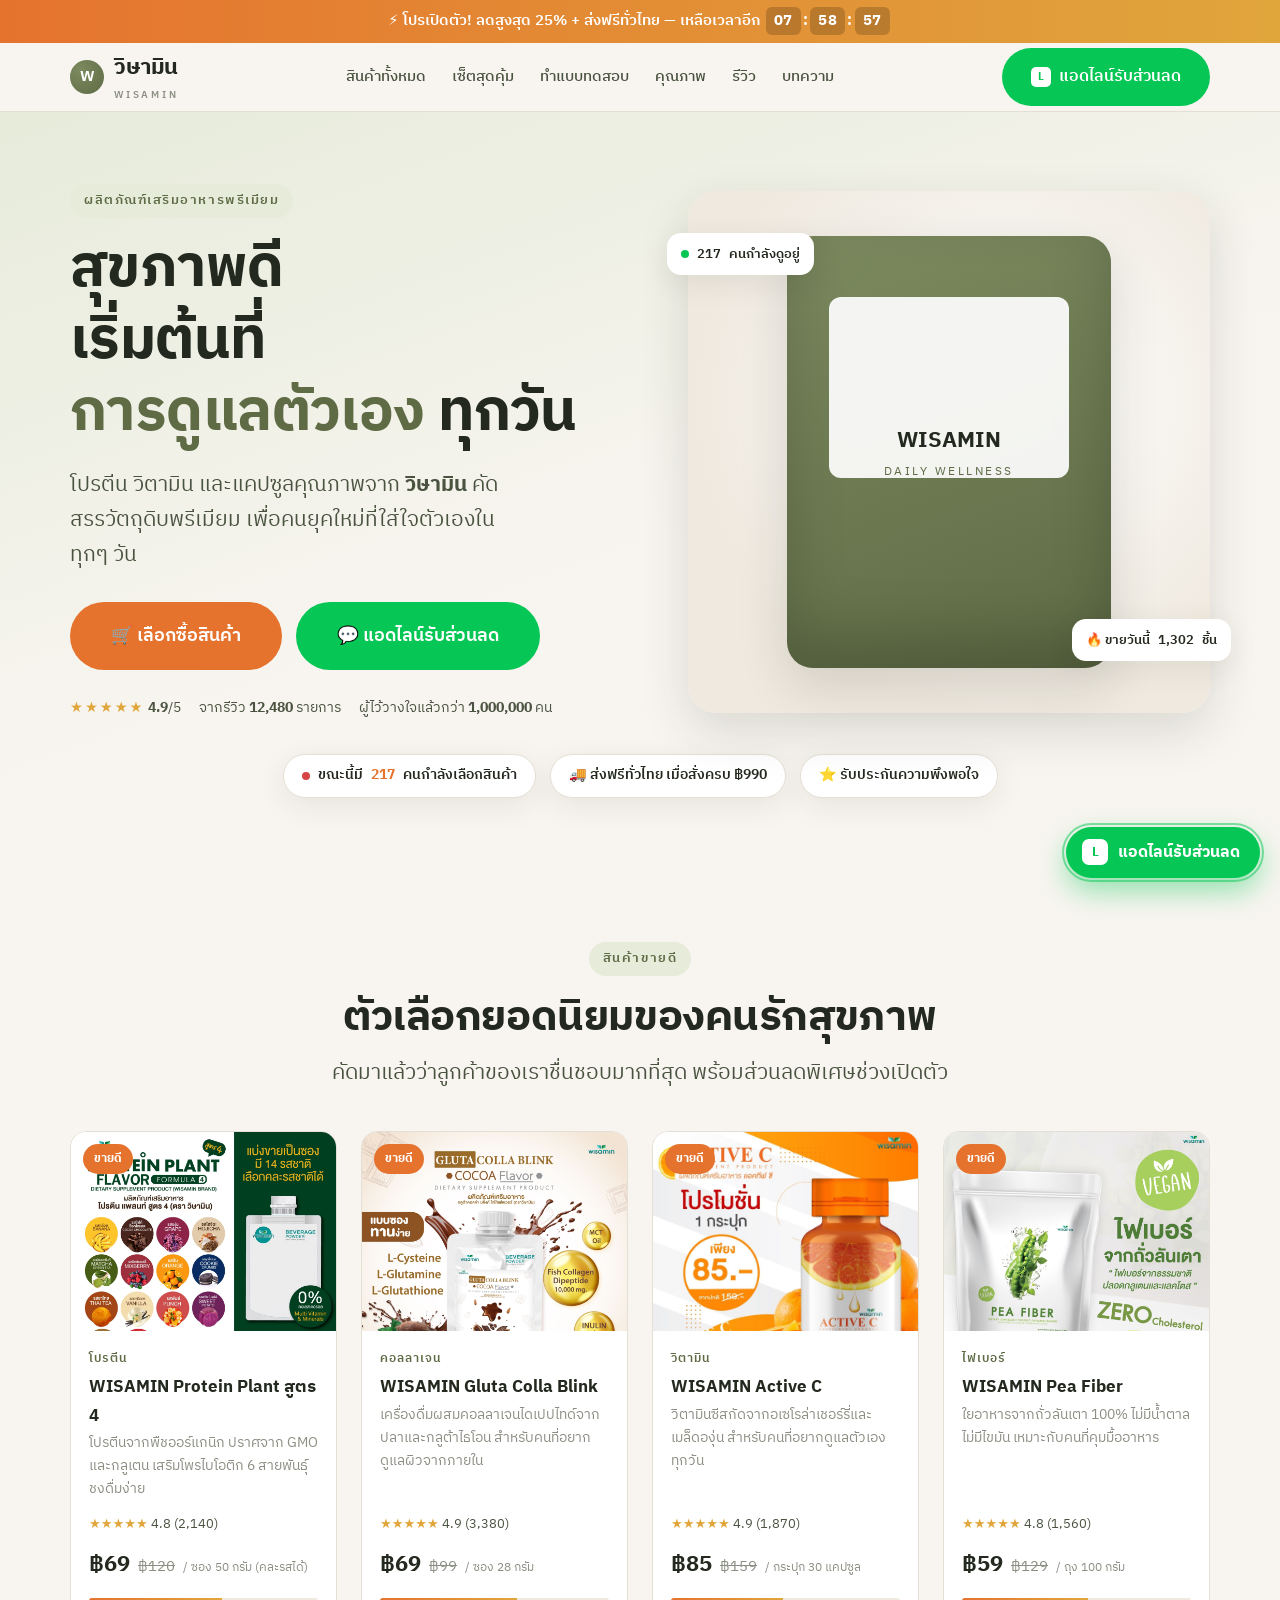
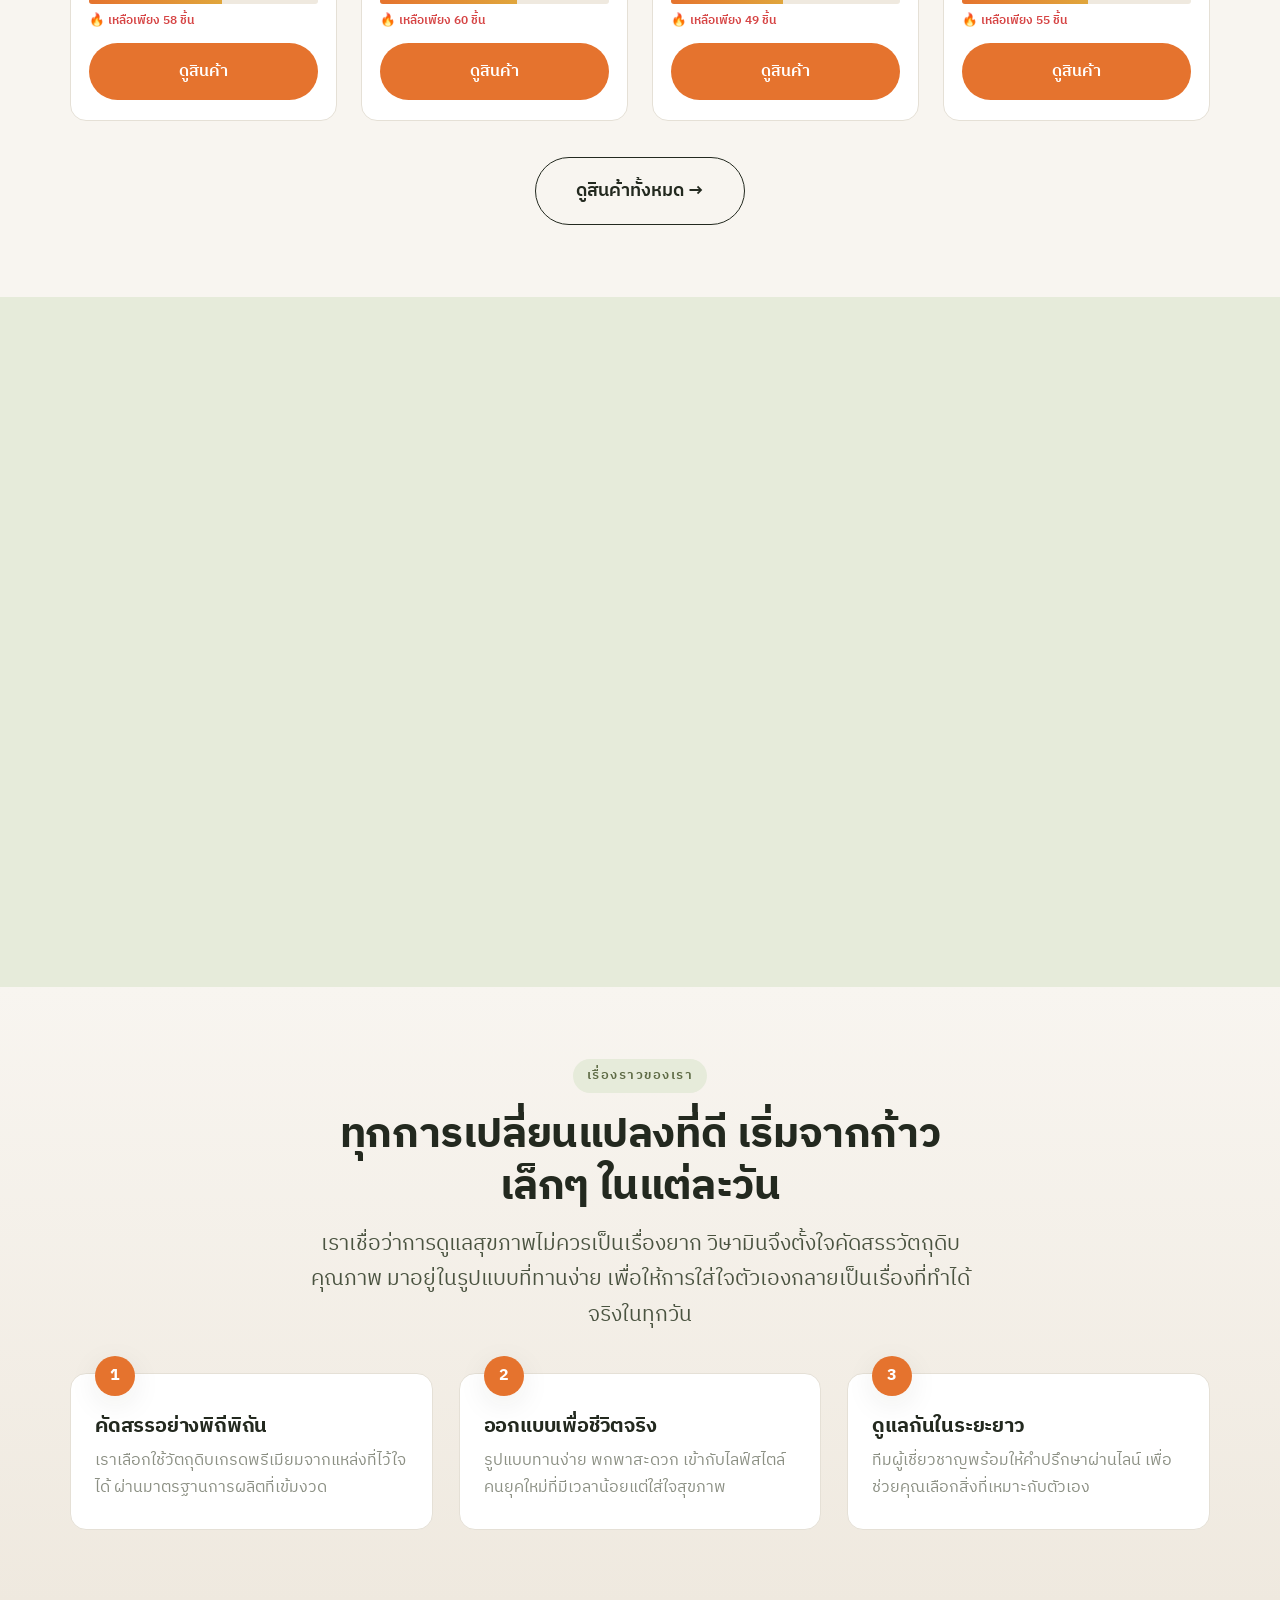
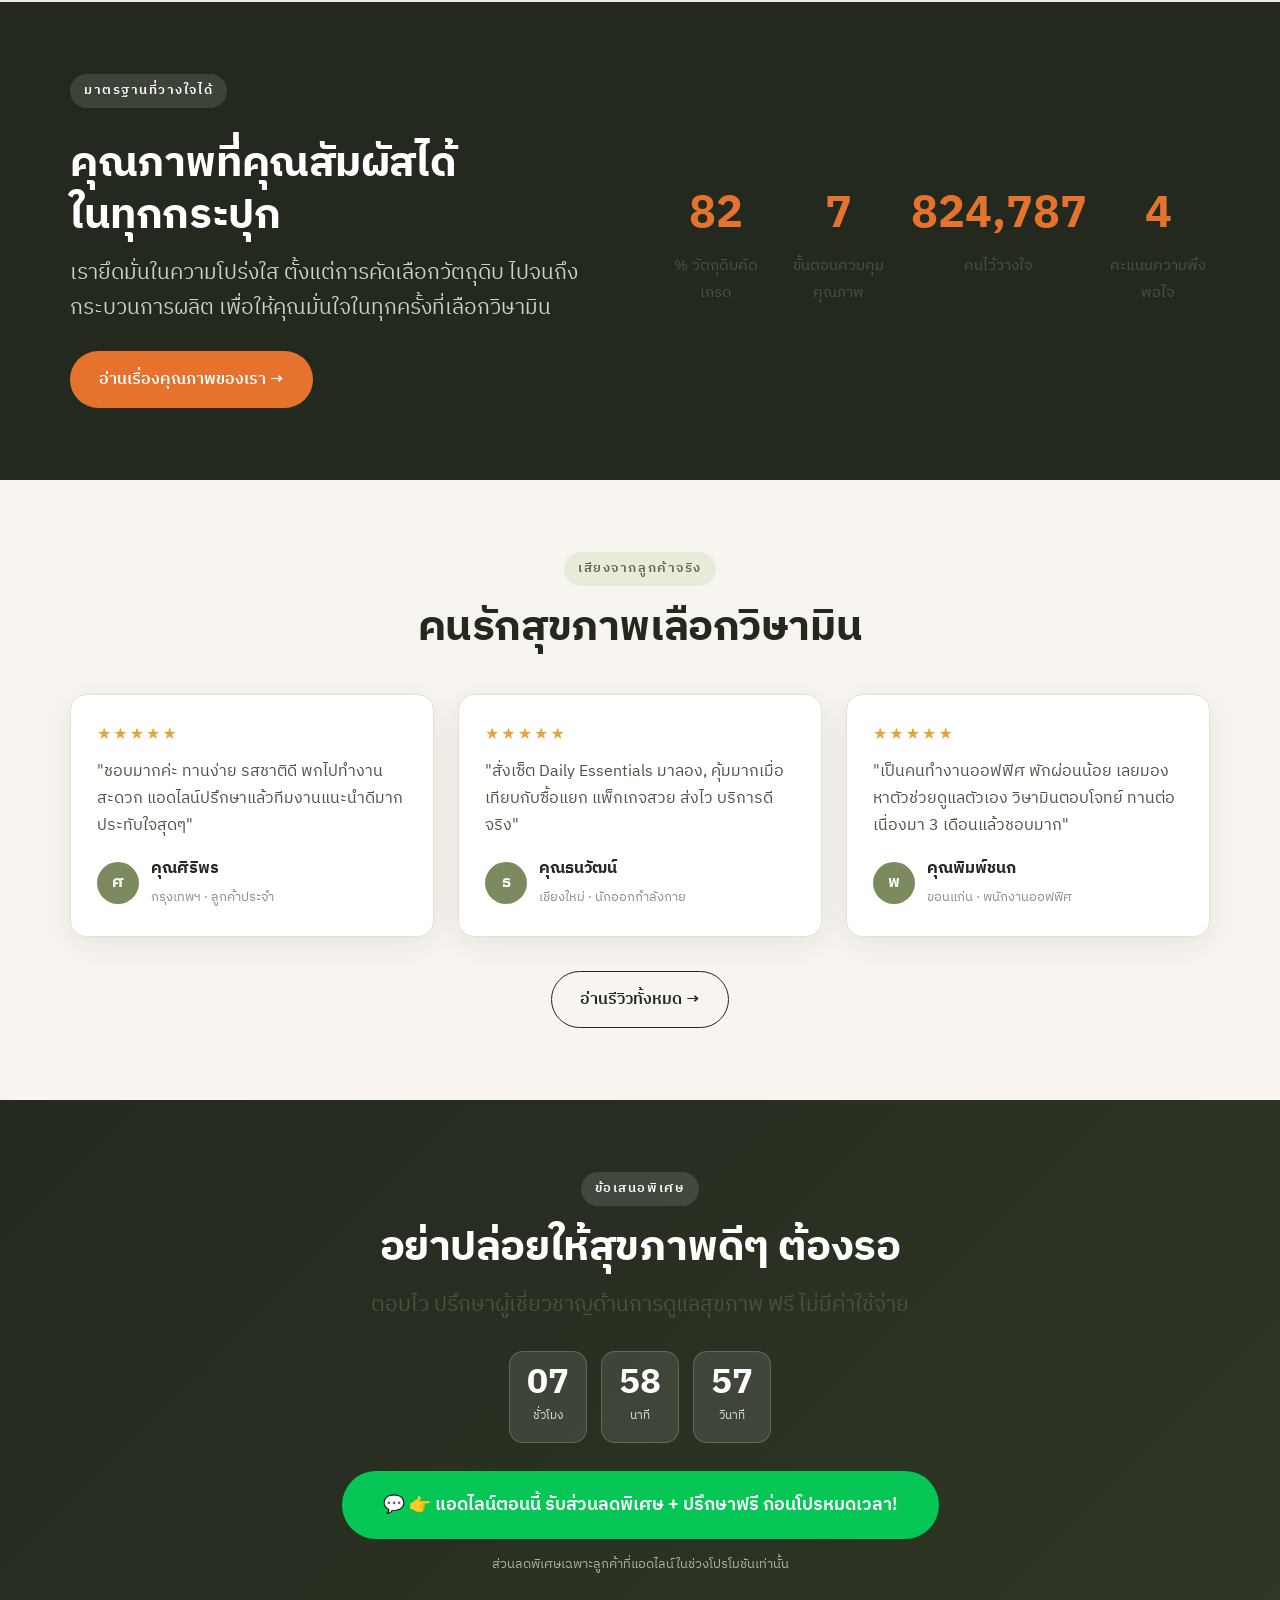
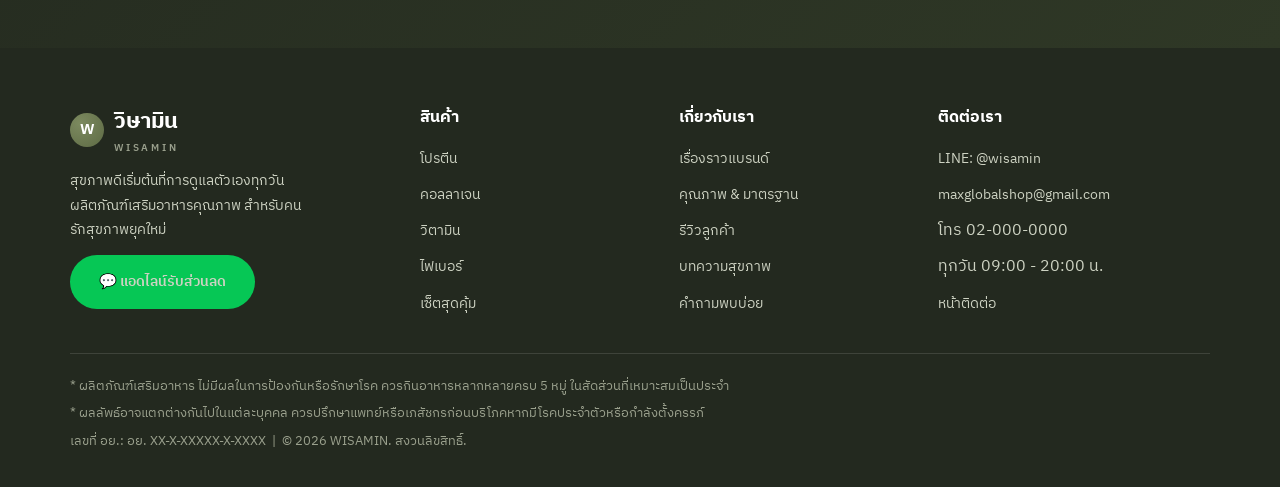
<file: index.html>
<!DOCTYPE html>
<html lang="th">
<head>
<meta charset="UTF-8">
<meta name="viewport" content="width=device-width, initial-scale=1.0">
<title>วิษามิน WISAMIN — สุขภาพดีเริ่มต้นที่การดูแลตัวเองทุกวัน</title>
<meta name="description" content="วิษามิน (WISAMIN) ผลิตภัณฑ์เสริมอาหารคุณภาพสำหรับคนรักสุขภาพ โปรตีน วิตามิน แคปซูล คัดสรรวัตถุดิบพรีเมียม แอดไลน์รับส่วนลดพิเศษวันนี้">
<link rel="preconnect" href="https://fonts.googleapis.com">
<link rel="preconnect" href="https://fonts.gstatic.com" crossorigin>
<link href="https://fonts.googleapis.com/css2?family=IBM+Plex+Sans+Thai:wght@400;500;600;700&family=Noto+Sans+Thai:wght@400;500;600;700;800&display=swap" rel="stylesheet">
<link rel="stylesheet" href="css/styles.css">
</head>
<body>
<div data-header></div>

<!-- HERO -->
<section class="hero">
  <div class="container">
    <div class="hero-grid">
      <div class="hero-copy">
        <span class="eyebrow">ผลิตภัณฑ์เสริมอาหารพรีเมียม</span>
        <h1>สุขภาพดี<br>เริ่มต้นที่<br><span style="color:var(--sage-dark)">การดูแลตัวเอง</span> ทุกวัน</h1>
        <p class="lead">โปรตีน วิตามิน และแคปซูลคุณภาพจาก <strong>วิษามิน</strong> คัดสรรวัตถุดิบพรีเมียม เพื่อคนยุคใหม่ที่ใส่ใจตัวเองในทุกๆ วัน</p>
        <div class="hero-cta">
          <a class="btn btn-accent btn-lg" href="shop.html">🛒 เลือกซื้อสินค้า</a>
          <a class="btn btn-line btn-lg" href="https://lin.ee/8K7mfwg" target="_blank" rel="noopener">💬 แอดไลน์รับส่วนลด</a>
        </div>
        <div class="hero-trust">
          <span><span class="stars">★★★★★</span> <b data-count="4.9" data-decimals="1">4.9</b>/5</span>
          <span>จากรีวิว <b data-count="12480">12,480</b> รายการ</span>
          <span>ผู้ไว้วางใจแล้วกว่า <b data-count="1000000">1,000,000</b> คน</span>
        </div>
      </div>
      <div class="hero-visual">
        <div class="hero-jar">
          <div class="jar-label">WISAMIN</div>
          <div class="jar-sub">DAILY WELLNESS</div>
        </div>
        <div class="floating-badge fb-1"><span class="dot"></span> <span data-live="viewing">247</span> คนกำลังดูอยู่</div>
        <div class="floating-badge fb-2">🔥 ขายวันนี้ <span data-live="soldtoday">1,382</span> ชิ้น</div>
      </div>
    </div>
    <div class="livestrip" style="margin-top:34px">
      <span class="chip"><span class="dot"></span> ขณะนี้มี <b data-live="viewing">247</b> คนกำลังเลือกสินค้า</span>
      <span class="chip">🚚 ส่งฟรีทั่วไทย เมื่อสั่งครบ ฿990</span>
      <span class="chip">⭐ รับประกันความพึงพอใจ</span>
    </div>
  </div>
</section>

<!-- สินค้าเด่น -->
<section>
  <div class="container">
    <div class="text-center reveal" style="max-width:640px;margin:0 auto 40px">
      <span class="eyebrow">สินค้าขายดี</span>
      <h2>ตัวเลือกยอดนิยมของคนรักสุขภาพ</h2>
      <p class="lead" style="margin-top:12px">คัดมาแล้วว่าลูกค้าของเราชื่นชอบมากที่สุด พร้อมส่วนลดพิเศษช่วงเปิดตัว</p>
    </div>
    <div class="grid grid-4" data-featured-grid></div>
    <div class="text-center" style="margin-top:36px">
      <a class="btn btn-outline btn-lg" href="shop.html">ดูสินค้าทั้งหมด →</a>
    </div>
  </div>
</section>

<!-- บันเดิล -->
<section class="band">
  <div class="container">
    <div class="split">
      <div class="reveal">
        <span class="pill">ประหยัดสูงสุด 25%</span>
        <h2 style="margin:14px 0">เซ็ต Daily Essentials<br>ดูแลตัวเองครบ จบในเซ็ตเดียว</h2>
        <p class="lead">รวม 3 ตัวช่วยประจำวันที่คนรักสุขภาพเลือกมากที่สุด — วิตามินซี, ใยอาหารจากถั่วลันเตา และกลูต้าคอลลาเจนชงดื่ม ในราคาสุดคุ้ม</p>
        <ul class="feature-list">
          <li><span class="ic">✓</span> คุ้มกว่าซื้อแยกกว่า ฿54</li>
          <li><span class="ic">✓</span> ครบชุดดูแลสุขภาพประจำวัน</li>
          <li><span class="ic">✓</span> ส่งฟรีทั่วไทย</li>
        </ul>
        <div style="margin-top:24px;display:flex;gap:12px;flex-wrap:wrap">
          <a class="btn btn-accent btn-lg" href="bundle.html">ดูเซ็ตสุดคุ้ม</a>
          <a class="btn btn-line btn-lg" href="https://lin.ee/8K7mfwg" target="_blank" rel="noopener">💬 สอบถามผ่านไลน์</a>
        </div>
      </div>
      <div class="reveal hero-visual" style="background:radial-gradient(circle at 50% 40%,#fff,#e6ebda)">
        <div style="display:flex;gap:14px" data-bundle-thumbs></div>
      </div>
    </div>
  </div>
</section>

<!-- Storytelling -->
<section class="story">
  <div class="container">
    <div class="text-center reveal" style="max-width:680px;margin:0 auto">
      <span class="eyebrow">เรื่องราวของเรา</span>
      <h2>ทุกการเปลี่ยนแปลงที่ดี เริ่มจากก้าวเล็กๆ ในแต่ละวัน</h2>
      <p class="lead" style="margin-top:14px">เราเชื่อว่าการดูแลสุขภาพไม่ควรเป็นเรื่องยาก วิษามินจึงตั้งใจคัดสรรวัตถุดิบคุณภาพ มาอยู่ในรูปแบบที่ทานง่าย เพื่อให้การใส่ใจตัวเองกลายเป็นเรื่องที่ทำได้จริงในทุกวัน</p>
    </div>
    <div class="story-steps">
      <div class="story-step reveal">
        <h3>คัดสรรอย่างพิถีพิถัน</h3>
        <p class="muted">เราเลือกใช้วัตถุดิบเกรดพรีเมียมจากแหล่งที่ไว้ใจได้ ผ่านมาตรฐานการผลิตที่เข้มงวด</p>
      </div>
      <div class="story-step reveal">
        <h3>ออกแบบเพื่อชีวิตจริง</h3>
        <p class="muted">รูปแบบทานง่าย พกพาสะดวก เข้ากับไลฟ์สไตล์คนยุคใหม่ที่มีเวลาน้อยแต่ใส่ใจสุขภาพ</p>
      </div>
      <div class="story-step reveal">
        <h3>ดูแลกันในระยะยาว</h3>
        <p class="muted">ทีมผู้เชี่ยวชาญพร้อมให้คำปรึกษาผ่านไลน์ เพื่อช่วยคุณเลือกสิ่งที่เหมาะกับตัวเอง</p>
      </div>
    </div>
  </div>
</section>

<!-- คุณภาพ / มาตรฐาน -->
<section class="band-dark">
  <div class="container">
    <div class="split">
      <div class="reveal">
        <span class="eyebrow" style="background:rgba(255,255,255,.12);color:#fff">มาตรฐานที่วางใจได้</span>
        <h2 style="color:#fff;margin:14px 0">คุณภาพที่คุณสัมผัสได้<br>ในทุกกระปุก</h2>
        <p class="lead">เรายึดมั่นในความโปร่งใส ตั้งแต่การคัดเลือกวัตถุดิบ ไปจนถึงกระบวนการผลิต เพื่อให้คุณมั่นใจในทุกครั้งที่เลือกวิษามิน</p>
        <div style="margin-top:24px"><a class="btn btn-accent" href="science.html">อ่านเรื่องคุณภาพของเรา →</a></div>
      </div>
      <div class="stats reveal" style="align-content:center">
        <div class="stat"><b data-count="100">100</b><span>% วัตถุดิบคัดเกรด</span></div>
        <div class="stat"><b data-count="8">8</b><span>ขั้นตอนควบคุมคุณภาพ</span></div>
        <div class="stat"><b data-count="1000000">1,000,000</b><span>คนไว้วางใจ</span></div>
        <div class="stat"><b data-count="4.9" data-decimals="1">4.9</b><span>คะแนนความพึงพอใจ</span></div>
      </div>
    </div>
  </div>
</section>

<!-- รีวิว -->
<section>
  <div class="container">
    <div class="text-center reveal" style="max-width:600px;margin:0 auto 40px">
      <span class="eyebrow">เสียงจากลูกค้าจริง</span>
      <h2>คนรักสุขภาพเลือกวิษามิน</h2>
    </div>
    <div class="grid grid-3">
      <div class="review-card reveal">
        <div class="stars">★★★★★</div>
        <p>"ชอบมากค่ะ ทานง่าย รสชาติดี พกไปทำงานสะดวก แอดไลน์ปรึกษาแล้วทีมงานแนะนำดีมาก ประทับใจสุดๆ"</p>
        <div class="review-who"><span class="av">ศ</span><div><b>คุณศิริพร</b><br><small>กรุงเทพฯ · ลูกค้าประจำ</small></div></div>
      </div>
      <div class="review-card reveal">
        <div class="stars">★★★★★</div>
        <p>"สั่งเซ็ต Daily Essentials มาลอง, คุ้มมากเมื่อเทียบกับซื้อแยก แพ็กเกจสวย ส่งไว บริการดีจริง"</p>
        <div class="review-who"><span class="av">ธ</span><div><b>คุณธนวัฒน์</b><br><small>เชียงใหม่ · นักออกกำลังกาย</small></div></div>
      </div>
      <div class="review-card reveal">
        <div class="stars">★★★★★</div>
        <p>"เป็นคนทำงานออฟฟิศ พักผ่อนน้อย เลยมองหาตัวช่วยดูแลตัวเอง วิษามินตอบโจทย์ ทานต่อเนื่องมา 3 เดือนแล้วชอบมาก"</p>
        <div class="review-who"><span class="av">พ</span><div><b>คุณพิมพ์ชนก</b><br><small>ขอนแก่น · พนักงานออฟฟิศ</small></div></div>
      </div>
    </div>
    <div class="text-center" style="margin-top:34px"><a class="btn btn-outline" href="reviews.html">อ่านรีวิวทั้งหมด →</a></div>
  </div>
</section>

<!-- CTA + Countdown -->
<div data-line-cta></div>

<div data-footer></div>

<script src="js/config.js"></script>
<script src="js/products.js"></script>
<script src="js/render.js"></script>
<script src="js/urgency.js"></script>
<script src="js/main.js"></script>
<script>
  document.addEventListener('DOMContentLoaded', function () {
    // สินค้าเด่น 4 ตัว
    var featured = ['protein-plant','gluta-colla-blink','active-c','pea-fiber'].map(getProductById);
    renderGrid('[data-featured-grid]', featured);
    // รูปสินค้าจริงในบันเดิล
    var bundleThumbs = document.querySelector('[data-bundle-thumbs]');
    if (bundleThumbs) {
      bundleThumbs.innerHTML = window.WISAMIN_BUNDLE.items.map(getProductById).map(function (p) {
        return '<img src="' + p.image + '" alt="' + p.name + '" style="width:110px;height:150px;object-fit:cover;border-radius:16px;box-shadow:var(--shadow)">';
      }).join('');
    }
    // แทรก CTA ไลน์
    var slot = document.querySelector('[data-line-cta]');
    if (slot) slot.outerHTML = window.lineCtaBlock();
    // re-run reveal/urgency สำหรับ element ที่เพิ่งฉีดเข้ามา
    if (window.initUrgency) window.initUrgency();
    if (window.initReveal) window.initReveal();
  });
</script>
</body>
</html>
</file>
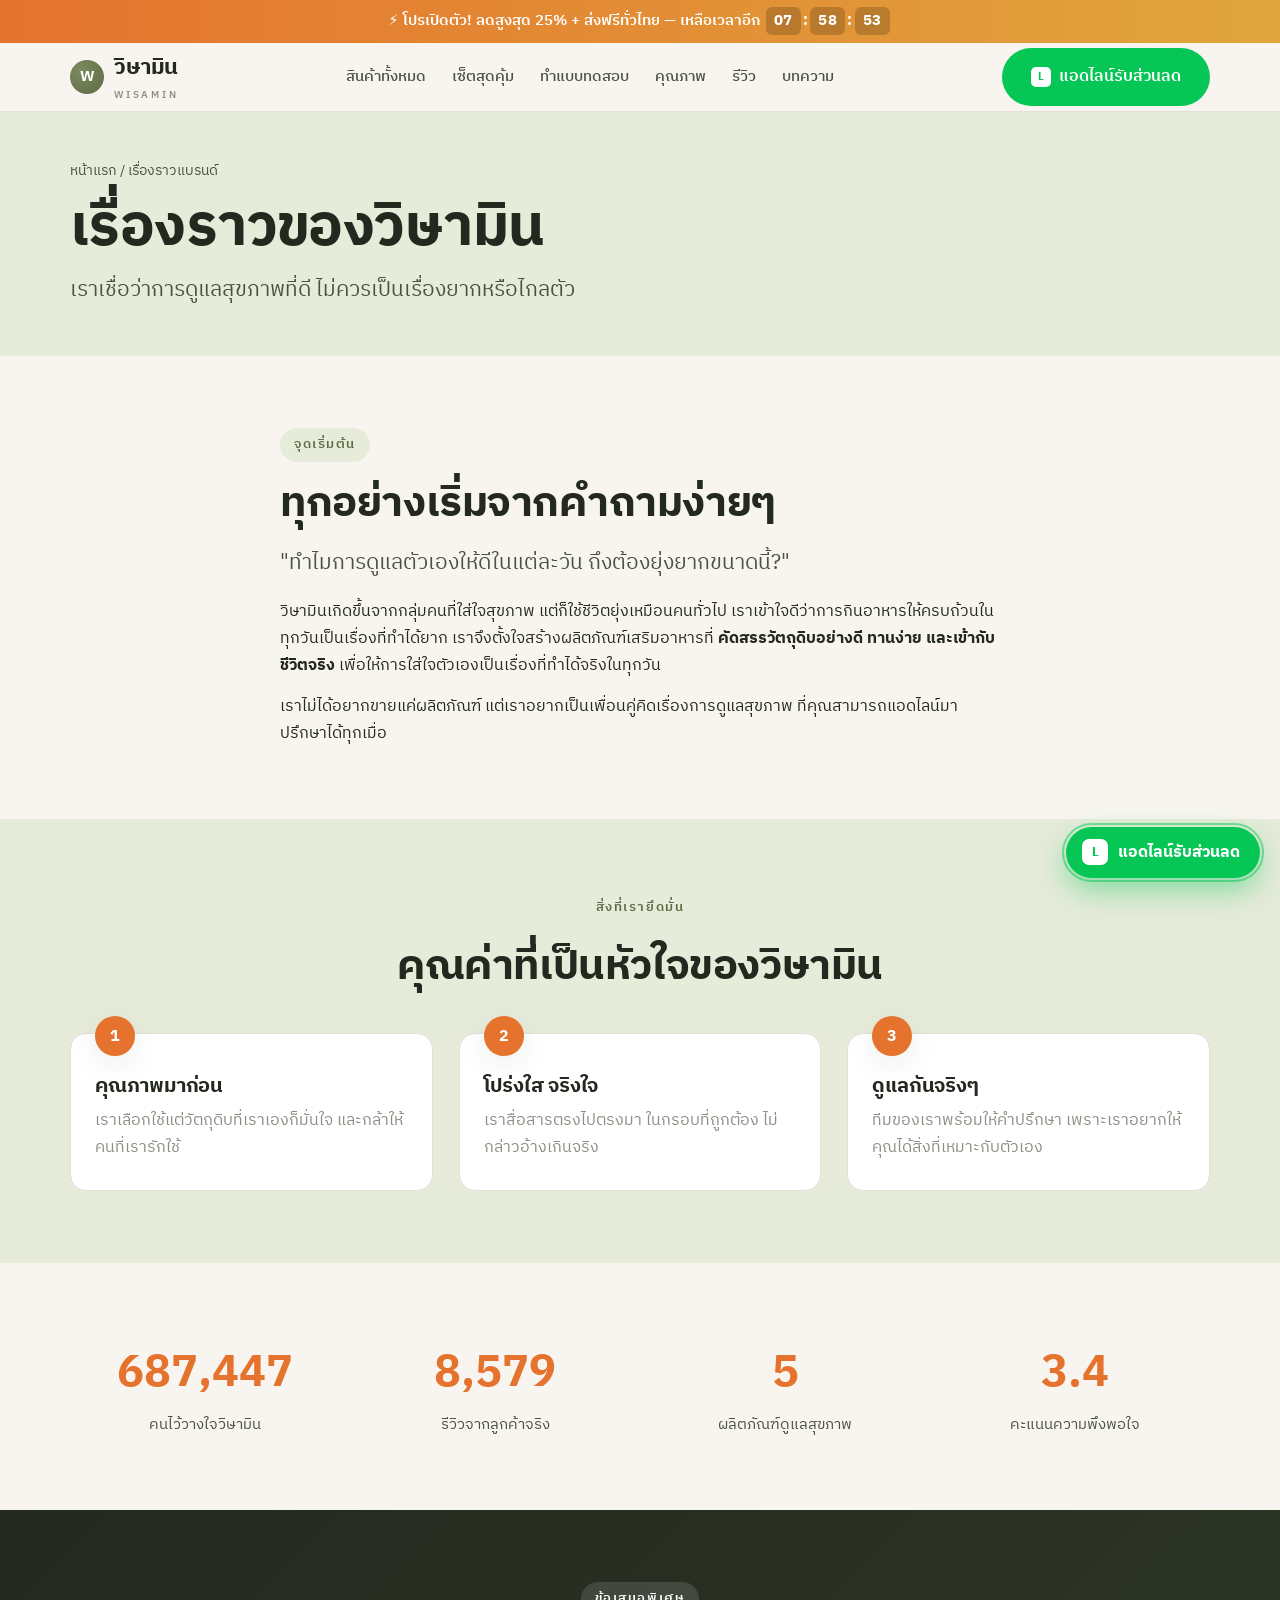
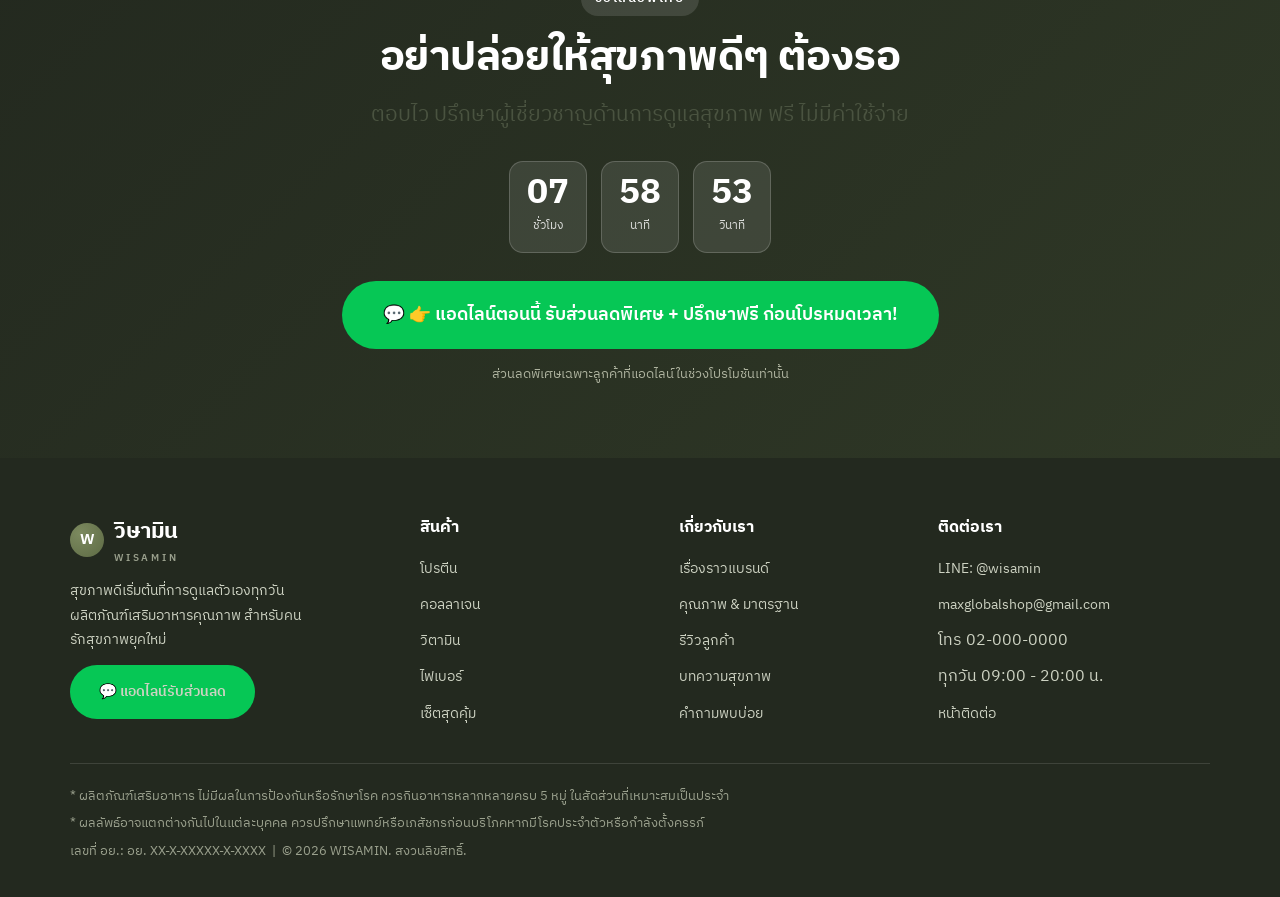
<file: about.html>
<!DOCTYPE html>
<html lang="th">
<head>
<meta charset="UTF-8">
<meta name="viewport" content="width=device-width, initial-scale=1.0">
<title>เรื่องราวแบรนด์ — วิษามิน WISAMIN</title>
<meta name="description" content="เรื่องราวของวิษามิน แบรนด์ผลิตภัณฑ์เสริมอาหารที่เชื่อว่าสุขภาพดีเริ่มต้นจากการดูแลตัวเองทุกวัน">
<link rel="preconnect" href="https://fonts.googleapis.com">
<link rel="preconnect" href="https://fonts.gstatic.com" crossorigin>
<link href="https://fonts.googleapis.com/css2?family=IBM+Plex+Sans+Thai:wght@400;500;600;700&family=Noto+Sans+Thai:wght@400;500;600;700;800&display=swap" rel="stylesheet">
<link rel="stylesheet" href="css/styles.css">
</head>
<body>
<div data-header></div>

<div class="page-head">
  <div class="container">
    <div class="breadcrumb"><a href="index.html">หน้าแรก</a> / เรื่องราวแบรนด์</div>
    <h1>เรื่องราวของวิษามิน</h1>
    <p class="lead" style="margin-top:8px">เราเชื่อว่าการดูแลสุขภาพที่ดี ไม่ควรเป็นเรื่องยากหรือไกลตัว</p>
  </div>
</div>

<section>
  <div class="container">
    <div style="max-width:720px;margin:0 auto" class="reveal">
      <span class="eyebrow">จุดเริ่มต้น</span>
      <h2>ทุกอย่างเริ่มจากคำถามง่ายๆ</h2>
      <p class="lead" style="margin:16px 0">"ทำไมการดูแลตัวเองให้ดีในแต่ละวัน ถึงต้องยุ่งยากขนาดนี้?"</p>
      <p>วิษามินเกิดขึ้นจากกลุ่มคนที่ใส่ใจสุขภาพ แต่ก็ใช้ชีวิตยุ่งเหมือนคนทั่วไป เราเข้าใจดีว่าการกินอาหารให้ครบถ้วนในทุกวันเป็นเรื่องที่ทำได้ยาก เราจึงตั้งใจสร้างผลิตภัณฑ์เสริมอาหารที่ <strong>คัดสรรวัตถุดิบอย่างดี ทานง่าย และเข้ากับชีวิตจริง</strong> เพื่อให้การใส่ใจตัวเองเป็นเรื่องที่ทำได้จริงในทุกวัน</p>
      <p style="margin-top:14px">เราไม่ได้อยากขายแค่ผลิตภัณฑ์ แต่เราอยากเป็นเพื่อนคู่คิดเรื่องการดูแลสุขภาพ ที่คุณสามารถแอดไลน์มาปรึกษาได้ทุกเมื่อ</p>
    </div>
  </div>
</section>

<section class="band">
  <div class="container">
    <div class="text-center reveal" style="max-width:600px;margin:0 auto 40px">
      <span class="eyebrow">สิ่งที่เรายึดมั่น</span>
      <h2>คุณค่าที่เป็นหัวใจของวิษามิน</h2>
    </div>
    <div class="story-steps">
      <div class="story-step reveal"><h3>คุณภาพมาก่อน</h3><p class="muted">เราเลือกใช้แต่วัตถุดิบที่เราเองก็มั่นใจ และกล้าให้คนที่เรารักใช้</p></div>
      <div class="story-step reveal"><h3>โปร่งใส จริงใจ</h3><p class="muted">เราสื่อสารตรงไปตรงมา ในกรอบที่ถูกต้อง ไม่กล่าวอ้างเกินจริง</p></div>
      <div class="story-step reveal"><h3>ดูแลกันจริงๆ</h3><p class="muted">ทีมของเราพร้อมให้คำปรึกษา เพราะเราอยากให้คุณได้สิ่งที่เหมาะกับตัวเอง</p></div>
    </div>
  </div>
</section>

<section>
  <div class="container">
    <div class="stats reveal">
      <div class="stat"><b data-count="1000000">1,000,000</b><span>คนไว้วางใจวิษามิน</span></div>
      <div class="stat"><b data-count="12480">12,480</b><span>รีวิวจากลูกค้าจริง</span></div>
      <div class="stat"><b data-count="8">8</b><span>ผลิตภัณฑ์ดูแลสุขภาพ</span></div>
      <div class="stat"><b data-count="4.9" data-decimals="1">4.9</b><span>คะแนนความพึงพอใจ</span></div>
    </div>
  </div>
</section>

<div data-line-cta></div>
<div data-footer></div>

<script src="js/config.js"></script>
<script src="js/products.js"></script>
<script src="js/render.js"></script>
<script src="js/urgency.js"></script>
<script src="js/main.js"></script>
<script>
  document.addEventListener('DOMContentLoaded', function () {
    var slot = document.querySelector('[data-line-cta]');
    if (slot) slot.outerHTML = window.lineCtaBlock();
    if (window.initUrgency) window.initUrgency();
    if (window.initReveal) window.initReveal();
  });
</script>
</body>
</html>
</file>
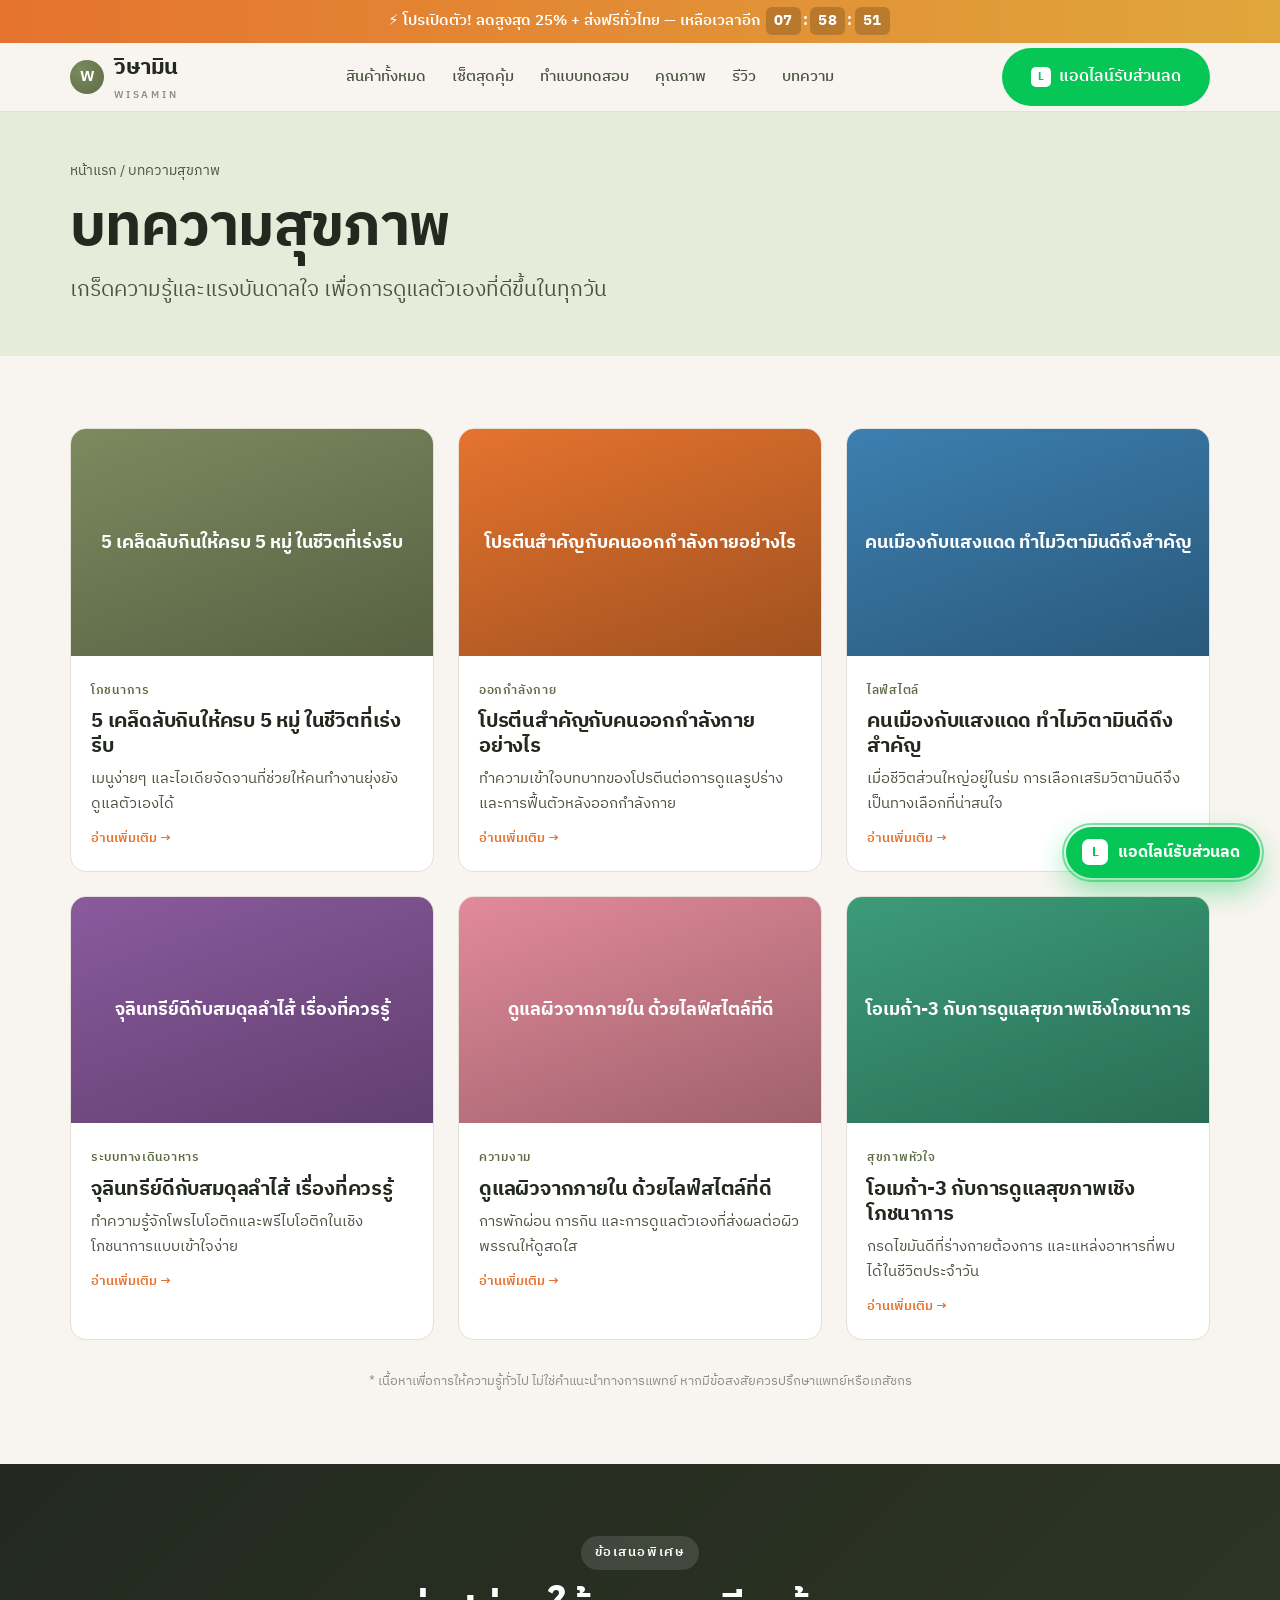
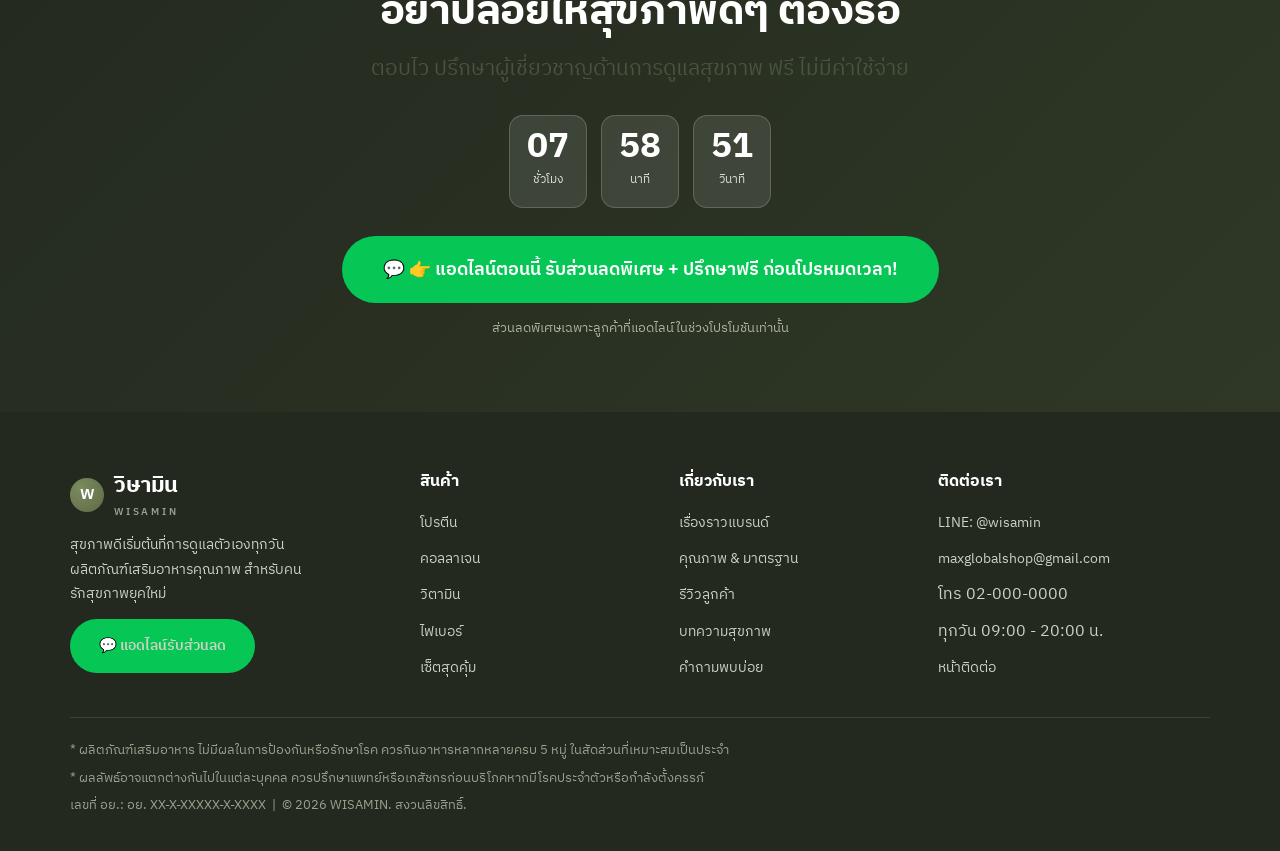
<file: blog.html>
<!DOCTYPE html>
<html lang="th">
<head>
<meta charset="UTF-8">
<meta name="viewport" content="width=device-width, initial-scale=1.0">
<title>บทความสุขภาพ — วิษามิน WISAMIN</title>
<meta name="description" content="เกร็ดความรู้และแรงบันดาลใจเรื่องการดูแลสุขภาพในชีวิตประจำวัน จากวิษามิน">
<link rel="preconnect" href="https://fonts.googleapis.com">
<link rel="preconnect" href="https://fonts.gstatic.com" crossorigin>
<link href="https://fonts.googleapis.com/css2?family=IBM+Plex+Sans+Thai:wght@400;500;600;700&family=Noto+Sans+Thai:wght@400;500;600;700;800&display=swap" rel="stylesheet">
<link rel="stylesheet" href="css/styles.css">
<style>
  .blog-card { background:#fff;border:1px solid var(--border);border-radius:var(--radius);overflow:hidden;transition:.2s;display:flex;flex-direction:column }
  .blog-card:hover { transform:translateY(-6px);box-shadow:var(--shadow-lg) }
  .blog-cover { aspect-ratio:16/10;display:grid;place-items:center;color:#fff;font-weight:800;font-size:1.1rem;text-align:center;padding:16px }
  .blog-body { padding:20px }
  .blog-tag { font-size:.74rem;font-weight:600;color:var(--sage-dark);letter-spacing:.06em;text-transform:uppercase }
  .blog-body h3 { margin:6px 0 8px }
  .blog-body p { color:var(--ink-soft);font-size:.92rem }
</style>
</head>
<body>
<div data-header></div>

<div class="page-head">
  <div class="container">
    <div class="breadcrumb"><a href="index.html">หน้าแรก</a> / บทความสุขภาพ</div>
    <h1>บทความสุขภาพ</h1>
    <p class="lead" style="margin-top:8px">เกร็ดความรู้และแรงบันดาลใจ เพื่อการดูแลตัวเองที่ดีขึ้นในทุกวัน</p>
  </div>
</div>

<section>
  <div class="container">
    <div class="grid grid-3" data-blog-grid></div>
    <p class="note text-center" style="margin-top:30px">* เนื้อหาเพื่อการให้ความรู้ทั่วไป ไม่ใช่คำแนะนำทางการแพทย์ หากมีข้อสงสัยควรปรึกษาแพทย์หรือเภสัชกร</p>
  </div>
</section>

<div data-line-cta></div>
<div data-footer></div>

<script src="js/config.js"></script>
<script src="js/products.js"></script>
<script src="js/render.js"></script>
<script src="js/urgency.js"></script>
<script src="js/main.js"></script>
<script>
  var POSTS = [
    ['โภชนาการ','#7c8a5f','5 เคล็ดลับกินให้ครบ 5 หมู่ ในชีวิตที่เร่งรีบ','เมนูง่ายๆ และไอเดียจัดจานที่ช่วยให้คนทำงานยุ่งยังดูแลตัวเองได้'],
    ['ออกกำลังกาย','#e5732e','โปรตีนสำคัญกับคนออกกำลังกายอย่างไร','ทำความเข้าใจบทบาทของโปรตีนต่อการดูแลรูปร่างและการฟื้นตัวหลังออกกำลังกาย'],
    ['ไลฟ์สไตล์','#3c7fb0','คนเมืองกับแสงแดด ทำไมวิตามินดีถึงสำคัญ','เมื่อชีวิตส่วนใหญ่อยู่ในร่ม การเลือกเสริมวิตามินดีจึงเป็นทางเลือกที่น่าสนใจ'],
    ['ระบบทางเดินอาหาร','#8a5a9e','จุลินทรีย์ดีกับสมดุลลำไส้ เรื่องที่ควรรู้','ทำความรู้จักโพรไบโอติกและพรีไบโอติกในเชิงโภชนาการแบบเข้าใจง่าย'],
    ['ความงาม','#e28a9a','ดูแลผิวจากภายใน ด้วยไลฟ์สไตล์ที่ดี','การพักผ่อน การกิน และการดูแลตัวเองที่ส่งผลต่อผิวพรรณให้ดูสดใส'],
    ['สุขภาพหัวใจ','#3c9b7a','โอเมก้า-3 กับการดูแลสุขภาพเชิงโภชนาการ','กรดไขมันดีที่ร่างกายต้องการ และแหล่งอาหารที่พบได้ในชีวิตประจำวัน'],
  ];
  document.addEventListener('DOMContentLoaded', function () {
    document.querySelector('[data-blog-grid]').innerHTML = POSTS.map(function (p) {
      return '<a class="blog-card reveal" href="' + window.WISAMIN_CONFIG.brand.lineUrl + '" target="_blank" rel="noopener">' +
        '<div class="blog-cover" style="background:linear-gradient(160deg,' + p[1] + ',' + shadeColor(p[1]) + ')">' + p[2] + '</div>' +
        '<div class="blog-body"><span class="blog-tag">' + p[0] + '</span><h3>' + p[2] + '</h3><p>' + p[3] + '</p>' +
        '<span class="note" style="color:var(--accent);font-weight:600;margin-top:10px;display:inline-block">อ่านเพิ่มเติม →</span></div></a>';
    }).join('');
    var slot = document.querySelector('[data-line-cta]');
    if (slot) slot.outerHTML = window.lineCtaBlock();
    if (window.initUrgency) window.initUrgency();
    if (window.initReveal) window.initReveal();
  });
</script>
</body>
</html>
</file>
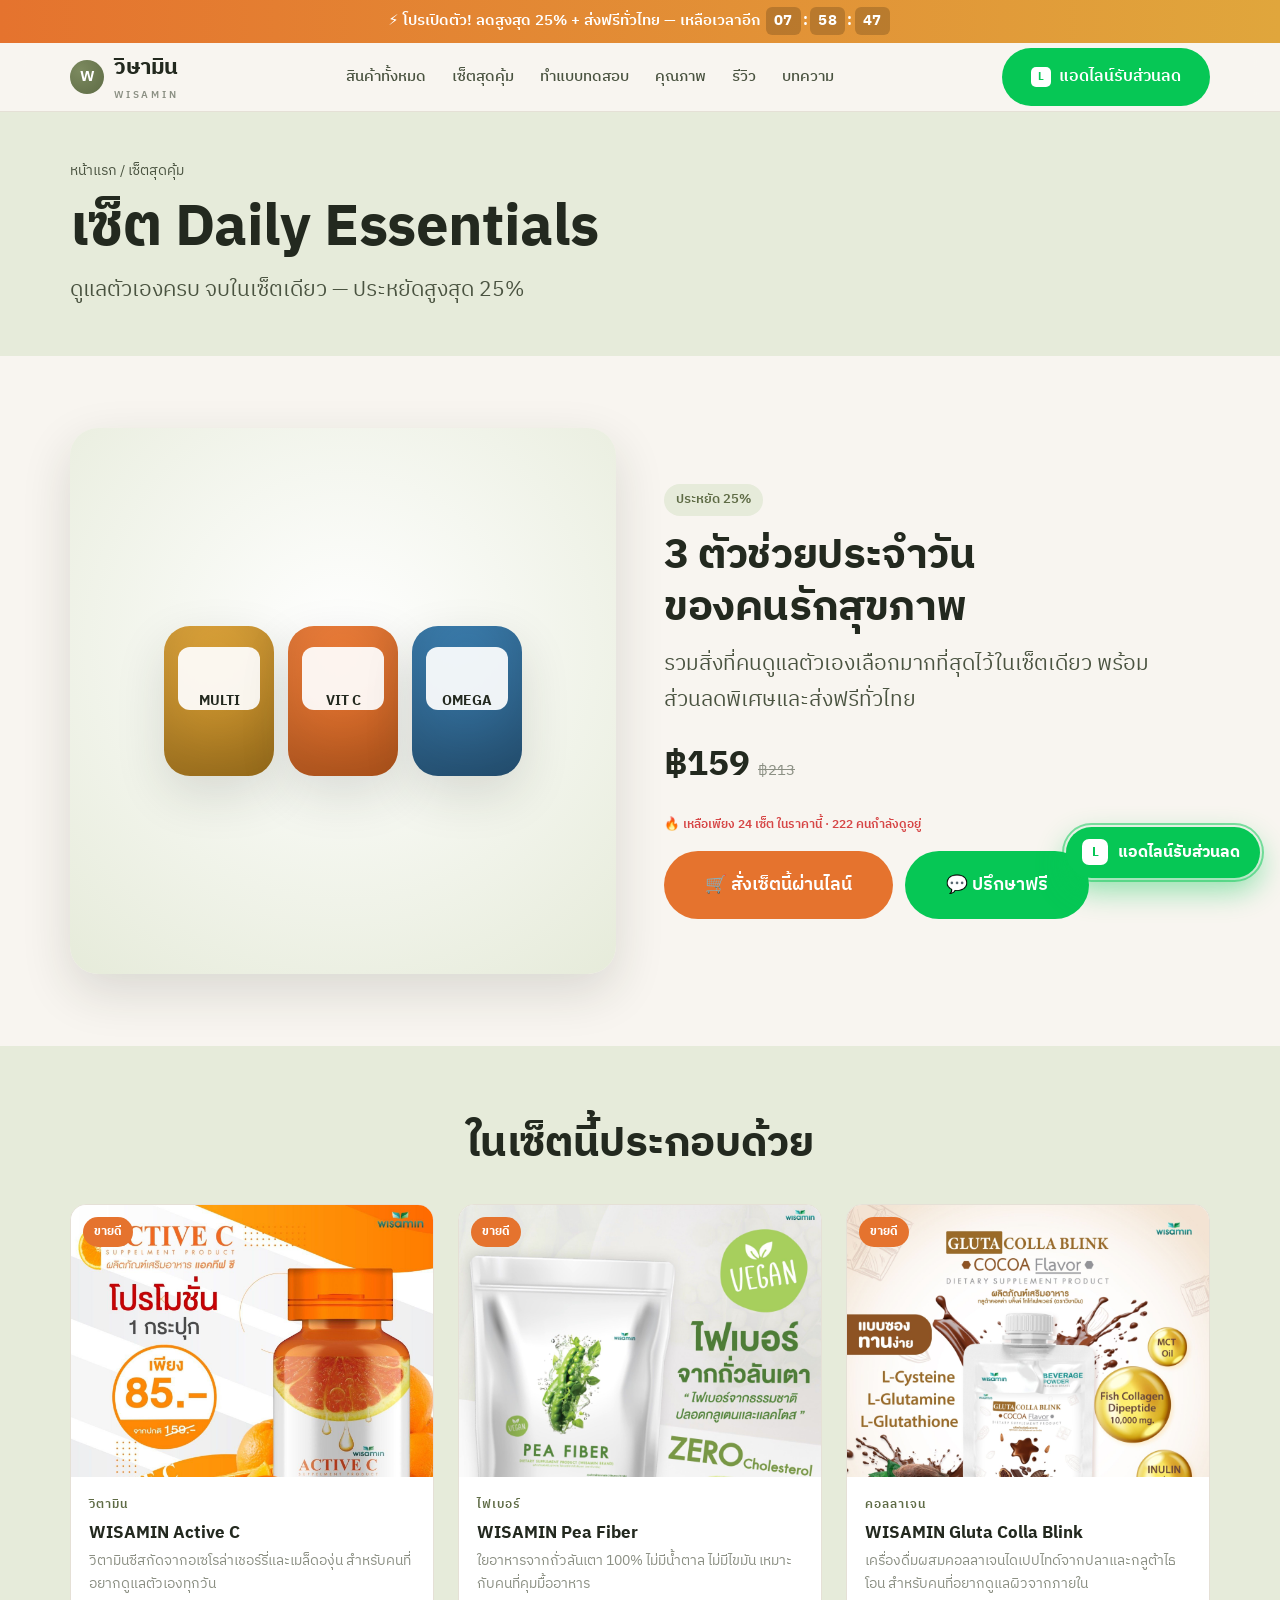
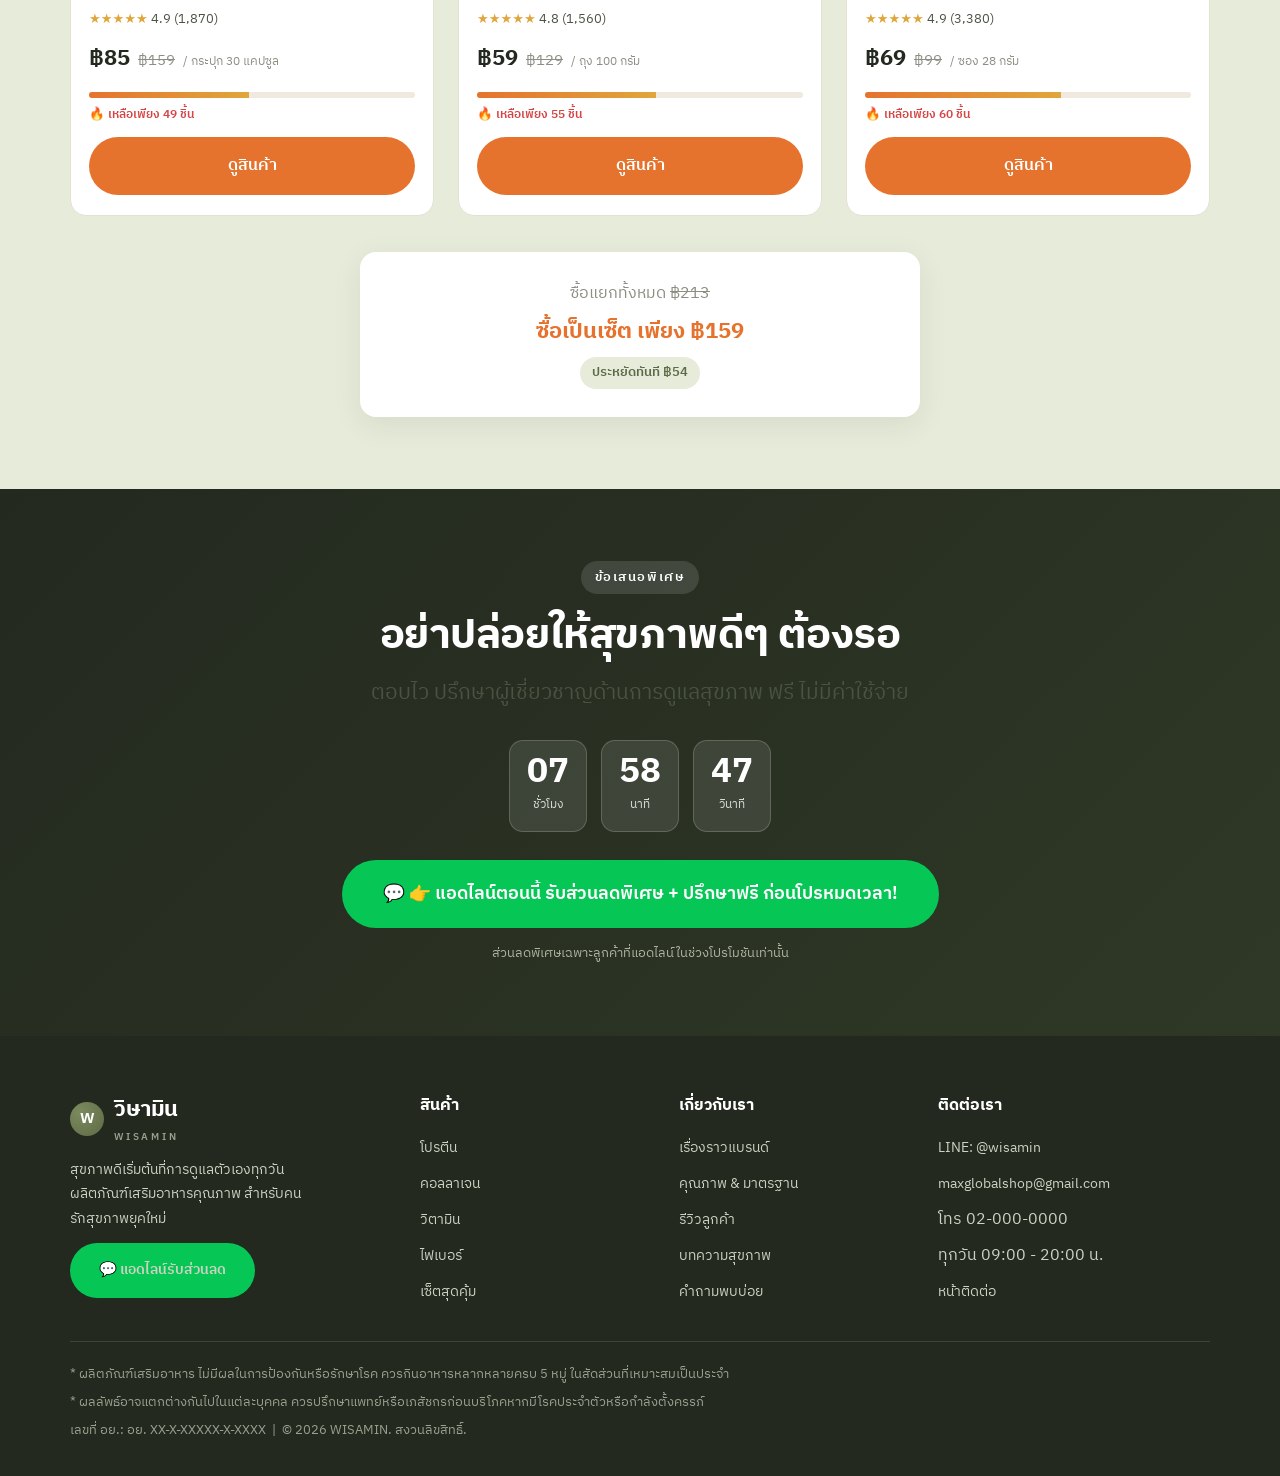
<file: bundle.html>
<!DOCTYPE html>
<html lang="th">
<head>
<meta charset="UTF-8">
<meta name="viewport" content="width=device-width, initial-scale=1.0">
<title>เซ็ตสุดคุ้ม Daily Essentials — วิษามิน WISAMIN</title>
<meta name="description" content="เซ็ต Daily Essentials รวมมัลติวิตามิน วิตามินซี และโอเมก้า-3 ประหยัดสูงสุด 25% ส่งฟรีทั่วไทย">
<link rel="preconnect" href="https://fonts.googleapis.com">
<link rel="preconnect" href="https://fonts.gstatic.com" crossorigin>
<link href="https://fonts.googleapis.com/css2?family=IBM+Plex+Sans+Thai:wght@400;500;600;700&family=Noto+Sans+Thai:wght@400;500;600;700;800&display=swap" rel="stylesheet">
<link rel="stylesheet" href="css/styles.css">
</head>
<body>
<div data-header></div>

<div class="page-head">
  <div class="container">
    <div class="breadcrumb"><a href="index.html">หน้าแรก</a> / เซ็ตสุดคุ้ม</div>
    <h1>เซ็ต Daily Essentials</h1>
    <p class="lead" style="margin-top:8px">ดูแลตัวเองครบ จบในเซ็ตเดียว — ประหยัดสูงสุด 25%</p>
  </div>
</div>

<section>
  <div class="container">
    <div class="split">
      <div class="reveal hero-visual" style="background:radial-gradient(circle at 50% 40%,#fff,#e6ebda)">
        <div style="display:flex;gap:14px">
          <div class="hero-jar" style="width:110px;height:150px;background:linear-gradient(160deg,#e0a63c,#b07d1f)"><div class="jar-label" style="font-size:.9rem">MULTI</div></div>
          <div class="hero-jar" style="width:110px;height:150px;background:linear-gradient(160deg,#f0803c,#c85f1f)"><div class="jar-label" style="font-size:.9rem">VIT C</div></div>
          <div class="hero-jar" style="width:110px;height:150px;background:linear-gradient(160deg,#3c7fb0,#295a80)"><div class="jar-label" style="font-size:.85rem">OMEGA</div></div>
        </div>
      </div>
      <div class="reveal">
        <span class="pill">ประหยัด 25%</span>
        <h2 style="margin:14px 0">3 ตัวช่วยประจำวัน<br>ของคนรักสุขภาพ</h2>
        <p class="lead">รวมสิ่งที่คนดูแลตัวเองเลือกมากที่สุดไว้ในเซ็ตเดียว พร้อมส่วนลดพิเศษและส่งฟรีทั่วไทย</p>
        <div class="price-row" style="margin:18px 0"><span class="price-now" style="font-size:2.2rem" data-bundle-price>฿1,990</span><span class="price-old" data-bundle-old>฿2,670</span></div>
        <div class="stock-hint" style="margin-bottom:16px">🔥 เหลือเพียง 24 เซ็ต ในราคานี้ · <span data-live="viewing">247</span> คนกำลังดูอยู่</div>
        <div style="display:flex;gap:12px;flex-wrap:wrap">
          <a class="btn btn-accent btn-lg" href="https://lin.ee/8K7mfwg" target="_blank" rel="noopener">🛒 สั่งเซ็ตนี้ผ่านไลน์</a>
          <a class="btn btn-line btn-lg" href="https://lin.ee/8K7mfwg" target="_blank" rel="noopener">💬 ปรึกษาฟรี</a>
        </div>
      </div>
    </div>
  </div>
</section>

<section class="band">
  <div class="container">
    <div class="text-center reveal" style="margin-bottom:34px"><h2>ในเซ็ตนี้ประกอบด้วย</h2></div>
    <div class="grid grid-3" data-bundle-items></div>
    <div class="text-center reveal" style="margin-top:36px;background:#fff;border-radius:var(--radius);padding:28px;max-width:560px;margin-left:auto;margin-right:auto;box-shadow:var(--shadow)">
      <p class="muted">ซื้อแยกทั้งหมด <span style="text-decoration:line-through" data-bundle-old>฿2,670</span></p>
      <p style="font-size:1.4rem;font-weight:800;color:var(--accent);margin:6px 0">ซื้อเป็นเซ็ต เพียง <span data-bundle-price>฿1,990</span></p>
      <p class="pill">ประหยัดทันที <span data-bundle-save>฿680</span></p>
    </div>
  </div>
</section>

<div data-line-cta></div>
<div data-footer></div>

<script src="js/config.js"></script>
<script src="js/products.js"></script>
<script src="js/render.js"></script>
<script src="js/urgency.js"></script>
<script src="js/main.js"></script>
<script>
  document.addEventListener('DOMContentLoaded', function () {
    var B = window.WISAMIN_BUNDLE;
    var items = B.items.map(getProductById);
    var full = items.reduce(function (s, p) { return s + p.price; }, 0);
    var save = full - B.bundlePrice;

    document.querySelectorAll('[data-bundle-price]').forEach(function (e) { e.textContent = moneyStr(B.bundlePrice); });
    document.querySelectorAll('[data-bundle-old]').forEach(function (e) { e.textContent = moneyStr(full); });
    document.querySelectorAll('[data-bundle-save]').forEach(function (e) { e.textContent = moneyStr(save); });

    renderGrid('[data-bundle-items]', items);

    var slot = document.querySelector('[data-line-cta]');
    if (slot) slot.outerHTML = window.lineCtaBlock();
    if (window.initUrgency) window.initUrgency();
    if (window.initReveal) window.initReveal();
  });
</script>
</body>
</html>
</file>
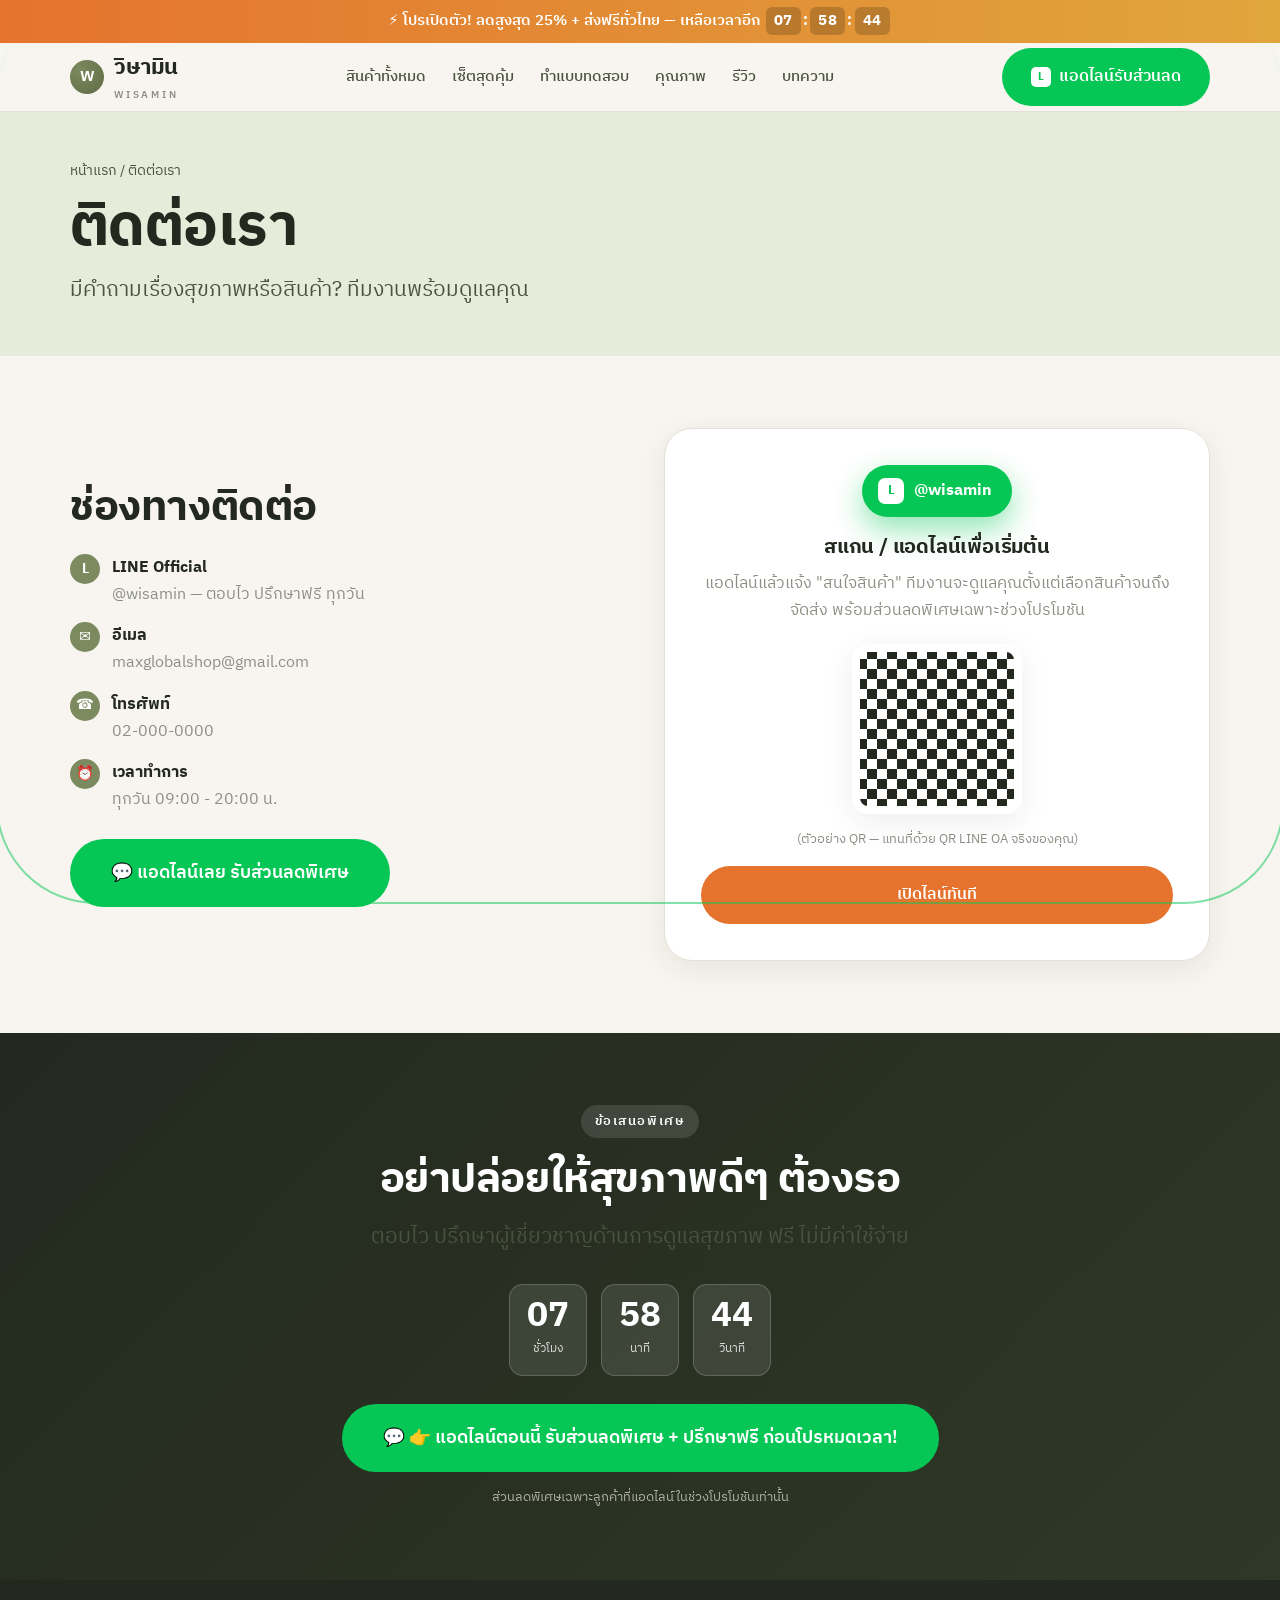
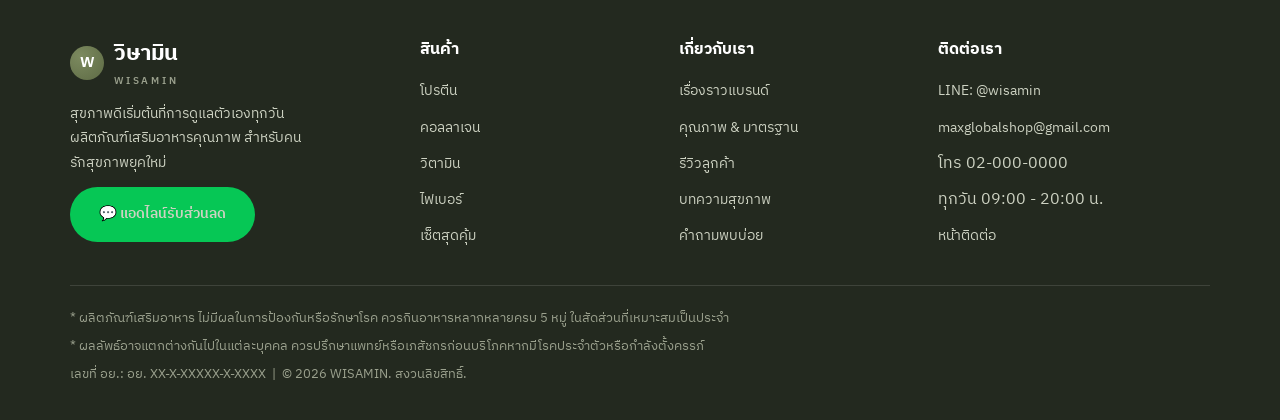
<file: contact.html>
<!DOCTYPE html>
<html lang="th">
<head>
<meta charset="UTF-8">
<meta name="viewport" content="width=device-width, initial-scale=1.0">
<title>ติดต่อเรา — วิษามิน WISAMIN</title>
<meta name="description" content="ติดต่อวิษามิน แอดไลน์ปรึกษาฟรี สอบถามสินค้าและการสั่งซื้อได้ทุกวัน">
<link rel="preconnect" href="https://fonts.googleapis.com">
<link rel="preconnect" href="https://fonts.gstatic.com" crossorigin>
<link href="https://fonts.googleapis.com/css2?family=IBM+Plex+Sans+Thai:wght@400;500;600;700&family=Noto+Sans+Thai:wght@400;500;600;700;800&display=swap" rel="stylesheet">
<link rel="stylesheet" href="css/styles.css">
</head>
<body>
<div data-header></div>

<div class="page-head">
  <div class="container">
    <div class="breadcrumb"><a href="index.html">หน้าแรก</a> / ติดต่อเรา</div>
    <h1>ติดต่อเรา</h1>
    <p class="lead" style="margin-top:8px">มีคำถามเรื่องสุขภาพหรือสินค้า? ทีมงานพร้อมดูแลคุณ</p>
  </div>
</div>

<section>
  <div class="container">
    <div class="split">
      <div class="reveal">
        <h2>ช่องทางติดต่อ</h2>
        <ul class="feature-list" style="margin-top:20px">
          <li><span class="ic">L</span><div><b>LINE Official</b><br><span class="muted">@wisamin — ตอบไว ปรึกษาฟรี ทุกวัน</span></div></li>
          <li><span class="ic">✉</span><div><b>อีเมล</b><br><span class="muted" data-email>—</span></div></li>
          <li><span class="ic">☎</span><div><b>โทรศัพท์</b><br><span class="muted" data-phone>—</span></div></li>
          <li><span class="ic">⏰</span><div><b>เวลาทำการ</b><br><span class="muted" data-hours>—</span></div></li>
        </ul>
        <div style="margin-top:26px">
          <a class="btn btn-line btn-lg" href="https://lin.ee/8K7mfwg" target="_blank" rel="noopener">💬 แอดไลน์เลย รับส่วนลดพิเศษ</a>
        </div>
      </div>
      <div class="reveal">
        <div style="background:#fff;border:1px solid var(--border);border-radius:var(--radius-lg);padding:36px;box-shadow:var(--shadow);text-align:center">
          <div class="line-float" style="position:static;display:inline-flex;animation:none;margin-bottom:18px"><span class="li">L</span><span>@wisamin</span></div>
          <h3>สแกน / แอดไลน์เพื่อเริ่มต้น</h3>
          <p class="muted" style="margin:10px 0 20px">แอดไลน์แล้วแจ้ง "สนใจสินค้า" ทีมงานจะดูแลคุณตั้งแต่เลือกสินค้าจนถึงจัดส่ง พร้อมส่วนลดพิเศษเฉพาะช่วงโปรโมชัน</p>
          <div style="width:170px;height:170px;margin:0 auto;border-radius:16px;background:repeating-conic-gradient(var(--ink) 0% 25%,#fff 0% 50%) 50%/20px 20px;border:8px solid #fff;box-shadow:var(--shadow)"></div>
          <p class="note" style="margin-top:14px">(ตัวอย่าง QR — แทนที่ด้วย QR LINE OA จริงของคุณ)</p>
          <a class="btn btn-accent btn-block" href="https://lin.ee/8K7mfwg" target="_blank" rel="noopener" style="margin-top:16px">เปิดไลน์ทันที</a>
        </div>
      </div>
    </div>
  </div>
</section>

<div data-line-cta></div>
<div data-footer></div>

<script src="js/config.js"></script>
<script src="js/products.js"></script>
<script src="js/render.js"></script>
<script src="js/urgency.js"></script>
<script src="js/main.js"></script>
<script>
  document.addEventListener('DOMContentLoaded', function () {
    var B = window.WISAMIN_CONFIG.brand;
    document.querySelector('[data-email]').textContent = B.email;
    document.querySelector('[data-phone]').textContent = B.phone;
    document.querySelector('[data-hours]').textContent = B.hours;
    var slot = document.querySelector('[data-line-cta]');
    if (slot) slot.outerHTML = window.lineCtaBlock();
    if (window.initUrgency) window.initUrgency();
    if (window.initReveal) window.initReveal();
  });
</script>
</body>
</html>
</file>
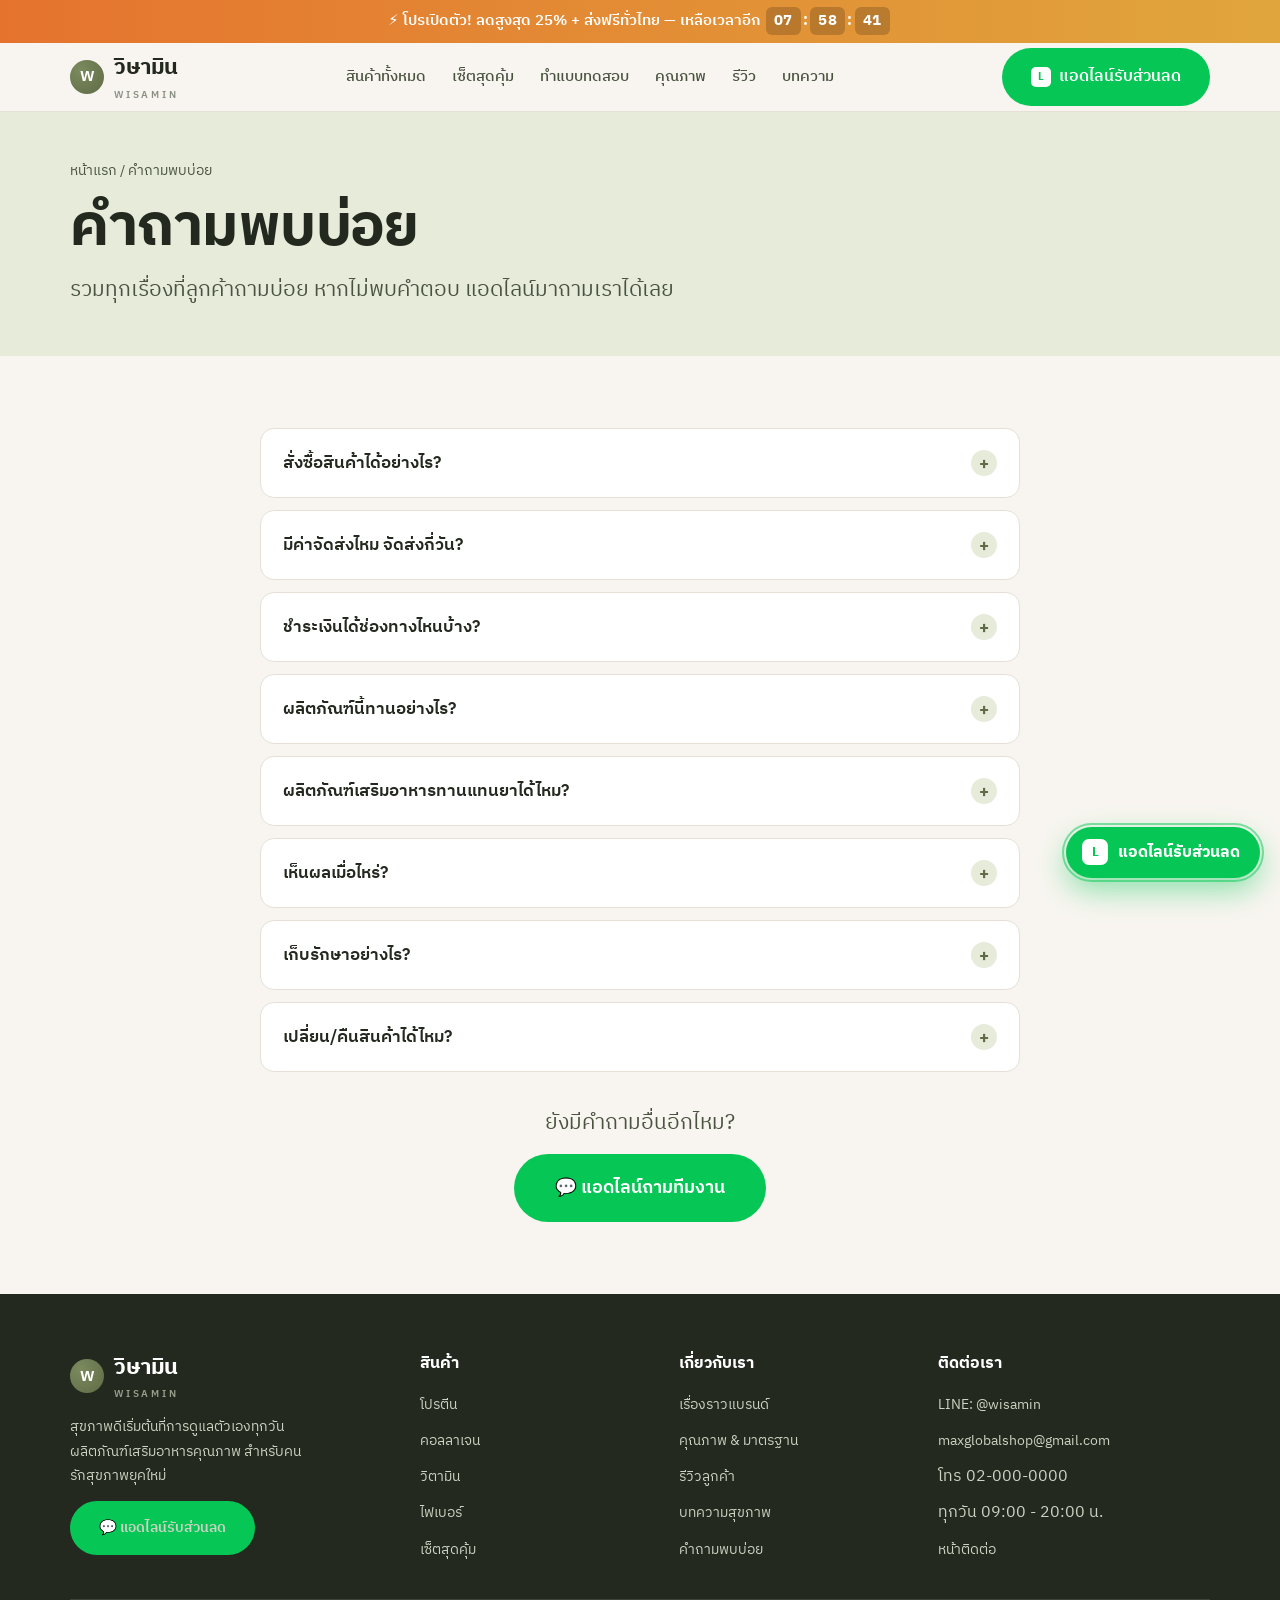
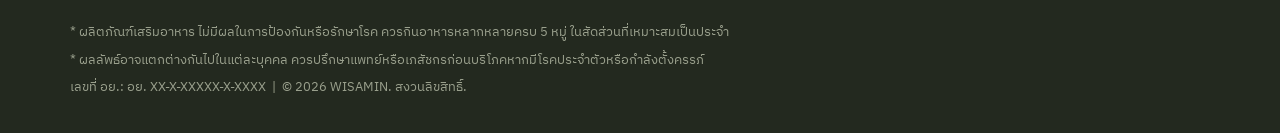
<file: faq.html>
<!DOCTYPE html>
<html lang="th">
<head>
<meta charset="UTF-8">
<meta name="viewport" content="width=device-width, initial-scale=1.0">
<title>คำถามพบบ่อย — วิษามิน WISAMIN</title>
<meta name="description" content="รวมคำถามพบบ่อยเรื่องการสั่งซื้อ การจัดส่ง และการรับประทานผลิตภัณฑ์วิษามิน">
<link rel="preconnect" href="https://fonts.googleapis.com">
<link rel="preconnect" href="https://fonts.gstatic.com" crossorigin>
<link href="https://fonts.googleapis.com/css2?family=IBM+Plex+Sans+Thai:wght@400;500;600;700&family=Noto+Sans+Thai:wght@400;500;600;700;800&display=swap" rel="stylesheet">
<link rel="stylesheet" href="css/styles.css">
<style>
  .faq-list { max-width:760px;margin:0 auto;display:grid;gap:12px }
  .faq-item { background:#fff;border:1px solid var(--border);border-radius:14px;overflow:hidden }
  .faq-q { width:100%;text-align:left;font-family:inherit;font-size:1.05rem;font-weight:600;cursor:pointer;
    background:none;border:none;padding:20px 22px;display:flex;justify-content:space-between;gap:16px;align-items:center;color:var(--ink) }
  .faq-q .pm { flex:none;width:26px;height:26px;border-radius:50%;background:var(--sage-light);color:var(--sage-dark);display:grid;place-items:center;font-weight:800;transition:.2s }
  .faq-a { max-height:0;overflow:hidden;transition:max-height .3s ease;color:var(--ink-soft) }
  .faq-a > div { padding:0 22px 20px }
  .faq-item.open .pm { transform:rotate(45deg);background:var(--accent);color:#fff }
</style>
</head>
<body>
<div data-header></div>

<div class="page-head">
  <div class="container">
    <div class="breadcrumb"><a href="index.html">หน้าแรก</a> / คำถามพบบ่อย</div>
    <h1>คำถามพบบ่อย</h1>
    <p class="lead" style="margin-top:8px">รวมทุกเรื่องที่ลูกค้าถามบ่อย หากไม่พบคำตอบ แอดไลน์มาถามเราได้เลย</p>
  </div>
</div>

<section>
  <div class="container">
    <div class="faq-list" data-faq></div>
    <div class="text-center" style="margin-top:34px">
      <p class="lead">ยังมีคำถามอื่นอีกไหม?</p>
      <a class="btn btn-line btn-lg" href="https://lin.ee/8K7mfwg" target="_blank" rel="noopener" style="margin-top:12px">💬 แอดไลน์ถามทีมงาน</a>
    </div>
  </div>
</section>

<div data-footer></div>

<script src="js/config.js"></script>
<script src="js/products.js"></script>
<script src="js/render.js"></script>
<script src="js/urgency.js"></script>
<script src="js/main.js"></script>
<script>
  var FAQ = [
    ['สั่งซื้อสินค้าได้อย่างไร?','สั่งซื้อง่ายๆ เพียงแอดไลน์ @wisamin แล้วแจ้งสินค้าที่ต้องการ ทีมงานจะดูแลคุณตั้งแต่เลือกสินค้าจนถึงจัดส่ง'],
    ['มีค่าจัดส่งไหม จัดส่งกี่วัน?','จัดส่งฟรีทั่วไทยเมื่อสั่งครบ ฿990 โดยปกติจัดส่งภายใน 1-3 วันทำการ (อาจต่างกันตามพื้นที่)'],
    ['ชำระเงินได้ช่องทางไหนบ้าง?','รองรับการโอนผ่านธนาคาร พร้อมเพย์ และเก็บเงินปลายทาง (เงื่อนไขตามที่แจ้งในไลน์)'],
    ['ผลิตภัณฑ์นี้ทานอย่างไร?','แต่ละผลิตภัณฑ์มีวิธีรับประทานระบุไว้ที่หน้าสินค้าและบนฉลาก แนะนำให้ทานตามคำแนะนำ และปรึกษาแพทย์/เภสัชกรหากมีโรคประจำตัว'],
    ['ผลิตภัณฑ์เสริมอาหารทานแทนยาได้ไหม?','ไม่ได้ครับ ผลิตภัณฑ์เสริมอาหารมีไว้เพื่อส่งเสริมโภชนาการ ไม่มีผลในการป้องกันหรือรักษาโรค และไม่สามารถใช้แทนยาหรือการรักษาของแพทย์ได้'],
    ['เห็นผลเมื่อไหร่?','ผลิตภัณฑ์เสริมอาหารเป็นการดูแลสุขภาพในระยะยาว ผลลัพธ์ขึ้นอยู่กับแต่ละบุคคลและการดูแลตัวเองโดยรวม เช่น การกิน การพักผ่อน และการออกกำลังกาย'],
    ['เก็บรักษาอย่างไร?','เก็บในที่แห้ง หลีกเลี่ยงแสงแดดและความชื้น ปิดฝาให้สนิทหลังใช้งาน และเก็บให้พ้นมือเด็ก'],
    ['เปลี่ยน/คืนสินค้าได้ไหม?','หากสินค้ามีปัญหาจากการผลิตหรือจัดส่ง ติดต่อทีมงานผ่านไลน์ได้ทันที เราพร้อมดูแลคุณ'],
  ];
  document.addEventListener('DOMContentLoaded', function () {
    var host = document.querySelector('[data-faq]');
    host.innerHTML = FAQ.map(function (f) {
      return '<div class="faq-item"><button class="faq-q">' + f[0] + '<span class="pm">+</span></button>' +
        '<div class="faq-a"><div>' + f[1] + '</div></div></div>';
    }).join('');
    host.querySelectorAll('.faq-q').forEach(function (btn) {
      btn.addEventListener('click', function () {
        var item = btn.parentElement;
        var ans = item.querySelector('.faq-a');
        var isOpen = item.classList.contains('open');
        host.querySelectorAll('.faq-item').forEach(function (it) {
          it.classList.remove('open'); it.querySelector('.faq-a').style.maxHeight = null;
        });
        if (!isOpen) { item.classList.add('open'); ans.style.maxHeight = ans.scrollHeight + 'px'; }
      });
    });
  });
</script>
</body>
</html>
</file>
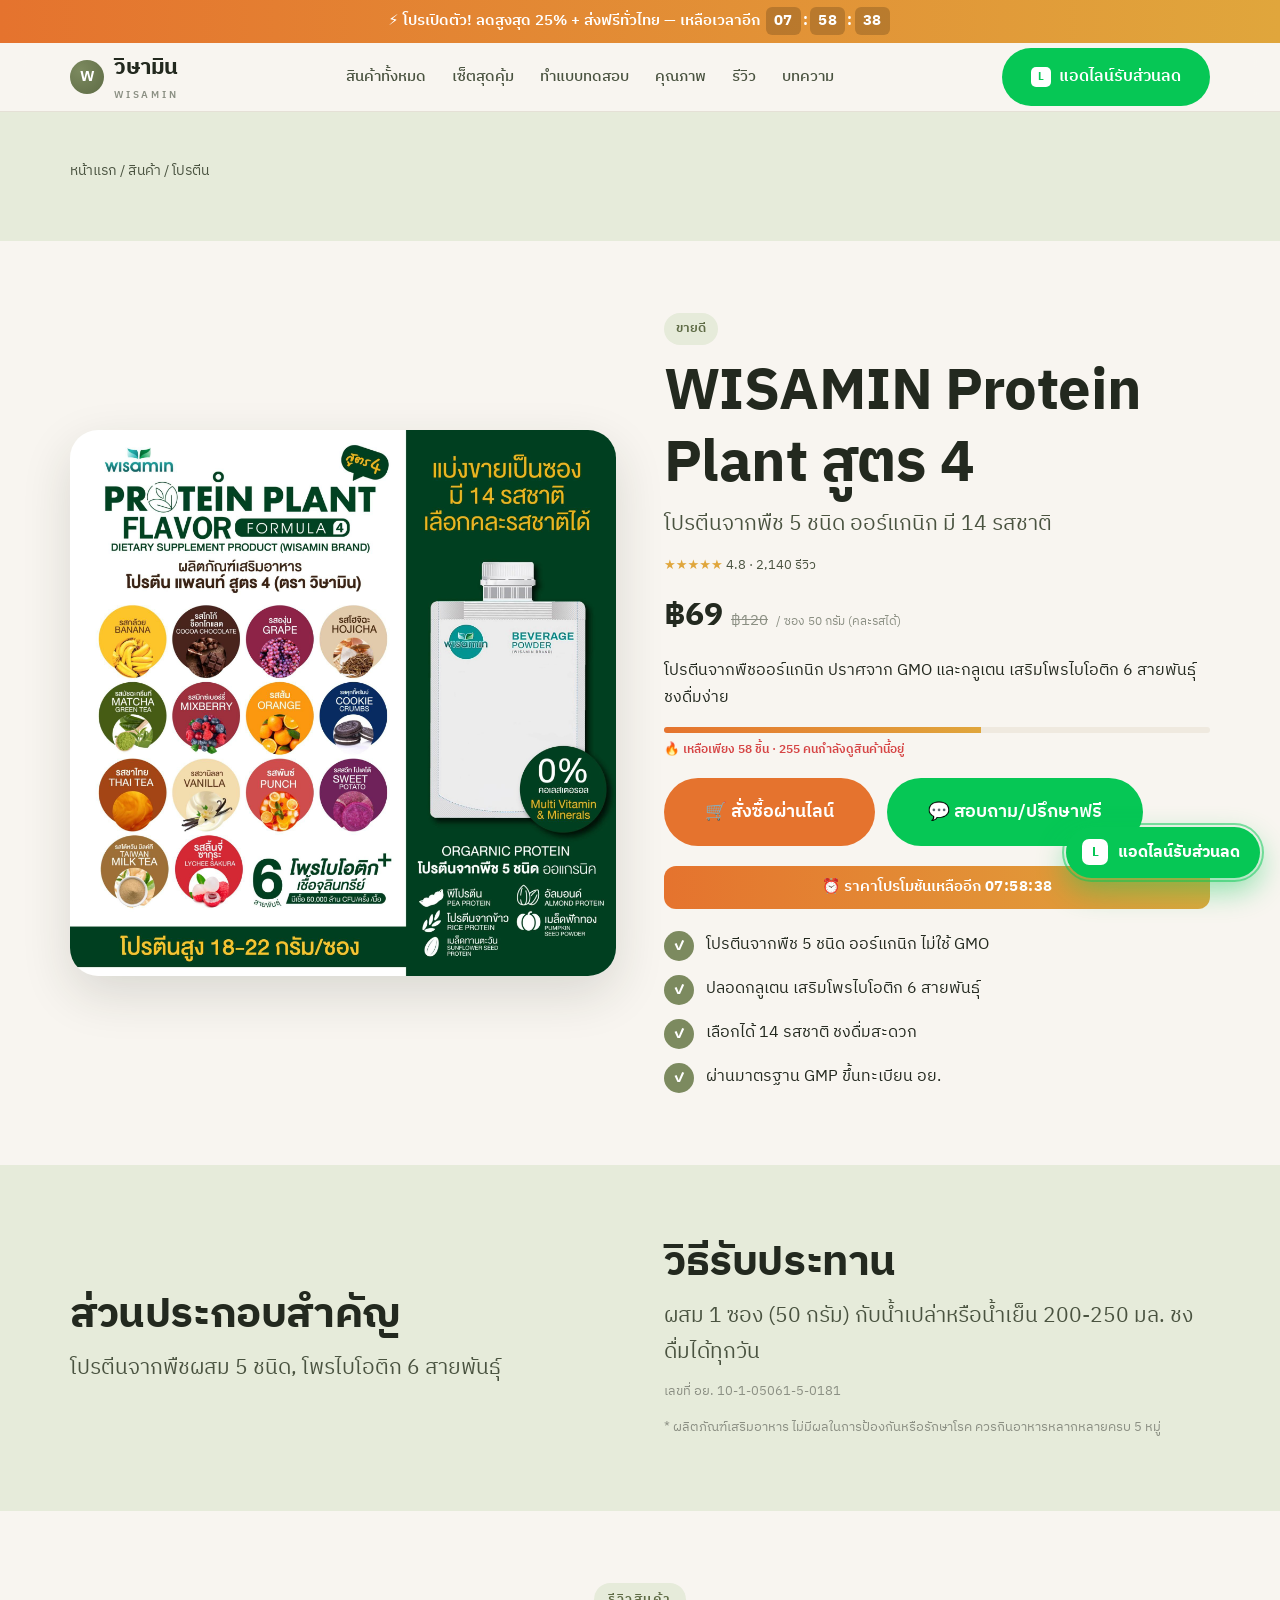
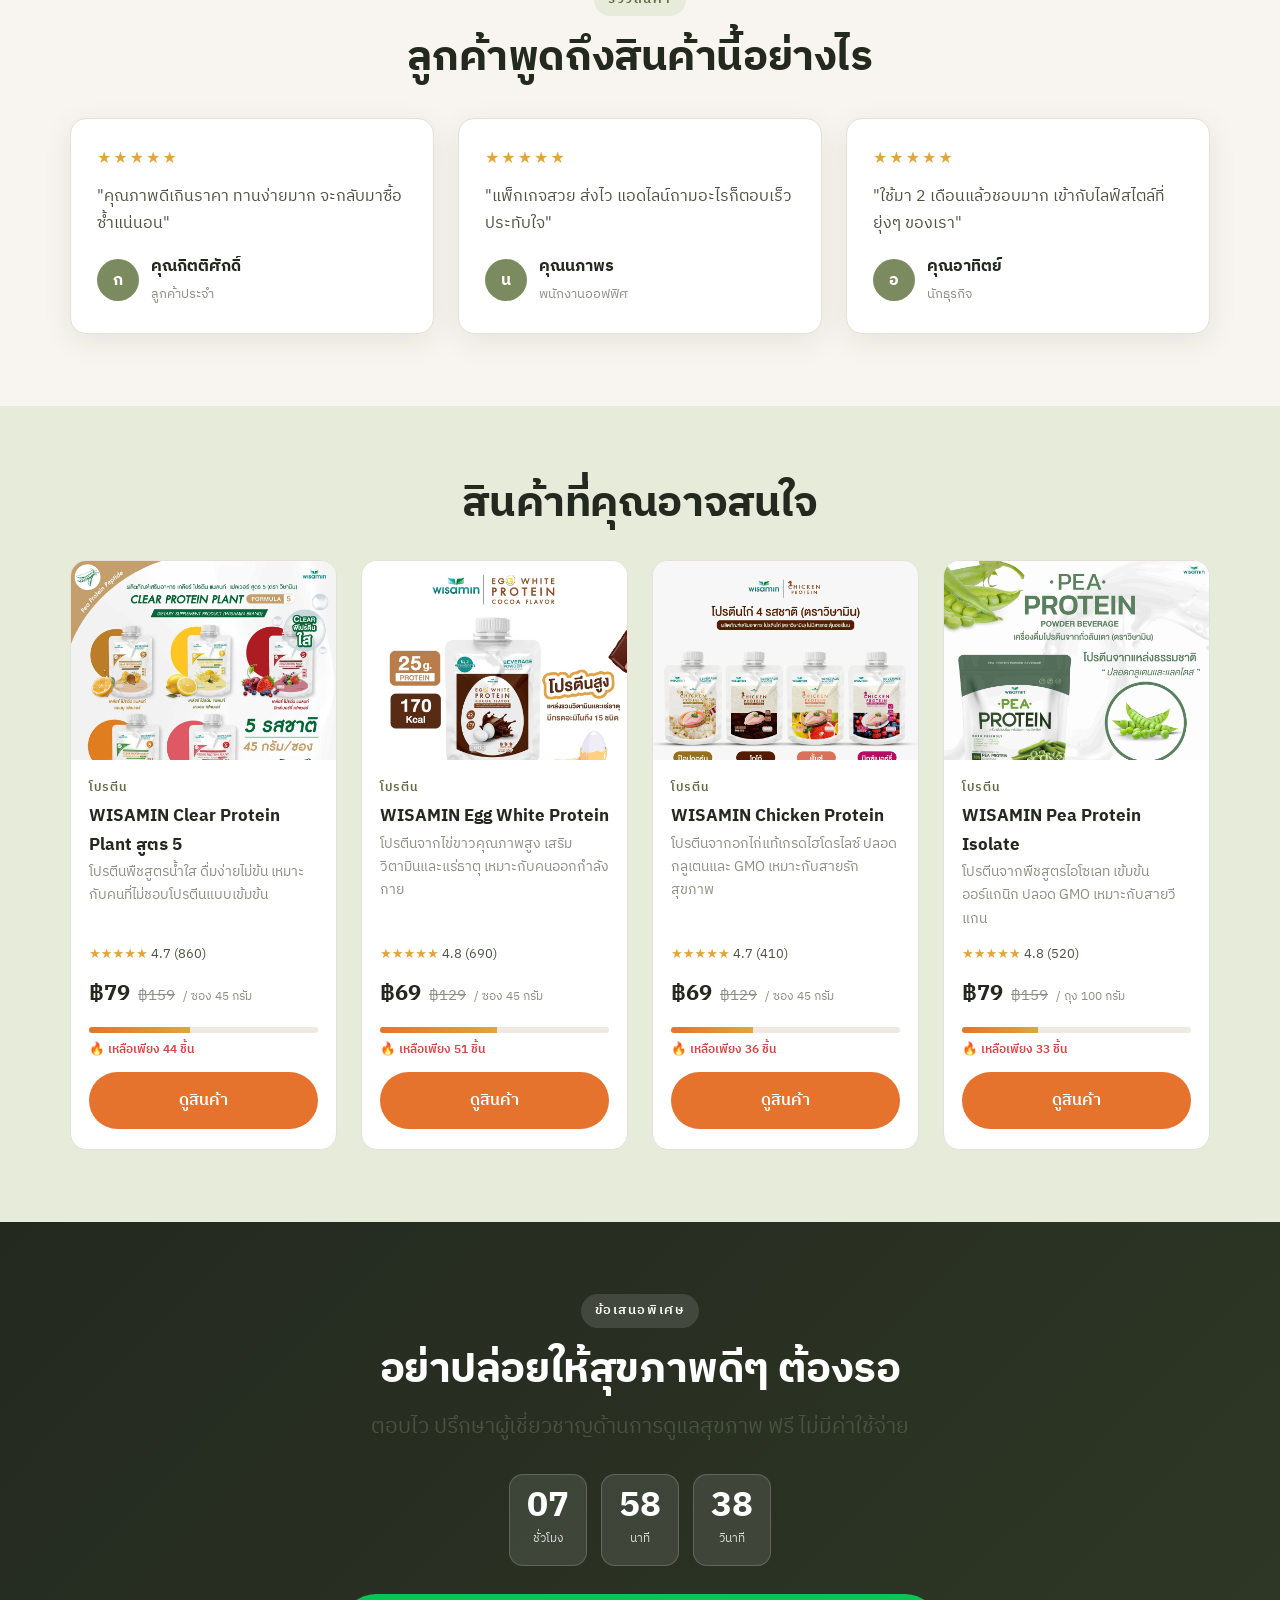
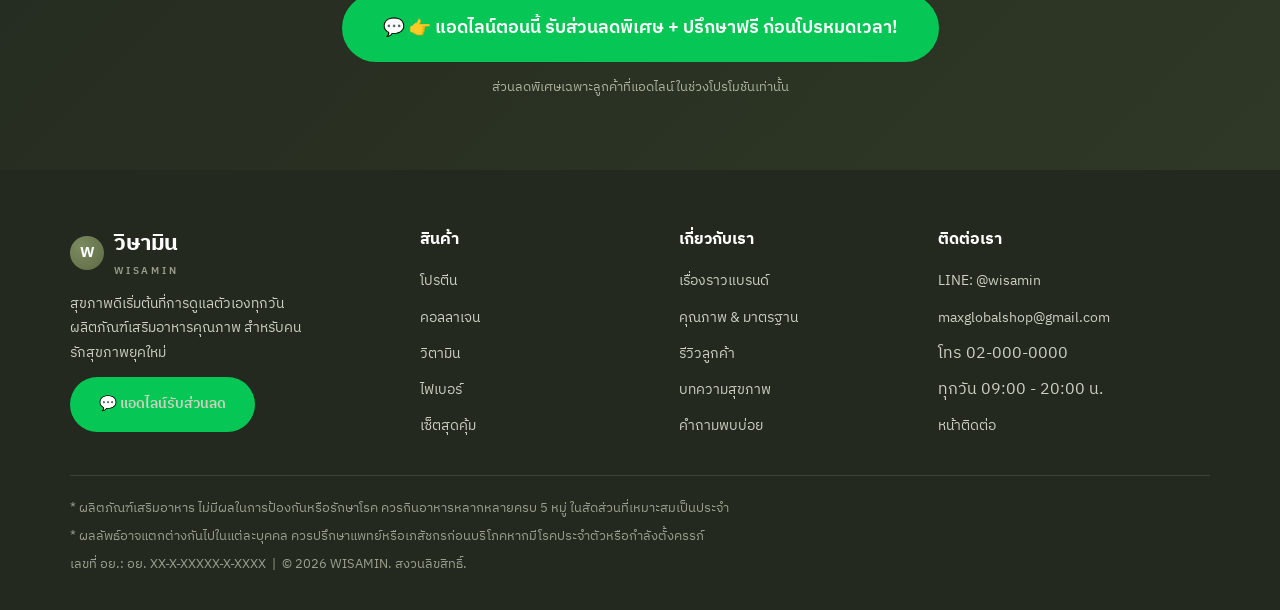
<file: product.html>
<!DOCTYPE html>
<html lang="th">
<head>
<meta charset="UTF-8">
<meta name="viewport" content="width=device-width, initial-scale=1.0">
<title>สินค้า — วิษามิน WISAMIN</title>
<link rel="preconnect" href="https://fonts.googleapis.com">
<link rel="preconnect" href="https://fonts.gstatic.com" crossorigin>
<link href="https://fonts.googleapis.com/css2?family=IBM+Plex+Sans+Thai:wght@400;500;600;700&family=Noto+Sans+Thai:wght@400;500;600;700;800&display=swap" rel="stylesheet">
<link rel="stylesheet" href="css/styles.css">
</head>
<body>
<div data-header></div>

<div data-product></div>

<div data-line-cta></div>
<div data-footer></div>

<script src="js/config.js"></script>
<script src="js/products.js"></script>
<script src="js/render.js"></script>
<script src="js/urgency.js"></script>
<script src="js/main.js"></script>
<script>
  document.addEventListener('DOMContentLoaded', function () {
    var C = window.WISAMIN_CONFIG;
    var params = new URLSearchParams(location.search);
    var id = params.get('id');
    var p = getProductById(id) || window.WISAMIN_PRODUCTS[0];
    document.title = p.name + ' — วิษามิน WISAMIN';

    var stockPct = Math.max(6, Math.min(100, p.stock));
    var hi = p.highlights.map(function (h) { return '<li><span class="ic">✓</span> ' + h + '</li>'; }).join('');

    var html =
      '<div class="page-head"><div class="container"><div class="breadcrumb">' +
        '<a href="index.html">หน้าแรก</a> / <a href="shop.html">สินค้า</a> / ' + p.categoryLabel +
      '</div></div></div>' +
      '<section><div class="container"><div class="split">' +
        '<div class="reveal hero-visual" style="background:radial-gradient(circle at 55% 40%,#fff,' + p.color + '18);overflow:hidden">' +
          (p.image
            ? '<img src="' + p.image + '" alt="' + p.name + '" style="width:100%;height:100%;object-fit:cover">'
            : '<div class="hero-jar" style="background:linear-gradient(160deg,' + p.color + ',' + shadeColor(p.color) + ')">' +
                '<div class="jar-label">' + p.categoryLabel + '</div><div class="jar-sub">WISAMIN</div></div>') +
        '</div>' +
        '<div class="reveal">' +
          (p.badge ? '<span class="pill">' + p.badge + '</span>' : '') +
          '<h1 style="margin:12px 0 6px">' + p.name + '</h1>' +
          '<p class="lead">' + p.subtitle + '</p>' +
          '<div class="product-rating" style="margin:12px 0"><span class="stars" style="color:var(--gold)">' + starStr(p.rating) + '</span> ' +
            p.rating + ' · ' + p.reviews.toLocaleString('th-TH') + ' รีวิว</div>' +
          '<div class="price-row"><span class="price-now" style="font-size:2rem">' + moneyStr(p.price) + '</span>' +
            (p.oldPrice ? '<span class="price-old">' + moneyStr(p.oldPrice) + '</span>' : '') +
            '<span class="price-unit">' + p.unit + '</span></div>' +
          '<p>' + p.short + '</p>' +
          '<div class="stock-bar" style="margin:16px 0 6px"><i style="width:' + stockPct + '%"></i></div>' +
          '<div class="stock-hint">🔥 เหลือเพียง ' + p.stock + ' ชิ้น · <span data-live="viewing">247</span> คนกำลังดูสินค้านี้อยู่</div>' +
          '<div style="display:flex;gap:12px;flex-wrap:wrap;margin-top:18px">' +
            '<a class="btn btn-accent btn-lg" href="' + C.brand.lineUrl + '" target="_blank" rel="noopener">🛒 สั่งซื้อผ่านไลน์</a>' +
            '<a class="btn btn-line btn-lg" href="' + C.brand.lineUrl + '" target="_blank" rel="noopener">💬 สอบถาม/ปรึกษาฟรี</a>' +
          '</div>' +
          '<div class="urgency-bar" style="border-radius:12px;margin-top:20px">⏰ ราคาโปรโมชันเหลืออีก ' +
            '<strong><span data-cd="h">00</span>:<span data-cd="m">00</span>:<span data-cd="s">00</span></strong></div>' +
          '<ul class="feature-list" style="margin-top:22px">' + hi + '</ul>' +
        '</div>' +
      '</div></div></section>' +
      '<section class="band"><div class="container"><div class="split">' +
        '<div class="reveal"><h2>ส่วนประกอบสำคัญ</h2><p class="lead" style="margin-top:10px">' + p.ingredients + '</p></div>' +
        '<div class="reveal"><h2>วิธีรับประทาน</h2><p class="lead" style="margin-top:10px">' + p.directions + '</p>' +
          (p.fda ? '<p class="note" style="margin-top:10px">เลขที่ อย. ' + p.fda + '</p>' : '') +
          '<p class="note" style="margin-top:14px">* ผลิตภัณฑ์เสริมอาหาร ไม่มีผลในการป้องกันหรือรักษาโรค ควรกินอาหารหลากหลายครบ 5 หมู่</p></div>' +
      '</div></div></section>' +
      '<section><div class="container"><div class="text-center reveal" style="margin-bottom:34px"><span class="eyebrow">รีวิวสินค้า</span><h2>ลูกค้าพูดถึงสินค้านี้อย่างไร</h2></div>' +
        '<div class="grid grid-3">' +
          reviewCard('★★★★★','"คุณภาพดีเกินราคา ทานง่ายมาก จะกลับมาซื้อซ้ำแน่นอน"','ก','คุณกิตติศักดิ์','ลูกค้าประจำ') +
          reviewCard('★★★★★','"แพ็กเกจสวย ส่งไว แอดไลน์ถามอะไรก็ตอบเร็ว ประทับใจ"','น','คุณนภาพร','พนักงานออฟฟิศ') +
          reviewCard('★★★★★','"ใช้มา 2 เดือนแล้วชอบมาก เข้ากับไลฟ์สไตล์ที่ยุ่งๆ ของเรา"','อ','คุณอาทิตย์','นักธุรกิจ') +
        '</div></div></section>' +
      '<section class="band"><div class="container"><div class="text-center reveal" style="margin-bottom:30px"><h2>สินค้าที่คุณอาจสนใจ</h2></div>' +
        '<div class="grid grid-4" data-related></div></div></section>';

    document.querySelector('[data-product]').innerHTML = html;

    // สินค้าเกี่ยวข้อง (4 ตัวที่ไม่ใช่ตัวนี้)
    var related = window.WISAMIN_PRODUCTS.filter(function (x) { return x.id !== p.id; }).slice(0, 4);
    renderGrid('[data-related]', related);

    var slot = document.querySelector('[data-line-cta]');
    if (slot) slot.outerHTML = window.lineCtaBlock();
    if (window.initUrgency) window.initUrgency();
    if (window.initReveal) window.initReveal();

    function reviewCard(stars, text, av, name, role) {
      return '<div class="review-card reveal"><div class="stars">' + stars + '</div><p>' + text + '</p>' +
        '<div class="review-who"><span class="av">' + av + '</span><div><b>' + name + '</b><br><small>' + role + '</small></div></div></div>';
    }
  });
</script>
</body>
</html>
</file>
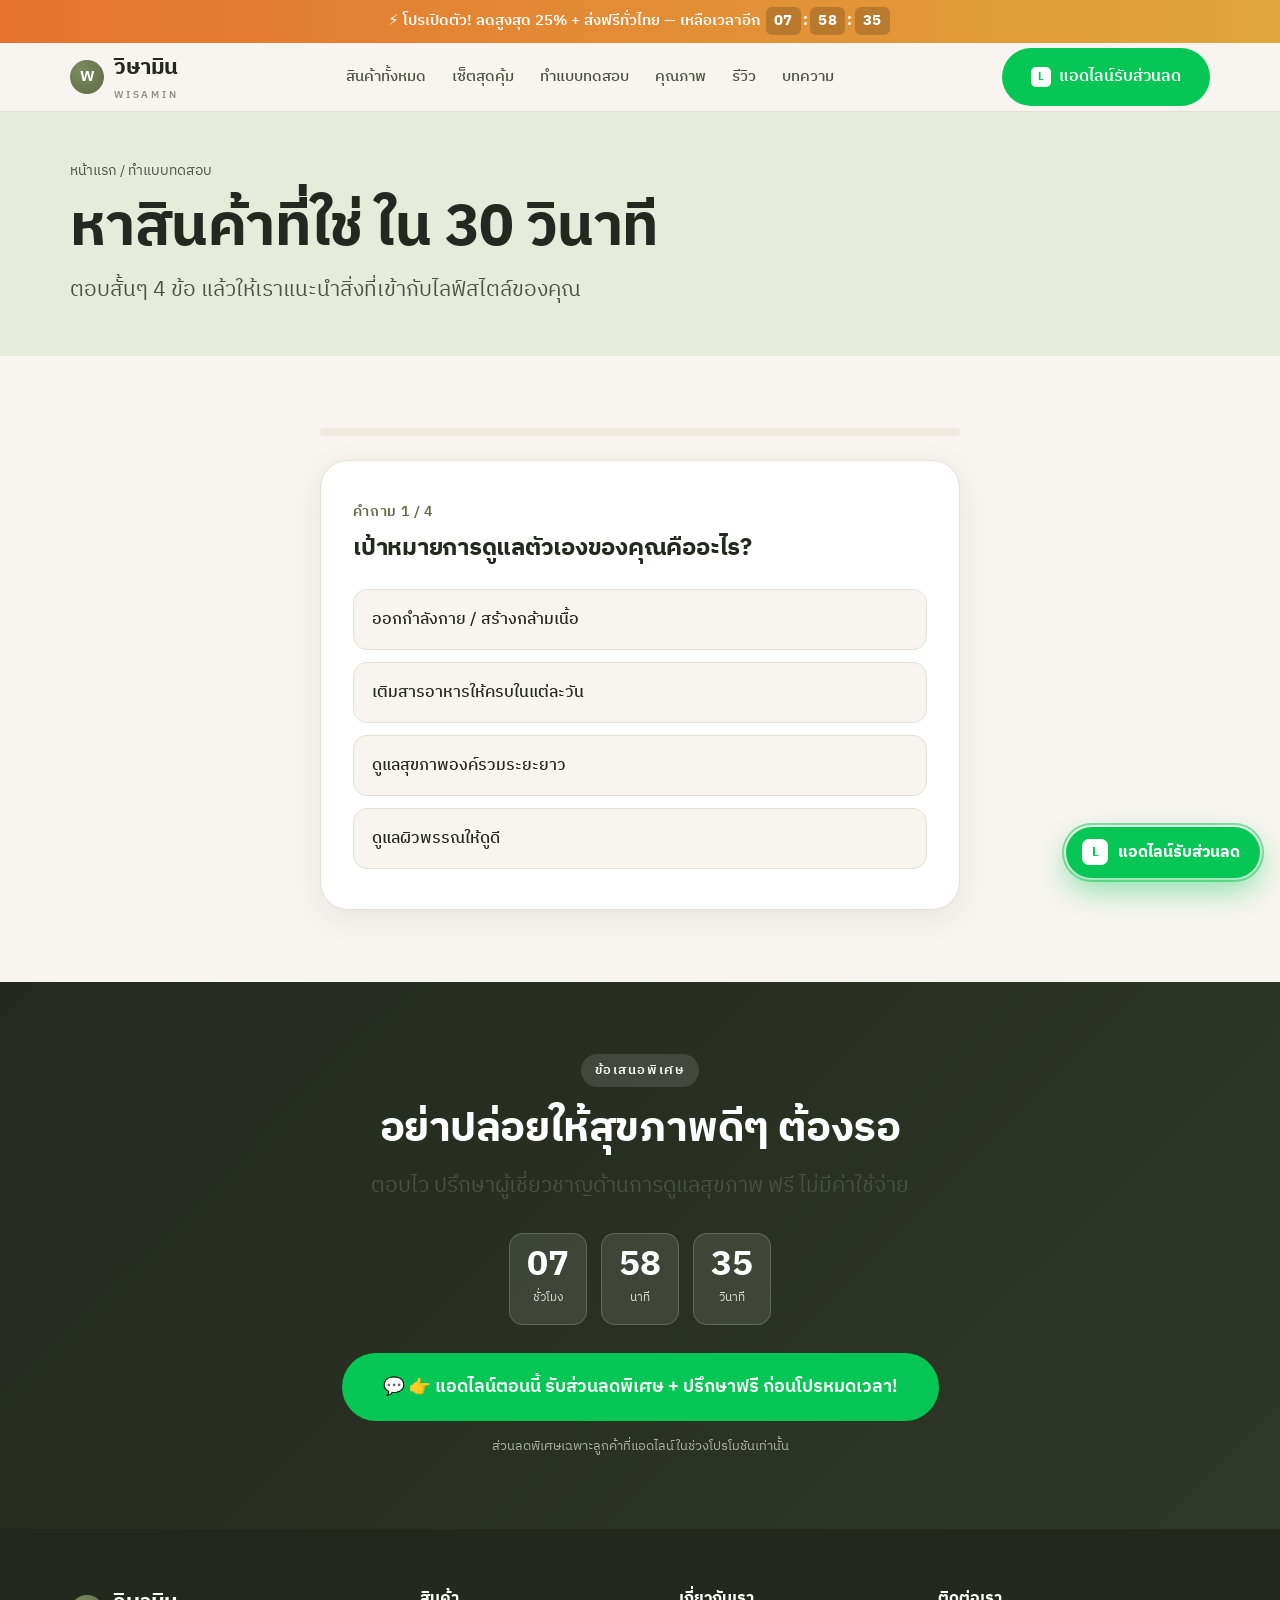
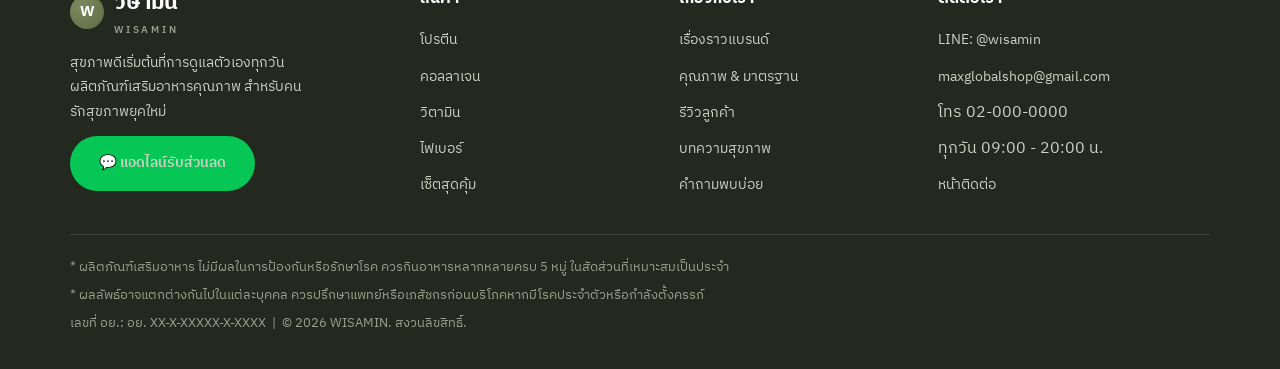
<file: quiz.html>
<!DOCTYPE html>
<html lang="th">
<head>
<meta charset="UTF-8">
<meta name="viewport" content="width=device-width, initial-scale=1.0">
<title>ทำแบบทดสอบ — หาสินค้าที่ใช่สำหรับคุณ | วิษามิน WISAMIN</title>
<meta name="description" content="ตอบ 4 คำถามสั้นๆ แล้วให้วิษามินแนะนำผลิตภัณฑ์เสริมอาหารที่เข้ากับไลฟ์สไตล์ของคุณ">
<link rel="preconnect" href="https://fonts.googleapis.com">
<link rel="preconnect" href="https://fonts.gstatic.com" crossorigin>
<link href="https://fonts.googleapis.com/css2?family=IBM+Plex+Sans+Thai:wght@400;500;600;700&family=Noto+Sans+Thai:wght@400;500;600;700;800&display=swap" rel="stylesheet">
<link rel="stylesheet" href="css/styles.css">
<style>
  .quiz-wrap { max-width: 640px; margin: 0 auto; }
  .quiz-progress-track { height: 8px; background: var(--sand); border-radius: 100px; overflow: hidden; margin-bottom: 24px; }
  .quiz-progress-track > i { display: block; height: 100%; background: linear-gradient(90deg,var(--sage),var(--accent)); width: 0; transition: width .4s ease; }
  .quiz-card { background: #fff; border: 1px solid var(--border); border-radius: var(--radius-lg); padding: 40px 32px; box-shadow: var(--shadow); }
  .quiz-step { font-size: .85rem; font-weight: 600; color: var(--sage-dark); letter-spacing: .06em; }
  .quiz-card h2 { margin: 8px 0 26px; font-size: 1.5rem; }
  .quiz-opts { display: grid; gap: 12px; }
  .quiz-opt { text-align: left; font-family: inherit; font-size: 1.02rem; font-weight: 500; cursor: pointer;
    background: var(--cream); border: 1.5px solid var(--border); border-radius: 14px; padding: 16px 18px; transition: .18s; color: var(--ink); }
  .quiz-opt:hover { border-color: var(--sage); background: var(--sage-light); transform: translateX(4px); }
</style>
</head>
<body>
<div data-header></div>

<div class="page-head">
  <div class="container">
    <div class="breadcrumb"><a href="index.html">หน้าแรก</a> / ทำแบบทดสอบ</div>
    <h1>หาสินค้าที่ใช่ ใน 30 วินาที</h1>
    <p class="lead" style="margin-top:8px">ตอบสั้นๆ 4 ข้อ แล้วให้เราแนะนำสิ่งที่เข้ากับไลฟ์สไตล์ของคุณ</p>
  </div>
</div>

<section>
  <div class="container">
    <div class="quiz-wrap">
      <div class="quiz-progress-track"><i id="quizProgress"></i></div>
      <div class="quiz-card" id="quizBox">
        <div class="quiz-step" id="quizStep">คำถาม 1 / 4</div>
        <h2 id="quizQ">…</h2>
        <div class="quiz-opts" id="quizA"></div>
      </div>
      <div class="quiz-card" id="quizCard" style="display:none"></div>
    </div>
  </div>
</section>

<div data-line-cta></div>
<div data-footer></div>

<script src="js/config.js"></script>
<script src="js/products.js"></script>
<script src="js/render.js"></script>
<script src="js/urgency.js"></script>
<script src="js/main.js"></script>
<script src="js/quiz.js"></script>
<script>
  document.addEventListener('DOMContentLoaded', function () {
    var slot = document.querySelector('[data-line-cta]');
    if (slot) slot.outerHTML = window.lineCtaBlock();
    if (window.initUrgency) window.initUrgency();
    if (window.initReveal) window.initReveal();
  });
</script>
</body>
</html>
</file>
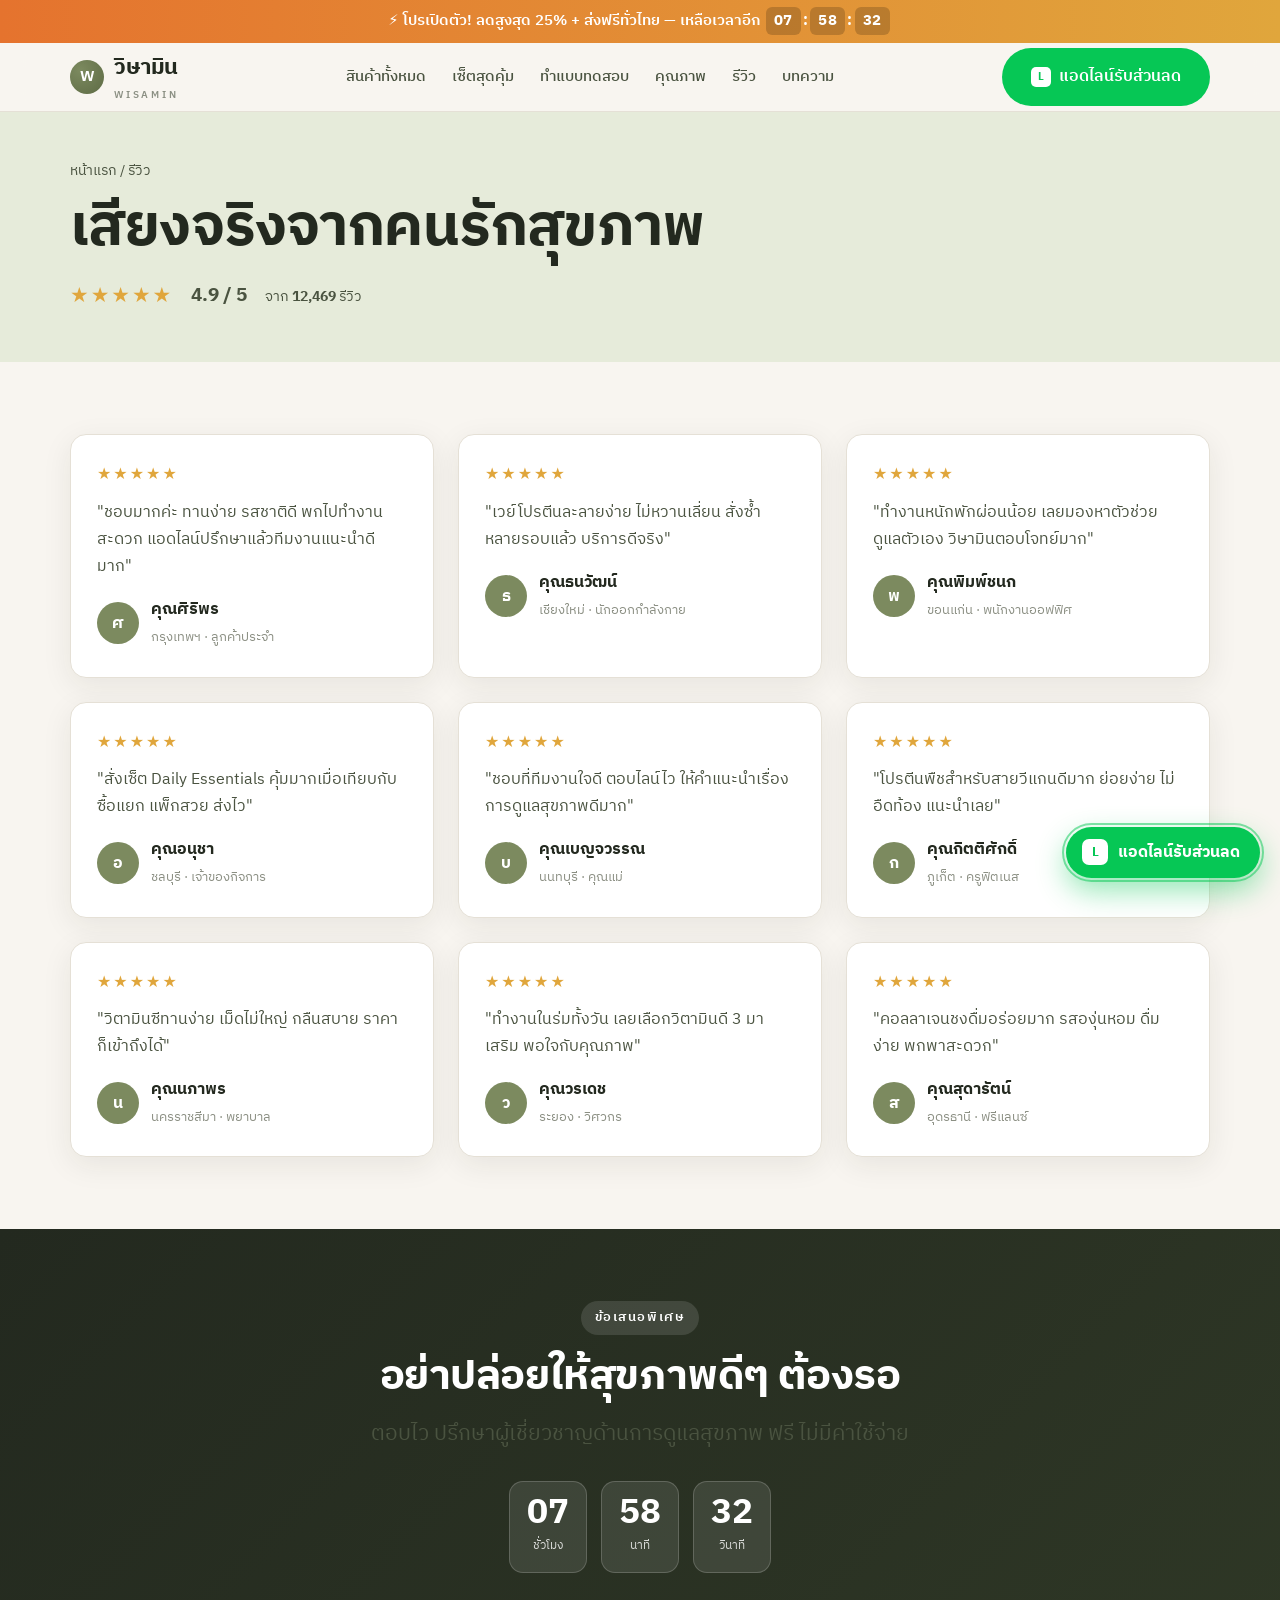
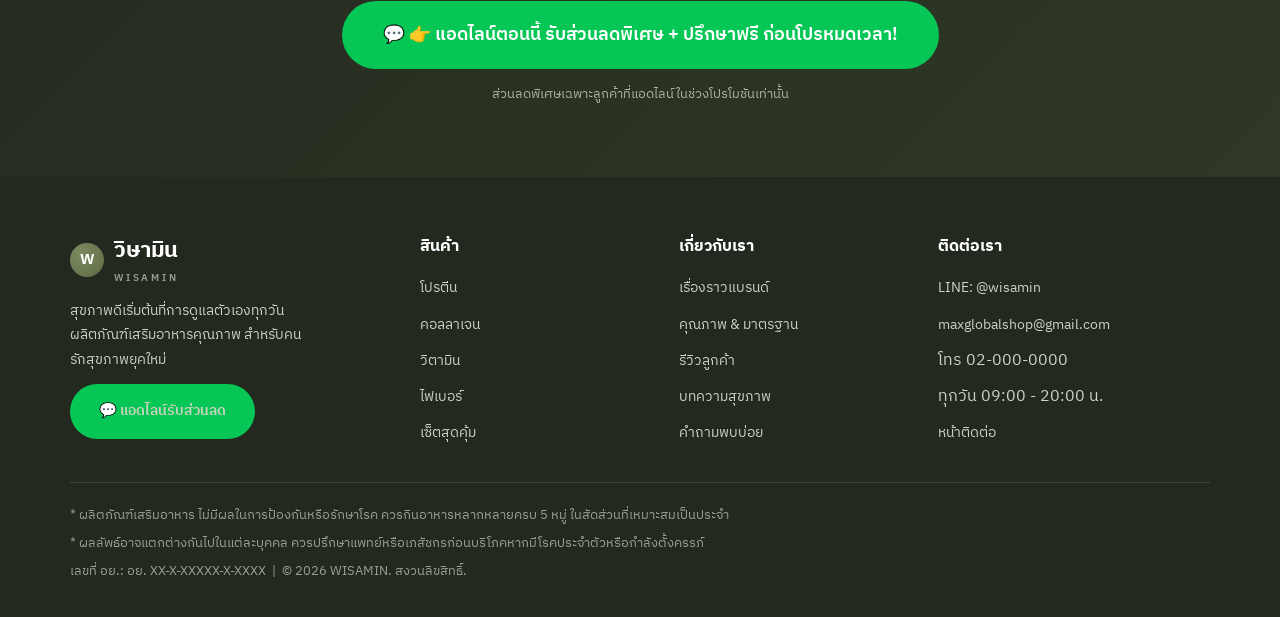
<file: reviews.html>
<!DOCTYPE html>
<html lang="th">
<head>
<meta charset="UTF-8">
<meta name="viewport" content="width=device-width, initial-scale=1.0">
<title>รีวิวจากลูกค้า — วิษามิน WISAMIN</title>
<meta name="description" content="เสียงจริงจากลูกค้าวิษามินกว่า 12,480 รีวิว คะแนนเฉลี่ย 4.9 ดาว">
<link rel="preconnect" href="https://fonts.googleapis.com">
<link rel="preconnect" href="https://fonts.gstatic.com" crossorigin>
<link href="https://fonts.googleapis.com/css2?family=IBM+Plex+Sans+Thai:wght@400;500;600;700&family=Noto+Sans+Thai:wght@400;500;600;700;800&display=swap" rel="stylesheet">
<link rel="stylesheet" href="css/styles.css">
</head>
<body>
<div data-header></div>

<div class="page-head">
  <div class="container">
    <div class="breadcrumb"><a href="index.html">หน้าแรก</a> / รีวิว</div>
    <h1>เสียงจริงจากคนรักสุขภาพ</h1>
    <div class="hero-trust" style="margin-top:14px">
      <span class="stars" style="color:var(--gold);font-size:1.3rem">★★★★★</span>
      <span style="font-size:1.2rem;font-weight:800"><b data-count="4.9" data-decimals="1">4.9</b> / 5</span>
      <span>จาก <b data-count="12480">12,480</b> รีวิว</span>
    </div>
  </div>
</div>

<section>
  <div class="container">
    <div class="grid grid-3" data-reviews-grid></div>
  </div>
</section>

<div data-line-cta></div>
<div data-footer></div>

<script src="js/config.js"></script>
<script src="js/products.js"></script>
<script src="js/render.js"></script>
<script src="js/urgency.js"></script>
<script src="js/main.js"></script>
<script>
  var REVIEWS = [
    ['คุณศิริพร','กรุงเทพฯ · ลูกค้าประจำ','ศ','ชอบมากค่ะ ทานง่าย รสชาติดี พกไปทำงานสะดวก แอดไลน์ปรึกษาแล้วทีมงานแนะนำดีมาก'],
    ['คุณธนวัฒน์','เชียงใหม่ · นักออกกำลังกาย','ธ','เวย์โปรตีนละลายง่าย ไม่หวานเลี่ยน สั่งซ้ำหลายรอบแล้ว บริการดีจริง'],
    ['คุณพิมพ์ชนก','ขอนแก่น · พนักงานออฟฟิศ','พ','ทำงานหนักพักผ่อนน้อย เลยมองหาตัวช่วยดูแลตัวเอง วิษามินตอบโจทย์มาก'],
    ['คุณอนุชา','ชลบุรี · เจ้าของกิจการ','อ','สั่งเซ็ต Daily Essentials คุ้มมากเมื่อเทียบกับซื้อแยก แพ็กสวย ส่งไว'],
    ['คุณเบญจวรรณ','นนทบุรี · คุณแม่','บ','ชอบที่ทีมงานใจดี ตอบไลน์ไว ให้คำแนะนำเรื่องการดูแลสุขภาพดีมาก'],
    ['คุณกิตติศักดิ์','ภูเก็ต · ครูฟิตเนส','ก','โปรตีนพืชสำหรับสายวีแกนดีมาก ย่อยง่าย ไม่อืดท้อง แนะนำเลย'],
    ['คุณนภาพร','นครราชสีมา · พยาบาล','น','วิตามินซีทานง่าย เม็ดไม่ใหญ่ กลืนสบาย ราคาก็เข้าถึงได้'],
    ['คุณวรเดช','ระยอง · วิศวกร','ว','ทำงานในร่มทั้งวัน เลยเลือกวิตามินดี 3 มาเสริม พอใจกับคุณภาพ'],
    ['คุณสุดารัตน์','อุดรธานี · ฟรีแลนซ์','ส','คอลลาเจนชงดื่มอร่อยมาก รสองุ่นหอม ดื่มง่าย พกพาสะดวก'],
  ];
  document.addEventListener('DOMContentLoaded', function () {
    document.querySelector('[data-reviews-grid]').innerHTML = REVIEWS.map(function (r) {
      return '<div class="review-card reveal"><div class="stars">★★★★★</div><p>"' + r[3] + '"</p>' +
        '<div class="review-who"><span class="av">' + r[2] + '</span><div><b>' + r[0] + '</b><br><small>' + r[1] + '</small></div></div></div>';
    }).join('');
    var slot = document.querySelector('[data-line-cta]');
    if (slot) slot.outerHTML = window.lineCtaBlock();
    if (window.initUrgency) window.initUrgency();
    if (window.initReveal) window.initReveal();
  });
</script>
</body>
</html>
</file>
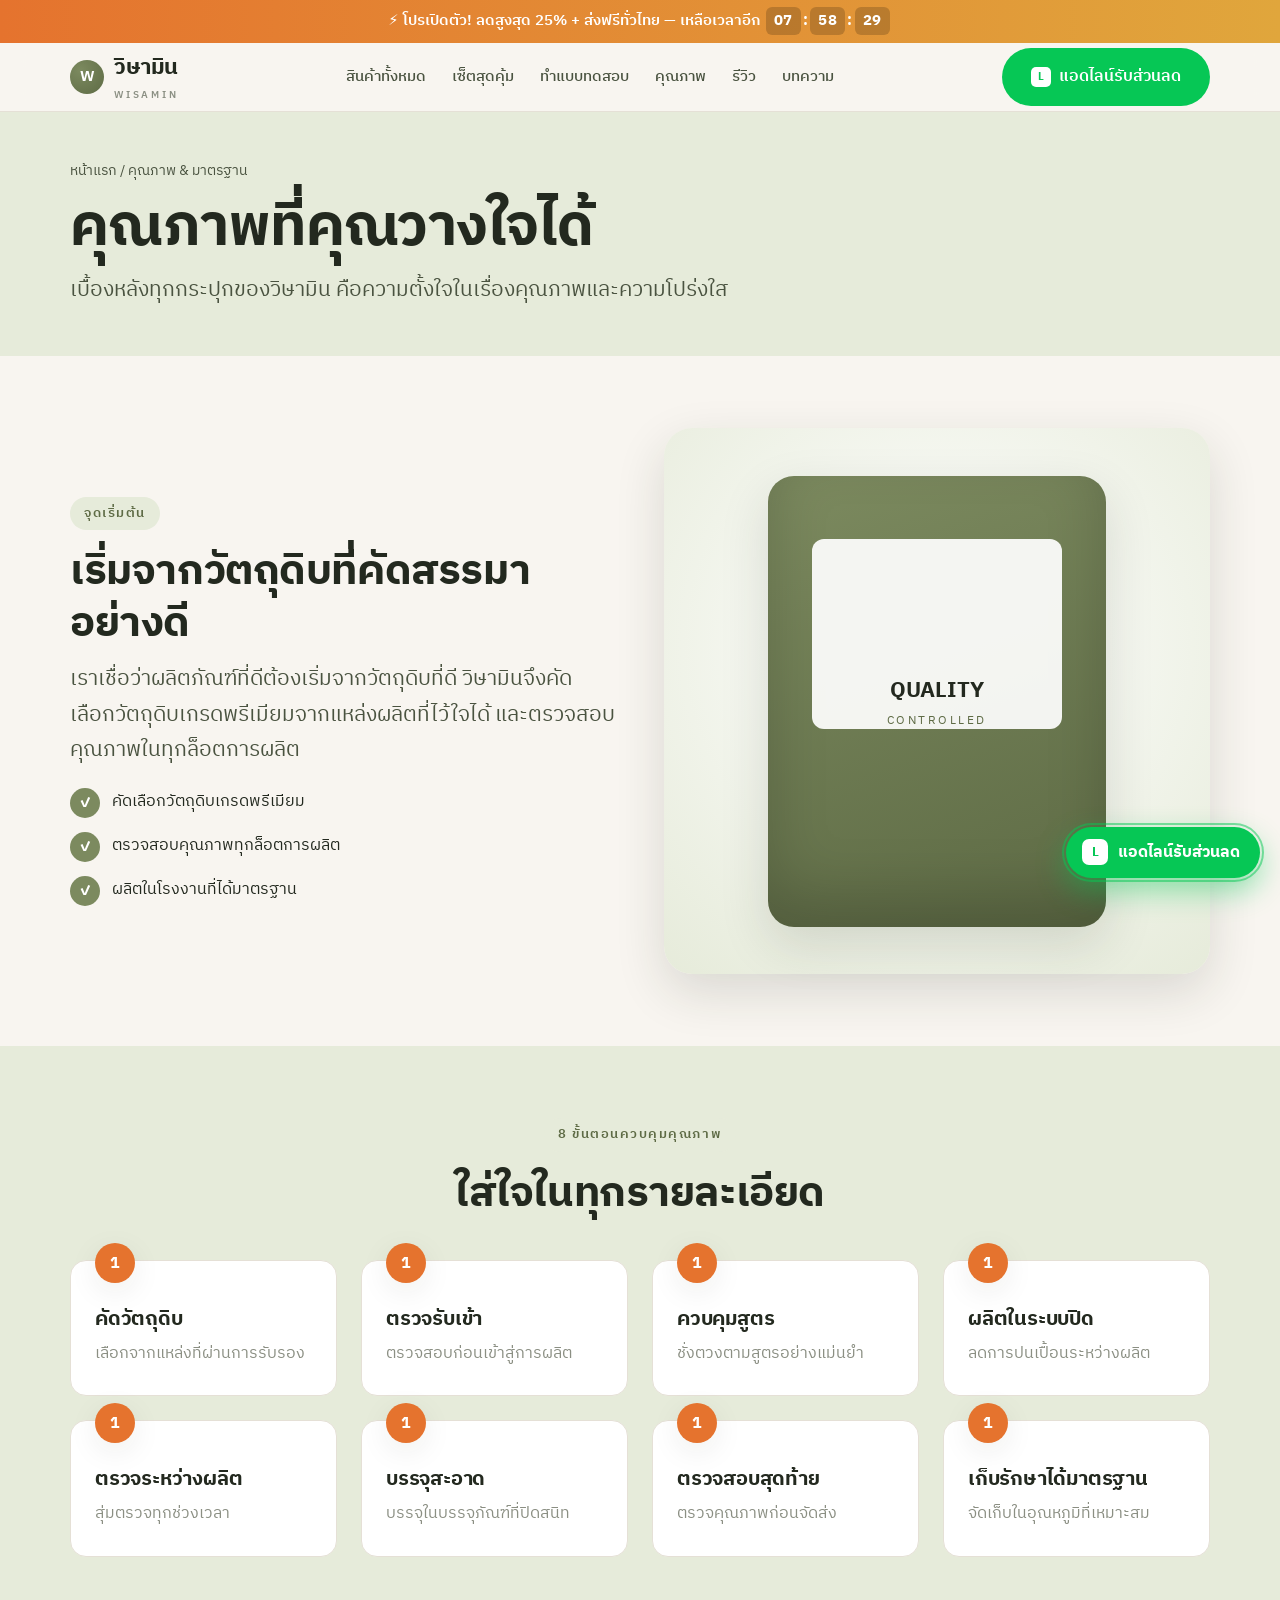
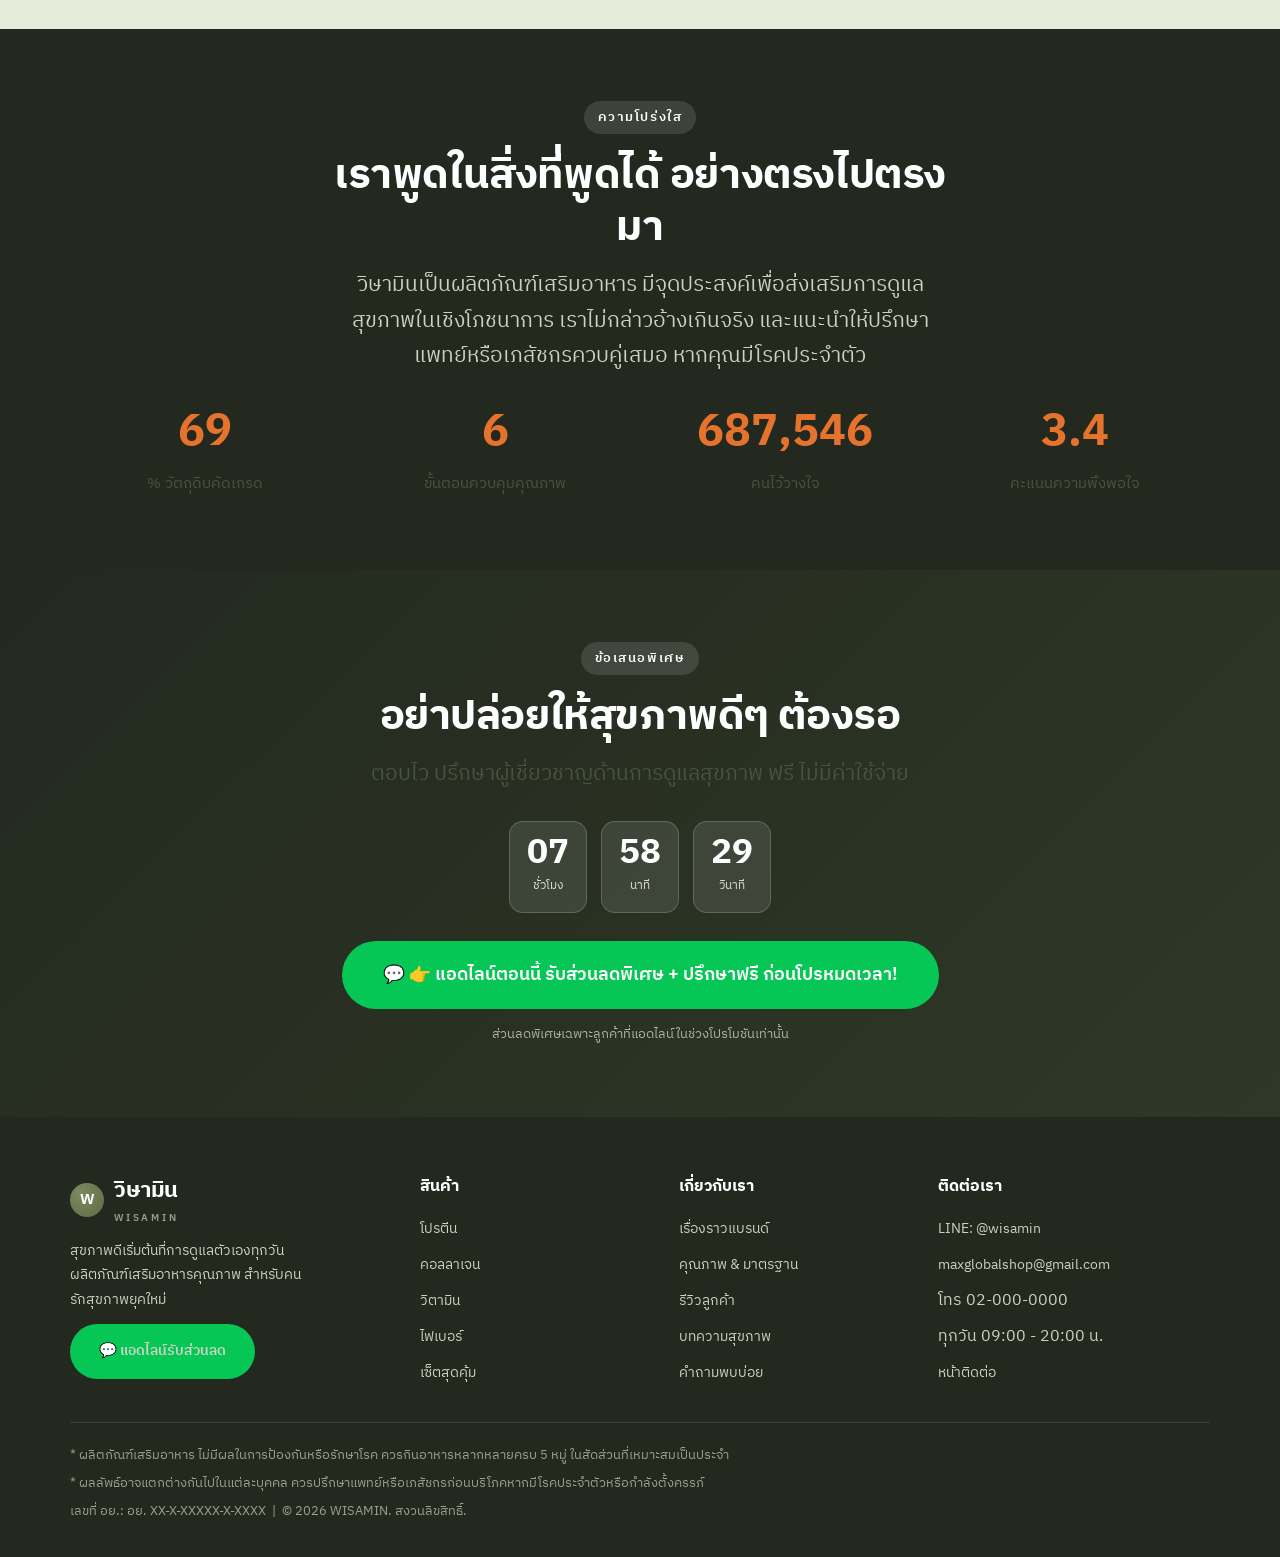
<file: science.html>
<!DOCTYPE html>
<html lang="th">
<head>
<meta charset="UTF-8">
<meta name="viewport" content="width=device-width, initial-scale=1.0">
<title>คุณภาพ & มาตรฐาน — วิษามิน WISAMIN</title>
<meta name="description" content="เบื้องหลังคุณภาพวิษามิน การคัดสรรวัตถุดิบ มาตรฐานการผลิต และความโปร่งใสที่คุณวางใจได้">
<link rel="preconnect" href="https://fonts.googleapis.com">
<link rel="preconnect" href="https://fonts.gstatic.com" crossorigin>
<link href="https://fonts.googleapis.com/css2?family=IBM+Plex+Sans+Thai:wght@400;500;600;700&family=Noto+Sans+Thai:wght@400;500;600;700;800&display=swap" rel="stylesheet">
<link rel="stylesheet" href="css/styles.css">
</head>
<body>
<div data-header></div>

<div class="page-head">
  <div class="container">
    <div class="breadcrumb"><a href="index.html">หน้าแรก</a> / คุณภาพ & มาตรฐาน</div>
    <h1>คุณภาพที่คุณวางใจได้</h1>
    <p class="lead" style="margin-top:8px">เบื้องหลังทุกกระปุกของวิษามิน คือความตั้งใจในเรื่องคุณภาพและความโปร่งใส</p>
  </div>
</div>

<section>
  <div class="container">
    <div class="split">
      <div class="reveal">
        <span class="eyebrow">จุดเริ่มต้น</span>
        <h2>เริ่มจากวัตถุดิบที่คัดสรรมาอย่างดี</h2>
        <p class="lead" style="margin-top:12px">เราเชื่อว่าผลิตภัณฑ์ที่ดีต้องเริ่มจากวัตถุดิบที่ดี วิษามินจึงคัดเลือกวัตถุดิบเกรดพรีเมียมจากแหล่งผลิตที่ไว้ใจได้ และตรวจสอบคุณภาพในทุกล็อตการผลิต</p>
        <ul class="feature-list">
          <li><span class="ic">✓</span> คัดเลือกวัตถุดิบเกรดพรีเมียม</li>
          <li><span class="ic">✓</span> ตรวจสอบคุณภาพทุกล็อตการผลิต</li>
          <li><span class="ic">✓</span> ผลิตในโรงงานที่ได้มาตรฐาน</li>
        </ul>
      </div>
      <div class="reveal hero-visual" style="background:radial-gradient(circle at 50% 40%,#fff,#e6ebda)">
        <div class="hero-jar"><div class="jar-label">QUALITY</div><div class="jar-sub">CONTROLLED</div></div>
      </div>
    </div>
  </div>
</section>

<section class="band">
  <div class="container">
    <div class="text-center reveal" style="max-width:640px;margin:0 auto 40px">
      <span class="eyebrow">8 ขั้นตอนควบคุมคุณภาพ</span>
      <h2>ใส่ใจในทุกรายละเอียด</h2>
    </div>
    <div class="grid grid-4">
      <div class="story-step reveal" style="padding-top:34px"><h3>คัดวัตถุดิบ</h3><p class="muted">เลือกจากแหล่งที่ผ่านการรับรอง</p></div>
      <div class="story-step reveal" style="padding-top:34px"><h3>ตรวจรับเข้า</h3><p class="muted">ตรวจสอบก่อนเข้าสู่การผลิต</p></div>
      <div class="story-step reveal" style="padding-top:34px"><h3>ควบคุมสูตร</h3><p class="muted">ชั่งตวงตามสูตรอย่างแม่นยำ</p></div>
      <div class="story-step reveal" style="padding-top:34px"><h3>ผลิตในระบบปิด</h3><p class="muted">ลดการปนเปื้อนระหว่างผลิต</p></div>
      <div class="story-step reveal" style="padding-top:34px"><h3>ตรวจระหว่างผลิต</h3><p class="muted">สุ่มตรวจทุกช่วงเวลา</p></div>
      <div class="story-step reveal" style="padding-top:34px"><h3>บรรจุสะอาด</h3><p class="muted">บรรจุในบรรจุภัณฑ์ที่ปิดสนิท</p></div>
      <div class="story-step reveal" style="padding-top:34px"><h3>ตรวจสอบสุดท้าย</h3><p class="muted">ตรวจคุณภาพก่อนจัดส่ง</p></div>
      <div class="story-step reveal" style="padding-top:34px"><h3>เก็บรักษาได้มาตรฐาน</h3><p class="muted">จัดเก็บในอุณหภูมิที่เหมาะสม</p></div>
    </div>
  </div>
</section>

<section class="band-dark">
  <div class="container">
    <div class="text-center reveal" style="max-width:620px;margin:0 auto 20px">
      <span class="eyebrow" style="background:rgba(255,255,255,.12);color:#fff">ความโปร่งใส</span>
      <h2 style="color:#fff">เราพูดในสิ่งที่พูดได้ อย่างตรงไปตรงมา</h2>
      <p class="lead" style="margin-top:14px">วิษามินเป็นผลิตภัณฑ์เสริมอาหาร มีจุดประสงค์เพื่อส่งเสริมการดูแลสุขภาพในเชิงโภชนาการ เราไม่กล่าวอ้างเกินจริง และแนะนำให้ปรึกษาแพทย์หรือเภสัชกรควบคู่เสมอ หากคุณมีโรคประจำตัว</p>
    </div>
    <div class="stats reveal" style="margin-top:20px">
      <div class="stat"><b data-count="100">100</b><span>% วัตถุดิบคัดเกรด</span></div>
      <div class="stat"><b data-count="8">8</b><span>ขั้นตอนควบคุมคุณภาพ</span></div>
      <div class="stat"><b data-count="1000000">1,000,000</b><span>คนไว้วางใจ</span></div>
      <div class="stat"><b data-count="4.9" data-decimals="1">4.9</b><span>คะแนนความพึงพอใจ</span></div>
    </div>
  </div>
</section>

<div data-line-cta></div>
<div data-footer></div>

<script src="js/config.js"></script>
<script src="js/products.js"></script>
<script src="js/render.js"></script>
<script src="js/urgency.js"></script>
<script src="js/main.js"></script>
<script>
  document.addEventListener('DOMContentLoaded', function () {
    var slot = document.querySelector('[data-line-cta]');
    if (slot) slot.outerHTML = window.lineCtaBlock();
    if (window.initUrgency) window.initUrgency();
    if (window.initReveal) window.initReveal();
  });
</script>
</body>
</html>
</file>
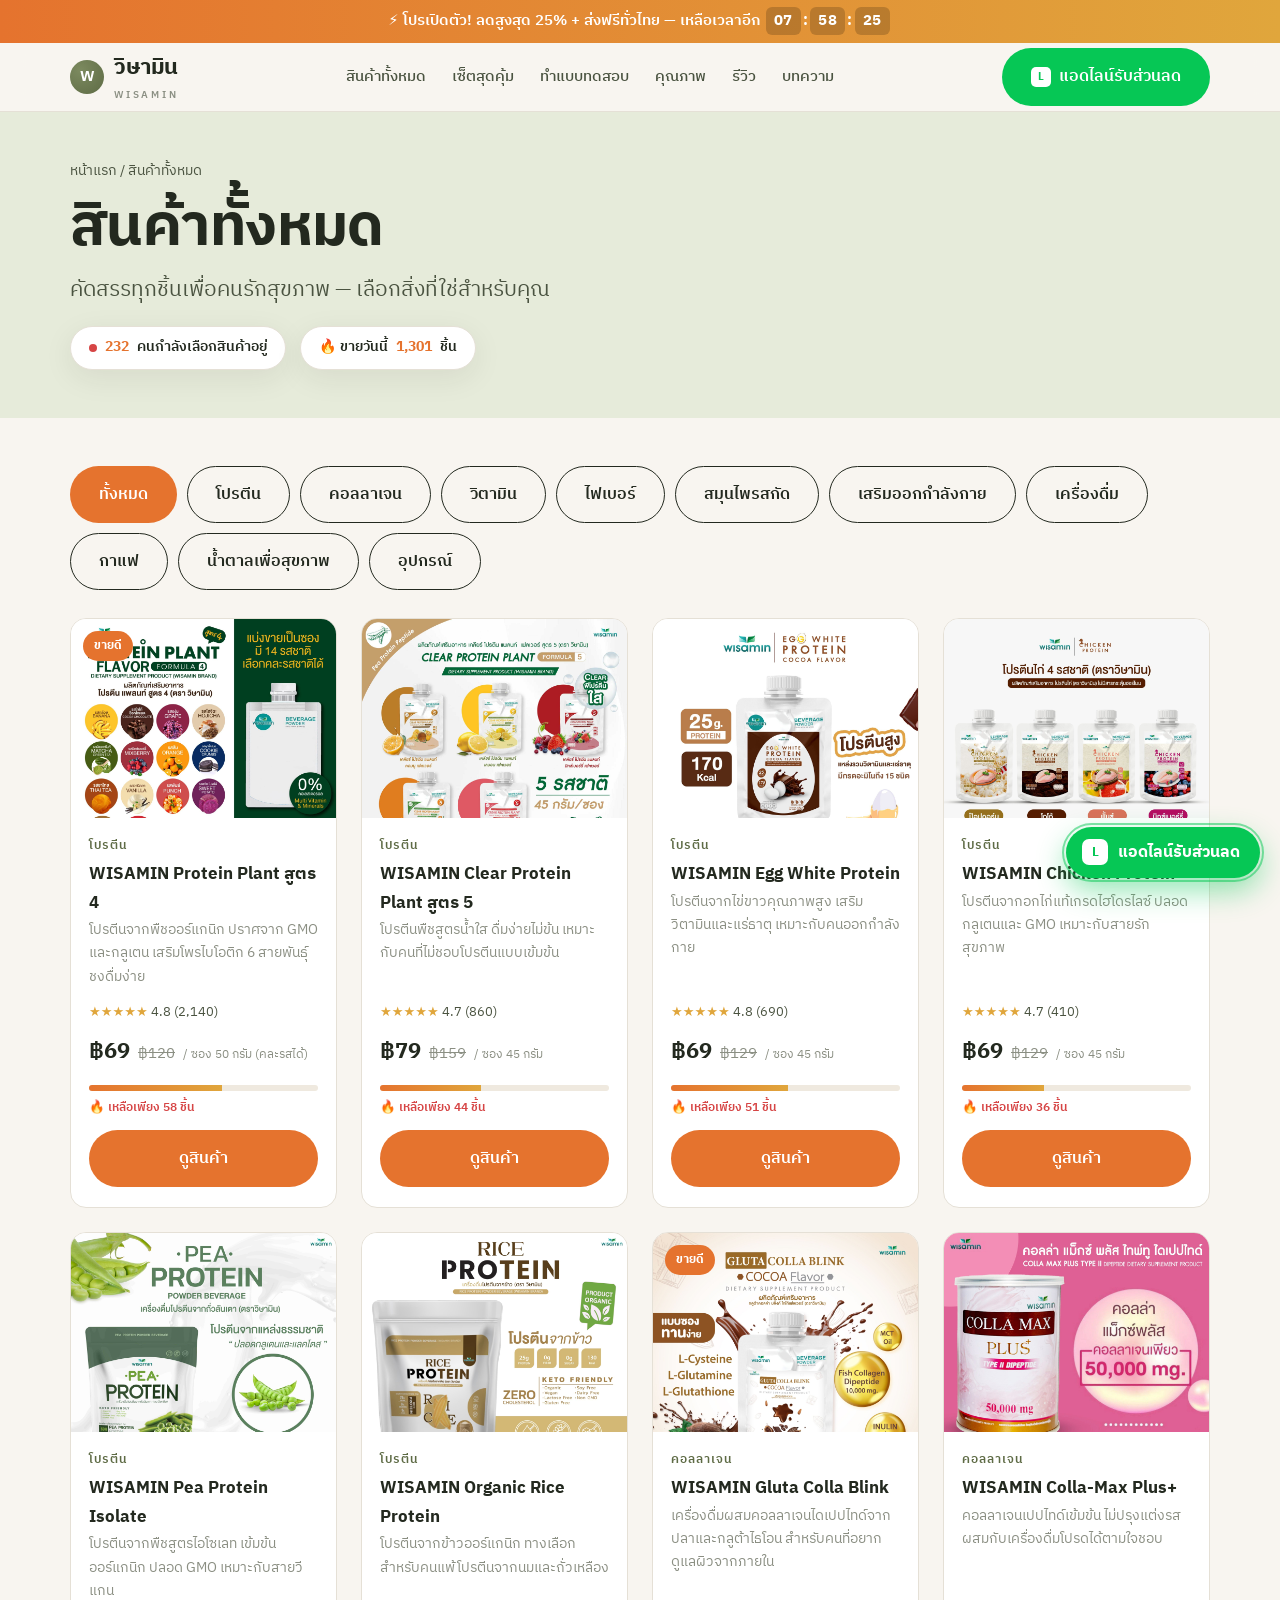
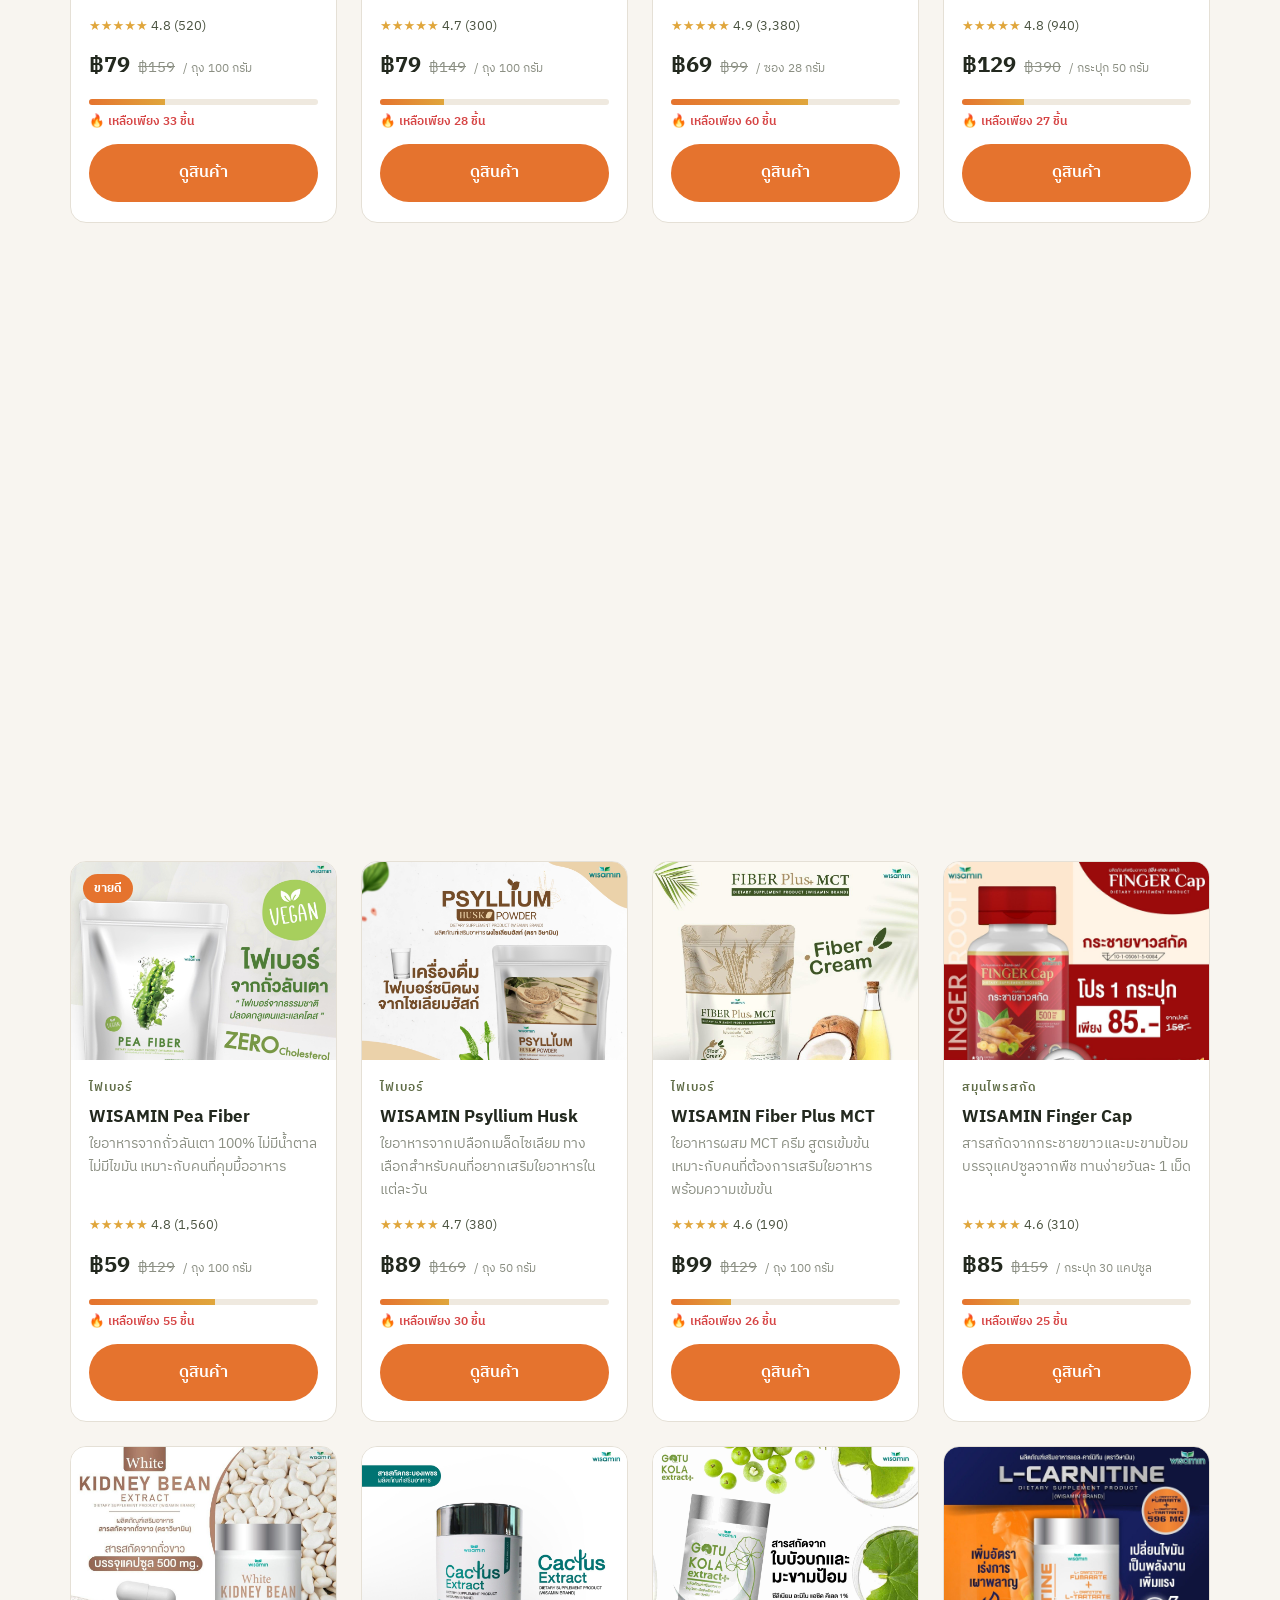
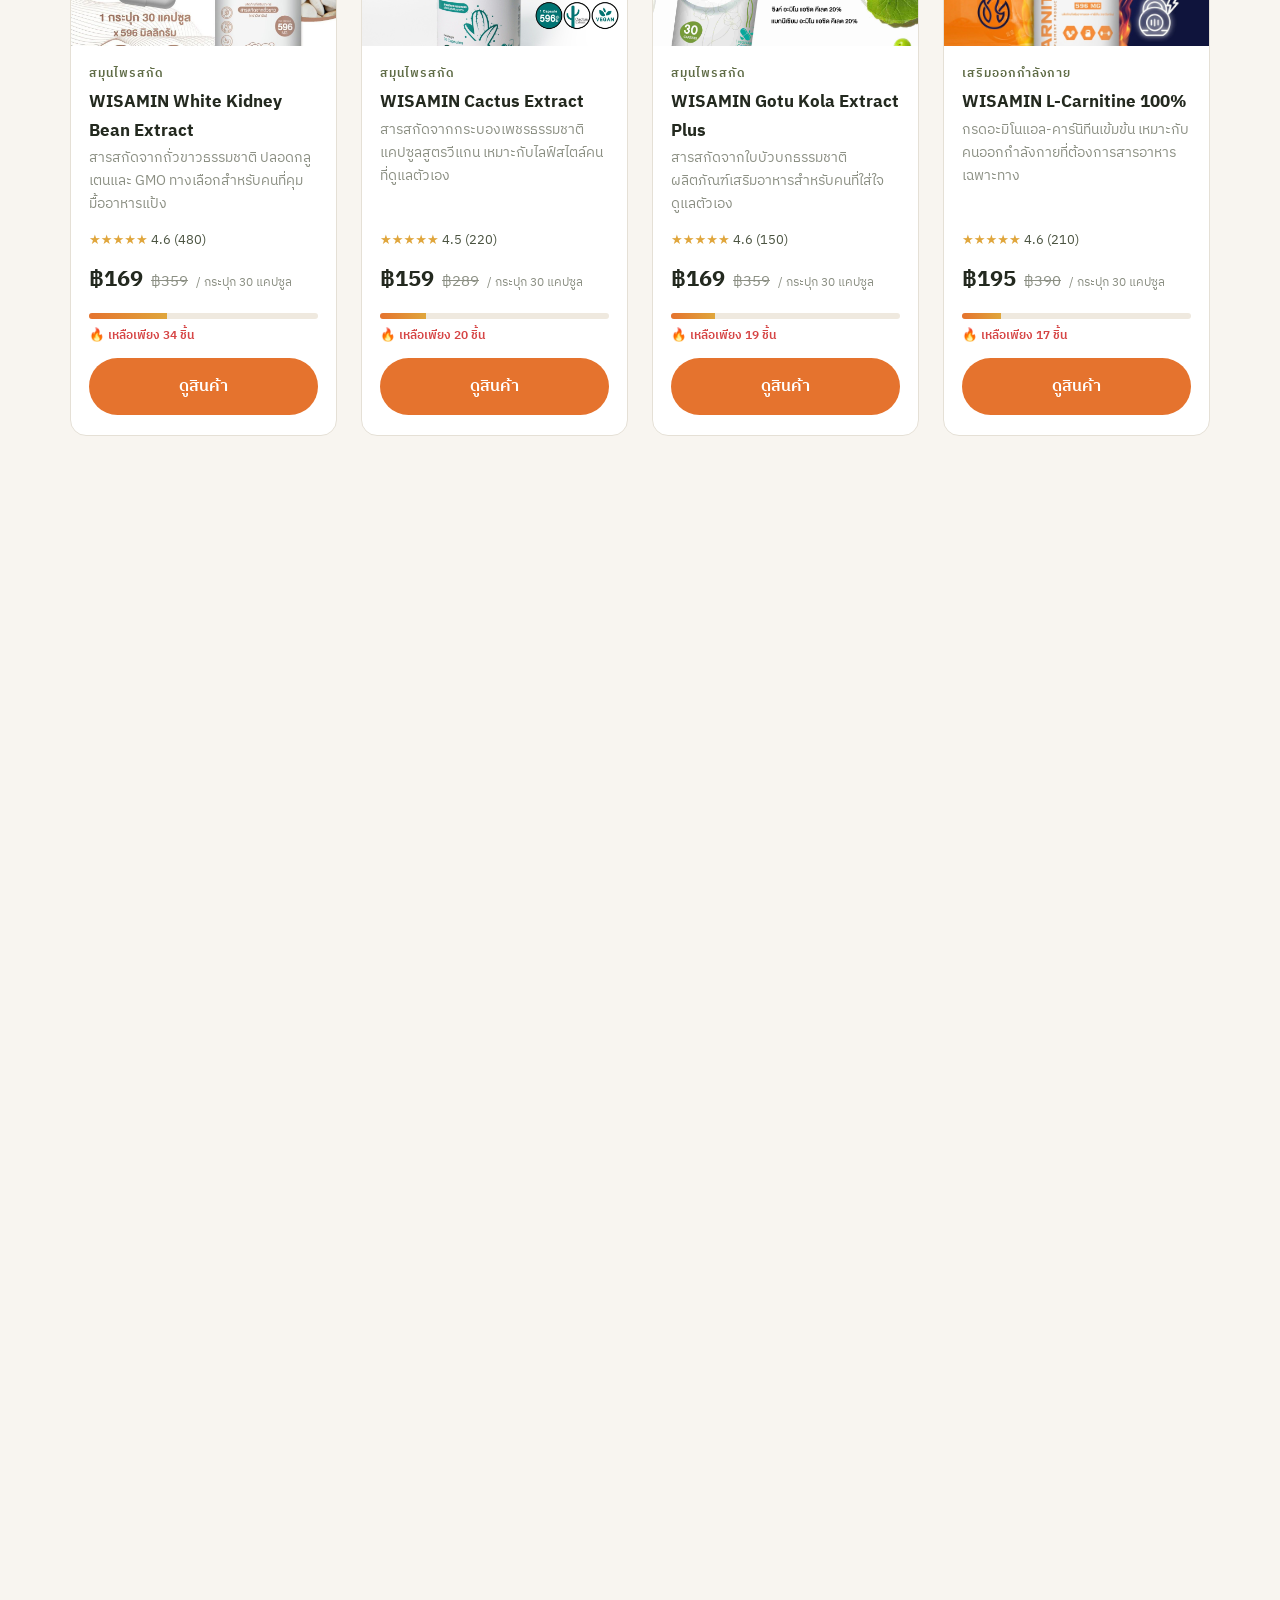
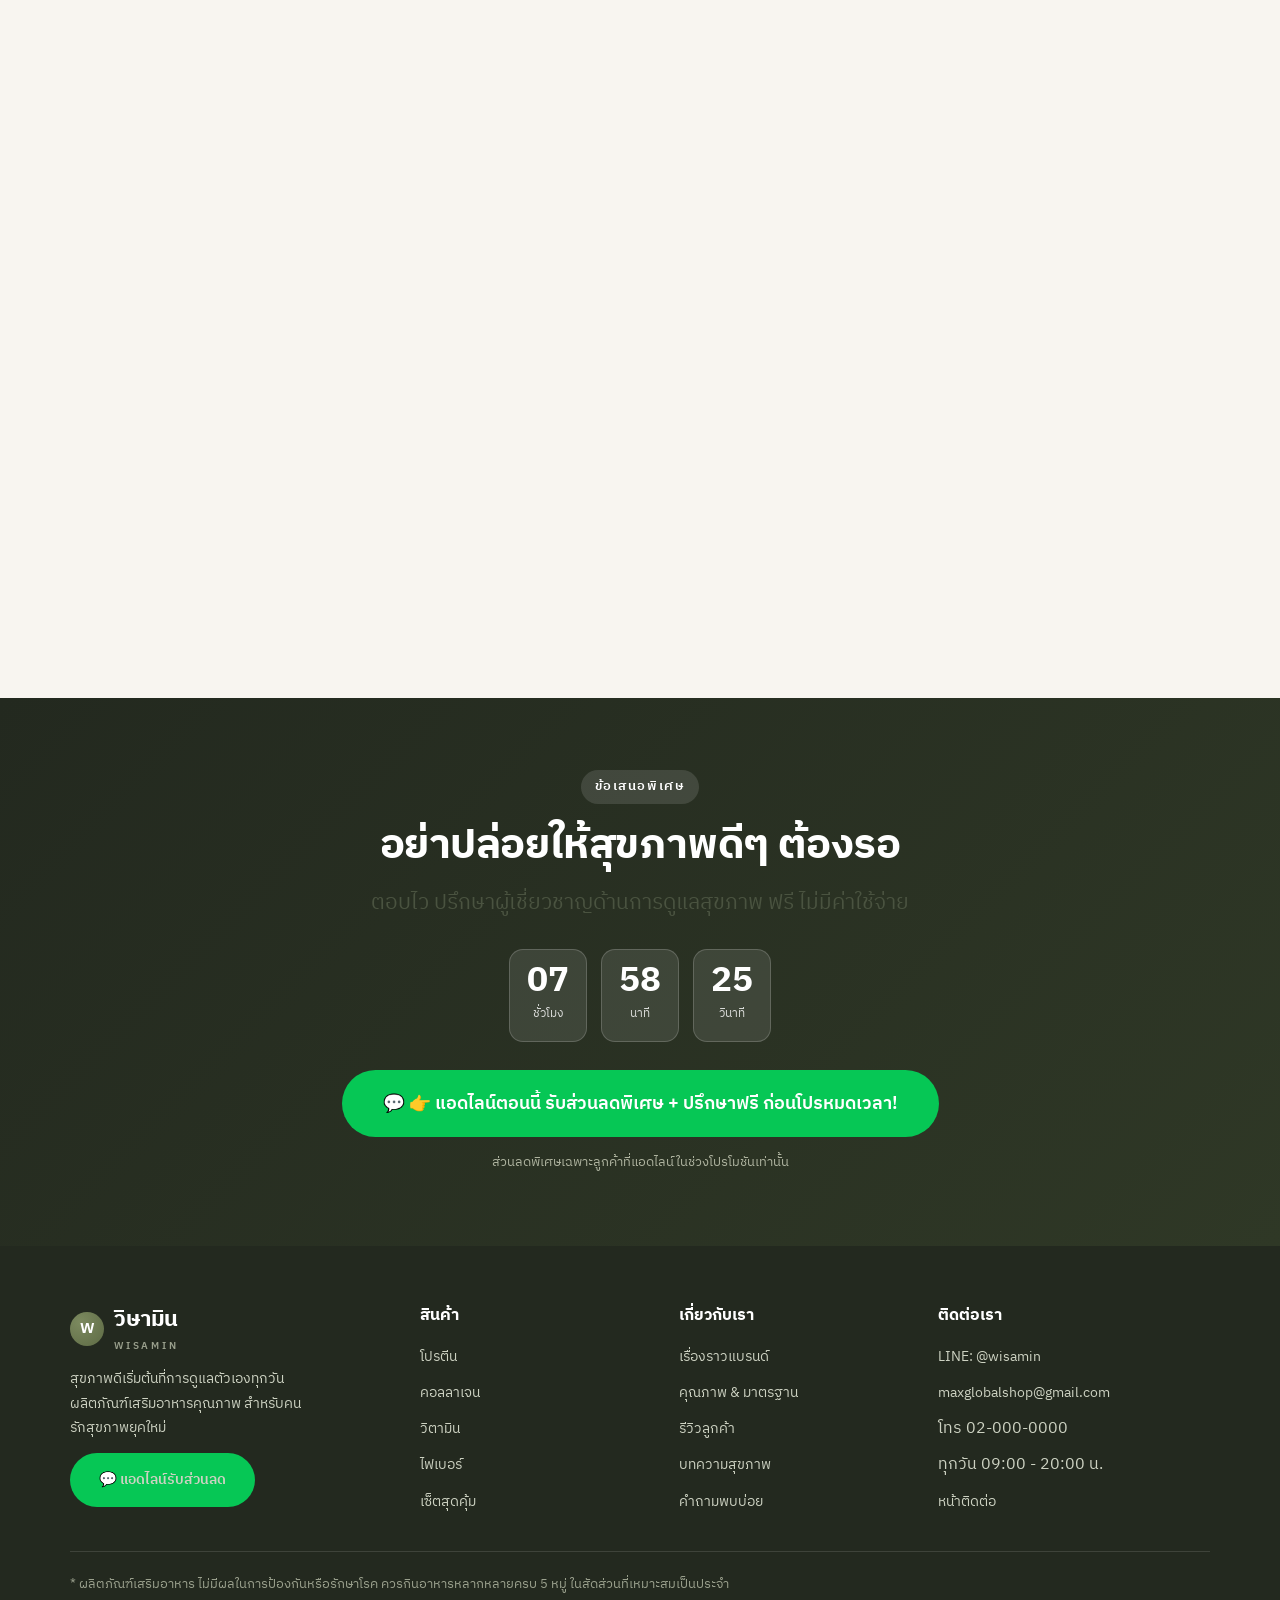
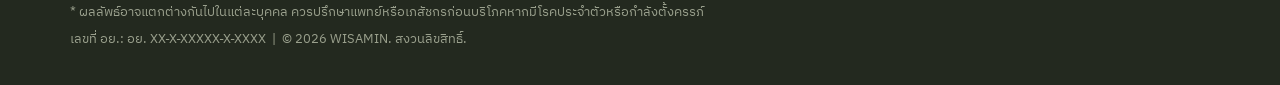
<file: shop.html>
<!DOCTYPE html>
<html lang="th">
<head>
<meta charset="UTF-8">
<meta name="viewport" content="width=device-width, initial-scale=1.0">
<title>สินค้าทั้งหมด — วิษามิน WISAMIN</title>
<meta name="description" content="เลือกซื้อผลิตภัณฑ์เสริมอาหารวิษามิน โปรตีน วิตามิน แคปซูล คุณภาพพรีเมียม ส่งฟรีทั่วไทย">
<link rel="preconnect" href="https://fonts.googleapis.com">
<link rel="preconnect" href="https://fonts.gstatic.com" crossorigin>
<link href="https://fonts.googleapis.com/css2?family=IBM+Plex+Sans+Thai:wght@400;500;600;700&family=Noto+Sans+Thai:wght@400;500;600;700;800&display=swap" rel="stylesheet">
<link rel="stylesheet" href="css/styles.css">
</head>
<body>
<div data-header></div>

<div class="page-head">
  <div class="container">
    <div class="breadcrumb"><a href="index.html">หน้าแรก</a> / สินค้าทั้งหมด</div>
    <h1>สินค้าทั้งหมด</h1>
    <p class="lead" style="margin-top:8px">คัดสรรทุกชิ้นเพื่อคนรักสุขภาพ — เลือกสิ่งที่ใช่สำหรับคุณ</p>
    <div class="livestrip" style="justify-content:flex-start;margin-top:18px">
      <span class="chip"><span class="dot"></span> <b data-live="viewing">247</b> คนกำลังเลือกสินค้าอยู่</span>
      <span class="chip">🔥 ขายวันนี้ <b data-live="soldtoday">1,382</b> ชิ้น</span>
    </div>
  </div>
</div>

<section class="section-sm">
  <div class="container">
    <div class="filter-bar" data-filter-bar style="display:flex;gap:10px;flex-wrap:wrap;margin-bottom:28px"></div>
    <div class="grid grid-4" data-shop-grid></div>
  </div>
</section>

<div data-line-cta></div>
<div data-footer></div>

<script src="js/config.js"></script>
<script src="js/products.js"></script>
<script src="js/render.js"></script>
<script src="js/urgency.js"></script>
<script src="js/main.js"></script>
<script>
  document.addEventListener('DOMContentLoaded', function () {
    var all = window.WISAMIN_PRODUCTS;
    var params = new URLSearchParams(location.search);
    var current = params.get('cat') || 'all';

    document.querySelector('[data-filter-bar]').innerHTML = window.WISAMIN_CATEGORIES.map(function (c) {
      return '<button class="btn btn-outline" data-cat="' + c.key + '">' + c.label + '</button>';
    }).join('');

    function apply(cat) {
      current = cat;
      var list = cat === 'all' ? all : all.filter(function (p) { return p.category === cat; });
      renderGrid('[data-shop-grid]', list);
      document.querySelectorAll('[data-filter-bar] button').forEach(function (b) {
        var on = b.getAttribute('data-cat') === cat;
        b.className = on ? 'btn btn-accent' : 'btn btn-outline';
      });
      if (window.initReveal) window.initReveal();
      if (window.initUrgency) window.initUrgency();
    }

    document.querySelectorAll('[data-filter-bar] button').forEach(function (b) {
      b.addEventListener('click', function () { apply(b.getAttribute('data-cat')); });
    });
    apply(current);

    var slot = document.querySelector('[data-line-cta]');
    if (slot) slot.outerHTML = window.lineCtaBlock();
    if (window.initUrgency) window.initUrgency();
    if (window.initReveal) window.initReveal();
  });
</script>
</body>
</html>
</file>
<file: css/styles.css>
/* ============================================================
   WISAMIN — ระบบดีไซน์รวม (มินิมอล พรีเมียม แนว seed.com)
   ============================================================ */

:root {
  /* พาเลตต์ */
  --cream: #f8f5f0;
  --sand: #efe9df;
  --ink: #23291f;
  --ink-soft: #4a5340;
  --sage: #7c8a5f;
  --sage-dark: #5e6b45;
  --sage-light: #e6ebda;
  --accent: #e5732e;      /* ส้มอบอุ่นสำหรับ CTA */
  --accent-dark: #c85f1f;
  --gold: #e0a63c;
  --line-green: #06c755;  /* สีแบรนด์ LINE */
  --white: #ffffff;
  --muted: #8b8f83;
  --border: #e5e0d6;
  --danger: #d64545;

  --radius: 16px;
  --radius-sm: 10px;
  --radius-lg: 28px;
  --shadow: 0 8px 30px rgba(35,41,31,.08);
  --shadow-lg: 0 18px 50px rgba(35,41,31,.14);
  --maxw: 1180px;
  --font: 'IBM Plex Sans Thai', 'Noto Sans Thai', system-ui, -apple-system, sans-serif;
}

* { box-sizing: border-box; margin: 0; padding: 0; }
html { scroll-behavior: smooth; }
body {
  font-family: var(--font);
  color: var(--ink);
  background: var(--cream);
  line-height: 1.7;
  -webkit-font-smoothing: antialiased;
  overflow-x: hidden;
}
img { max-width: 100%; display: block; }
a { color: inherit; text-decoration: none; }
.container { width: 100%; max-width: var(--maxw); margin: 0 auto; padding: 0 20px; }
section { padding: 72px 0; }
.section-sm { padding: 48px 0; }

h1, h2, h3 { line-height: 1.25; font-weight: 700; letter-spacing: -.01em; }
h1 { font-size: clamp(2rem, 5vw, 3.6rem); }
h2 { font-size: clamp(1.6rem, 3.5vw, 2.6rem); }
h3 { font-size: 1.25rem; }
.lead { font-size: clamp(1.05rem, 2vw, 1.3rem); color: var(--ink-soft); }
.eyebrow {
  display: inline-block; font-size: .8rem; font-weight: 600; letter-spacing: .12em;
  text-transform: uppercase; color: var(--sage-dark); background: var(--sage-light);
  padding: 6px 14px; border-radius: 100px; margin-bottom: 16px;
}
.text-center { text-align: center; }
.muted { color: var(--muted); }

/* ---------- ปุ่ม ---------- */
.btn {
  display: inline-flex; align-items: center; justify-content: center; gap: 8px;
  font-family: inherit; font-size: 1rem; font-weight: 600; cursor: pointer;
  padding: 14px 28px; border-radius: 100px; border: 1.5px solid transparent;
  transition: transform .15s ease, box-shadow .2s ease, background .2s ease;
  white-space: nowrap;
}
.btn:hover { transform: translateY(-2px); }
.btn:active { transform: translateY(0); }
.btn-primary { background: var(--ink); color: var(--white); }
.btn-primary:hover { background: #000; box-shadow: var(--shadow); }
.btn-accent { background: var(--accent); color: var(--white); }
.btn-accent:hover { background: var(--accent-dark); box-shadow: 0 10px 24px rgba(229,115,46,.35); }
.btn-line { background: var(--line-green); color: var(--white); }
.btn-line:hover { background: #05b34c; box-shadow: 0 10px 24px rgba(6,199,85,.35); }
.btn-outline { background: transparent; color: var(--ink); border-color: var(--ink); }
.btn-outline:hover { background: var(--ink); color: var(--white); }
.btn-lg { padding: 18px 40px; font-size: 1.1rem; }
.btn-block { display: flex; width: 100%; }

/* ---------- แถบเร่งด่วนบนสุด ---------- */
.urgency-bar {
  background: linear-gradient(90deg, var(--accent), var(--gold));
  color: var(--white); text-align: center; font-size: .92rem; font-weight: 600;
  padding: 9px 16px; position: relative; z-index: 60;
}
.urgency-bar strong { font-variant-numeric: tabular-nums; letter-spacing: .5px; }
.urgency-bar .cd { background: rgba(0,0,0,.18); padding: 2px 8px; border-radius: 6px; margin: 0 2px; }

/* ---------- Header ---------- */
.site-header {
  position: sticky; top: 0; z-index: 50; background: rgba(248,245,240,.9);
  backdrop-filter: blur(12px); border-bottom: 1px solid var(--border);
}
.nav { display: flex; align-items: center; justify-content: space-between; height: 68px; }
.brand { display: flex; align-items: center; gap: 10px; font-weight: 700; font-size: 1.35rem; letter-spacing: -.02em; }
.brand .logo-mark {
  width: 34px; height: 34px; border-radius: 50%;
  background: radial-gradient(circle at 30% 30%, var(--sage), var(--sage-dark));
  display: grid; place-items: center; color: #fff; font-size: .95rem; font-weight: 800;
}
.brand small { display: block; font-size: .62rem; letter-spacing: .28em; color: var(--muted); font-weight: 600; }
.nav-links { display: flex; align-items: center; gap: 26px; list-style: none; }
.nav-links a { font-size: .95rem; font-weight: 500; color: var(--ink-soft); transition: color .15s; }
.nav-links a:hover { color: var(--ink); }
.nav-actions { display: flex; align-items: center; gap: 12px; }
.nav-toggle { display: none; background: none; border: none; cursor: pointer; flex-direction: column; gap: 5px; padding: 8px; }
.nav-toggle span { width: 24px; height: 2px; background: var(--ink); border-radius: 2px; transition: .25s; }

/* ---------- Hero ---------- */
.hero { background: linear-gradient(160deg, var(--sage-light) 0%, var(--cream) 55%); overflow: hidden; }
.hero-grid { display: grid; grid-template-columns: 1.05fr .95fr; gap: 40px; align-items: center; }
.hero h1 { margin-bottom: 18px; }
.hero .lead { margin-bottom: 28px; max-width: 34ch; }
.hero-cta { display: flex; gap: 14px; flex-wrap: wrap; margin-bottom: 26px; }
.hero-trust { display: flex; align-items: center; gap: 18px; flex-wrap: wrap; font-size: .9rem; color: var(--ink-soft); }
.hero-trust .stars { color: var(--gold); letter-spacing: 2px; }
.hero-visual {
  position: relative; aspect-ratio: 1/1; border-radius: var(--radius-lg);
  background: radial-gradient(circle at 60% 40%, #fff 0%, var(--sand) 70%);
  display: grid; place-items: center; box-shadow: var(--shadow-lg);
}
.hero-jar {
  width: 62%; aspect-ratio: 3/4; border-radius: 26px;
  background: linear-gradient(160deg, var(--sage) 0%, var(--sage-dark) 100%);
  box-shadow: inset 0 -30px 60px rgba(0,0,0,.18), var(--shadow-lg);
  display: flex; flex-direction: column; align-items: center; justify-content: center;
  color: #fff; text-align: center; position: relative;
}
.hero-jar::before {
  content: ''; position: absolute; top: 14%; width: 74%; height: 42%;
  background: rgba(255,255,255,.92); border-radius: 12px;
}
.hero-jar .jar-label { position: relative; z-index: 2; color: var(--ink); font-weight: 800; font-size: 1.4rem; }
.hero-jar .jar-sub { position: relative; z-index: 2; color: var(--sage-dark); font-size: .78rem; letter-spacing: .2em; }
.floating-badge {
  position: absolute; background: #fff; border-radius: 14px; box-shadow: var(--shadow);
  padding: 10px 14px; font-size: .82rem; font-weight: 600; display: flex; align-items: center; gap: 8px;
}
.floating-badge .dot { width: 8px; height: 8px; border-radius: 50%; background: var(--line-green); animation: pulse 1.6s infinite; }
.fb-1 { top: 8%; left: -4%; }
.fb-2 { bottom: 10%; right: -4%; }

/* ---------- Live stat strip ---------- */
.livestrip {
  display: flex; gap: 14px; justify-content: center; flex-wrap: wrap; margin-top: 6px;
}
.livestrip .chip {
  background: #fff; border: 1px solid var(--border); border-radius: 100px;
  padding: 9px 18px; font-size: .88rem; font-weight: 600; display: flex; align-items: center; gap: 8px; box-shadow: var(--shadow);
}
.livestrip .dot { width: 8px; height: 8px; border-radius: 50%; background: var(--danger); animation: pulse 1.4s infinite; }
.livestrip b { color: var(--accent); font-variant-numeric: tabular-nums; }

/* ---------- การ์ดสินค้า ---------- */
.grid { display: grid; gap: 24px; }
.grid-4 { grid-template-columns: repeat(4, 1fr); }
.grid-3 { grid-template-columns: repeat(3, 1fr); }
.grid-2 { grid-template-columns: repeat(2, 1fr); }
.product-card {
  background: #fff; border-radius: var(--radius); overflow: hidden; border: 1px solid var(--border);
  display: flex; flex-direction: column; transition: transform .2s, box-shadow .2s; position: relative;
}
.product-card:hover { transform: translateY(-6px); box-shadow: var(--shadow-lg); }
.product-thumb { aspect-ratio: 4/3; display: grid; place-items: center; position: relative; overflow: hidden; }
.product-photo { width: 100%; height: 100%; object-fit: cover; }
.product-thumb .mini-jar {
  width: 46%; aspect-ratio: 3/4; border-radius: 16px; box-shadow: var(--shadow);
  display: flex; align-items: center; justify-content: center; color: #fff; font-weight: 800; font-size: .8rem; text-align: center; padding: 8px;
}
.product-badge {
  position: absolute; top: 12px; left: 12px; background: var(--ink); color: #fff;
  font-size: .72rem; font-weight: 700; padding: 5px 11px; border-radius: 100px;
}
.product-badge.hot { background: var(--accent); }
.product-body { padding: 18px 18px 20px; display: flex; flex-direction: column; flex: 1; }
.product-cat { font-size: .74rem; font-weight: 600; color: var(--sage-dark); letter-spacing: .08em; text-transform: uppercase; }
.product-name { font-size: 1.05rem; font-weight: 700; margin: 4px 0 2px; }
.product-sub { font-size: .85rem; color: var(--muted); margin-bottom: 12px; flex: 1; }
.product-rating { font-size: .82rem; color: var(--ink-soft); margin-bottom: 10px; }
.product-rating .stars { color: var(--gold); }
.price-row { display: flex; align-items: baseline; gap: 8px; margin-bottom: 14px; }
.price-now { font-size: 1.4rem; font-weight: 800; color: var(--ink); }
.price-old { font-size: .95rem; color: var(--muted); text-decoration: line-through; }
.price-unit { font-size: .78rem; color: var(--muted); }
.stock-hint { font-size: .78rem; color: var(--danger); font-weight: 600; margin-bottom: 12px; }
.stock-bar { height: 6px; background: var(--sand); border-radius: 100px; overflow: hidden; margin-bottom: 6px; }
.stock-bar > i { display: block; height: 100%; background: linear-gradient(90deg, var(--accent), var(--gold)); }

/* ---------- แถบส่วนต่างๆ ---------- */
.band { background: var(--sage-light); }
.band-dark { background: var(--ink); color: var(--cream); }
.band-dark .lead, .band-dark .muted { color: #cdd2c2; }
.split { display: grid; grid-template-columns: 1fr 1fr; gap: 48px; align-items: center; }
.feature-list { list-style: none; display: grid; gap: 14px; margin-top: 20px; }
.feature-list li { display: flex; gap: 12px; align-items: flex-start; }
.feature-list .ic {
  flex: none; width: 30px; height: 30px; border-radius: 50%; background: var(--sage);
  color: #fff; display: grid; place-items: center; font-weight: 700; font-size: .9rem;
}

/* ---------- Storytelling ---------- */
.story { background: linear-gradient(180deg, var(--cream), var(--sand)); }
.story-steps { display: grid; grid-template-columns: repeat(3,1fr); gap: 26px; margin-top: 40px; counter-reset: step; }
.story-step { background: #fff; border-radius: var(--radius); padding: 28px 24px; border: 1px solid var(--border); position: relative; }
.story-step::before {
  counter-increment: step; content: counter(step); position: absolute; top: -18px; left: 24px;
  width: 40px; height: 40px; border-radius: 50%; background: var(--accent); color: #fff;
  display: grid; place-items: center; font-weight: 800; box-shadow: var(--shadow);
}
.story-step h3 { margin: 12px 0 8px; }

/* ---------- ตัวเลขสถิติ ---------- */
.stats { display: grid; grid-template-columns: repeat(4,1fr); gap: 20px; text-align: center; }
.stat b { display: block; font-size: clamp(1.8rem,4vw,2.8rem); font-weight: 800; color: var(--accent); font-variant-numeric: tabular-nums; }
.stat span { font-size: .92rem; color: var(--ink-soft); }

/* ---------- รีวิว ---------- */
.review-card { background: #fff; border-radius: var(--radius); padding: 26px; border: 1px solid var(--border); box-shadow: var(--shadow); }
.review-card .stars { color: var(--gold); letter-spacing: 2px; margin-bottom: 10px; }
.review-card p { color: var(--ink-soft); margin-bottom: 16px; }
.review-who { display: flex; align-items: center; gap: 12px; }
.review-who .av { width: 42px; height: 42px; border-radius: 50%; background: var(--sage); color: #fff; display: grid; place-items: center; font-weight: 700; }
.review-who small { color: var(--muted); }

/* ---------- Big countdown block ---------- */
.cta-final { background: linear-gradient(135deg, var(--ink), #2f3826); color: #fff; text-align: center; }
.cta-final h2 { color: #fff; }
.countdown-big { display: flex; justify-content: center; gap: 14px; margin: 28px 0; }
.cd-unit { background: rgba(255,255,255,.1); border: 1px solid rgba(255,255,255,.18); border-radius: 14px; padding: 14px 8px; min-width: 78px; }
.cd-unit b { display: block; font-size: 2.2rem; font-weight: 800; font-variant-numeric: tabular-nums; line-height: 1; }
.cd-unit span { font-size: .78rem; opacity: .8; }

/* ---------- LINE floating ---------- */
.line-float {
  position: fixed; right: 20px; bottom: 22px; z-index: 80; display: flex; align-items: center; gap: 10px;
  background: var(--line-green); color: #fff; padding: 12px 20px 12px 16px; border-radius: 100px;
  box-shadow: 0 12px 30px rgba(6,199,85,.45); font-weight: 700; animation: bob 2.4s ease-in-out infinite;
}
.line-float:hover { transform: scale(1.05); }
.line-float .li { width: 26px; height: 26px; border-radius: 7px; background: #fff; color: var(--line-green); display: grid; place-items: center; font-weight: 800; font-size: .8rem; }
.line-float::after {
  content: ''; position: absolute; inset: -4px; border-radius: 100px;
  border: 2px solid var(--line-green); opacity: .5; animation: ring 2s infinite;
}

/* ---------- Social proof toast ---------- */
.sp-toast {
  position: fixed; left: 20px; bottom: 22px; z-index: 75; background: #fff; color: var(--ink);
  border-radius: 14px; box-shadow: var(--shadow-lg); padding: 12px 16px; max-width: 320px;
  display: flex; gap: 12px; align-items: center; border: 1px solid var(--border);
  transform: translateY(140%); opacity: 0; transition: transform .5s cubic-bezier(.2,.8,.2,1), opacity .5s;
}
.sp-toast.show { transform: translateY(0); opacity: 1; }
.sp-toast .sp-ic { flex: none; width: 40px; height: 40px; border-radius: 10px; background: var(--sage-light); display: grid; place-items: center; font-size: 1.2rem; }
.sp-toast b { font-size: .9rem; }
.sp-toast small { display: block; font-size: .78rem; color: var(--muted); }

/* ---------- Footer ---------- */
.site-footer { background: var(--ink); color: #cdd2c2; padding: 56px 0 28px; }
.footer-grid { display: grid; grid-template-columns: 1.4fr 1fr 1fr 1.2fr; gap: 32px; }
.site-footer h4 { color: #fff; font-size: 1rem; margin-bottom: 14px; }
.site-footer ul { list-style: none; display: grid; gap: 9px; }
.site-footer a { color: #cdd2c2; font-size: .9rem; }
.site-footer a:hover { color: #fff; }
.footer-brand p { font-size: .9rem; margin: 12px 0; max-width: 30ch; }
.footer-disclaimer { border-top: 1px solid rgba(255,255,255,.12); margin-top: 36px; padding-top: 22px; font-size: .8rem; color: #9aa08d; }
.footer-disclaimer p { margin-bottom: 6px; }

/* ---------- ทั่วไป ---------- */
.reveal { opacity: 0; transform: translateY(24px); transition: opacity .6s ease, transform .6s ease; }
.reveal.in { opacity: 1; transform: none; }
.pill { display: inline-block; background: var(--sage-light); color: var(--sage-dark); font-size: .8rem; font-weight: 600; padding: 5px 12px; border-radius: 100px; }
.divider { height: 1px; background: var(--border); border: 0; }
.note { font-size: .82rem; color: var(--muted); }

/* ---------- Breadcrumb / page head ---------- */
.page-head { background: var(--sage-light); padding: 48px 0; }
.breadcrumb { font-size: .85rem; color: var(--ink-soft); margin-bottom: 10px; }
.breadcrumb a:hover { color: var(--ink); text-decoration: underline; }

/* ---------- Animations ---------- */
@keyframes pulse { 0%,100% { transform: scale(1); opacity: 1; } 50% { transform: scale(1.5); opacity: .5; } }
@keyframes bob { 0%,100% { transform: translateY(0); } 50% { transform: translateY(-6px); } }
@keyframes ring { 0% { transform: scale(1); opacity: .5; } 100% { transform: scale(1.25); opacity: 0; } }

/* ---------- Responsive ---------- */
@media (max-width: 960px) {
  .grid-4 { grid-template-columns: repeat(2,1fr); }
  .footer-grid { grid-template-columns: 1fr 1fr; }
}
@media (max-width: 820px) {
  section { padding: 52px 0; }
  .nav-links {
    position: fixed; inset: 68px 0 auto 0; background: var(--cream); flex-direction: column;
    padding: 20px; gap: 6px; border-bottom: 1px solid var(--border); transform: translateY(-140%);
    transition: transform .3s ease; box-shadow: var(--shadow); z-index: 49;
  }
  .nav-links.open { transform: translateY(0); }
  .nav-links a { padding: 10px 0; width: 100%; }
  .nav-toggle { display: flex; }
  .hero-grid, .split, .story-steps, .stats { grid-template-columns: 1fr; }
  .story-steps { gap: 34px; }
  .hero-visual { max-width: 380px; margin: 0 auto; }
  .grid-3 { grid-template-columns: 1fr; }
  .stats { grid-template-columns: repeat(2,1fr); gap: 28px; }
  .desktop-only { display: none; }
}
@media (max-width: 520px) {
  .grid-4, .grid-2 { grid-template-columns: 1fr; }
  .footer-grid { grid-template-columns: 1fr; }
  .countdown-big { gap: 8px; }
  .cd-unit { min-width: 64px; padding: 10px 6px; }
  .cd-unit b { font-size: 1.7rem; }
  .line-float span.txt { display: none; }
  .hero-cta .btn { flex: 1; }
}
</file>
